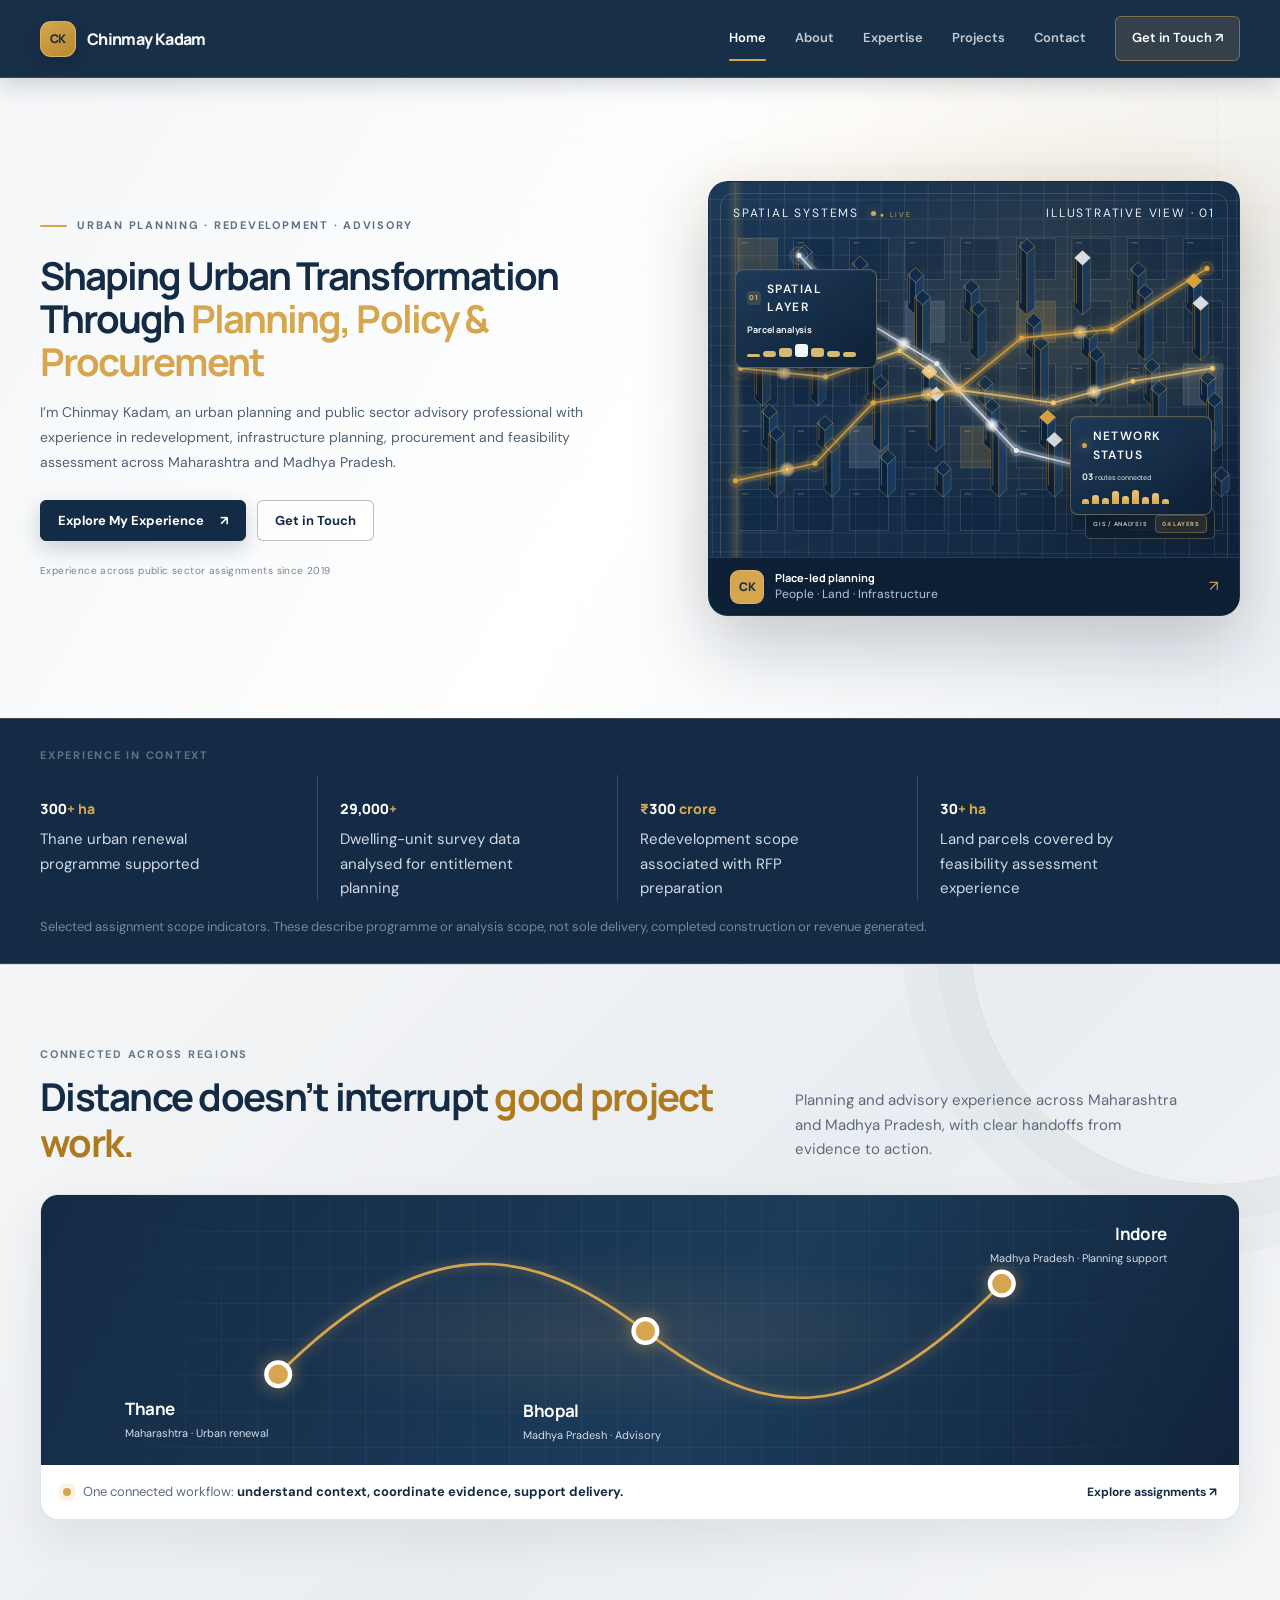
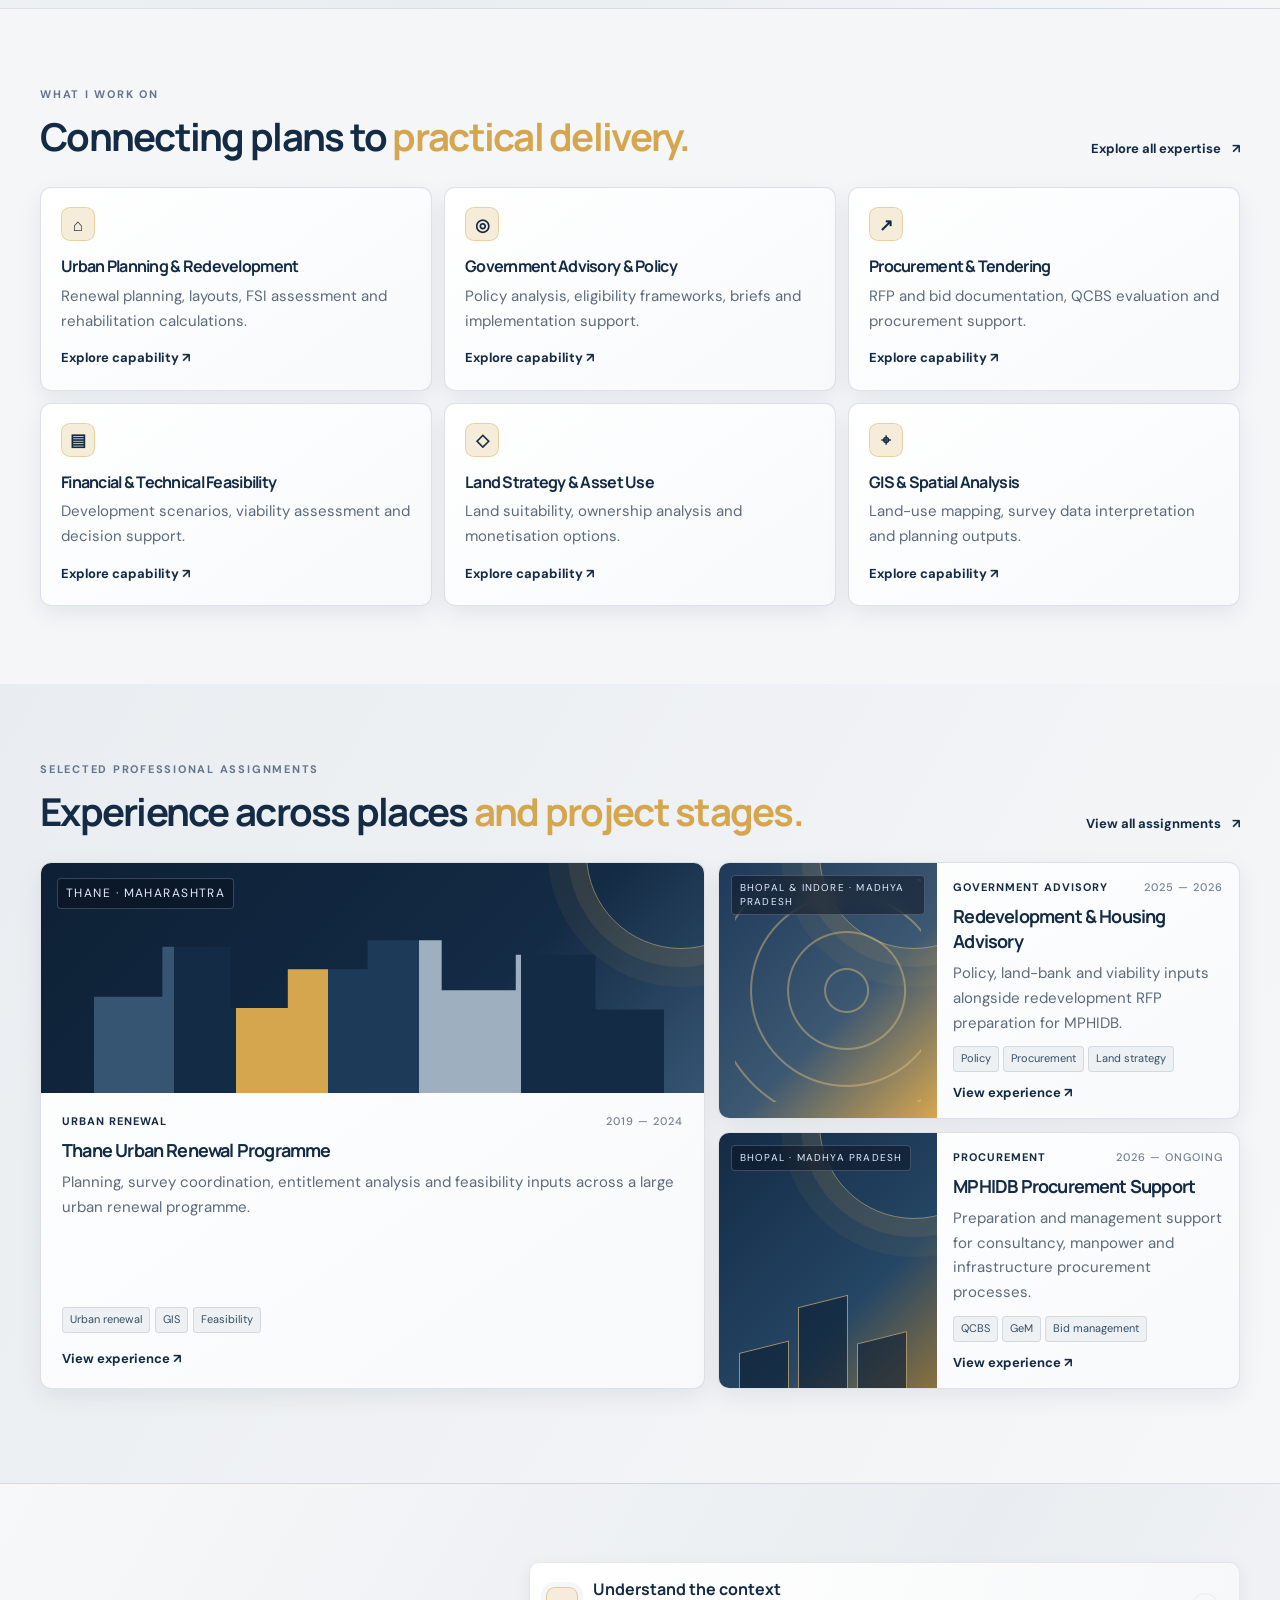
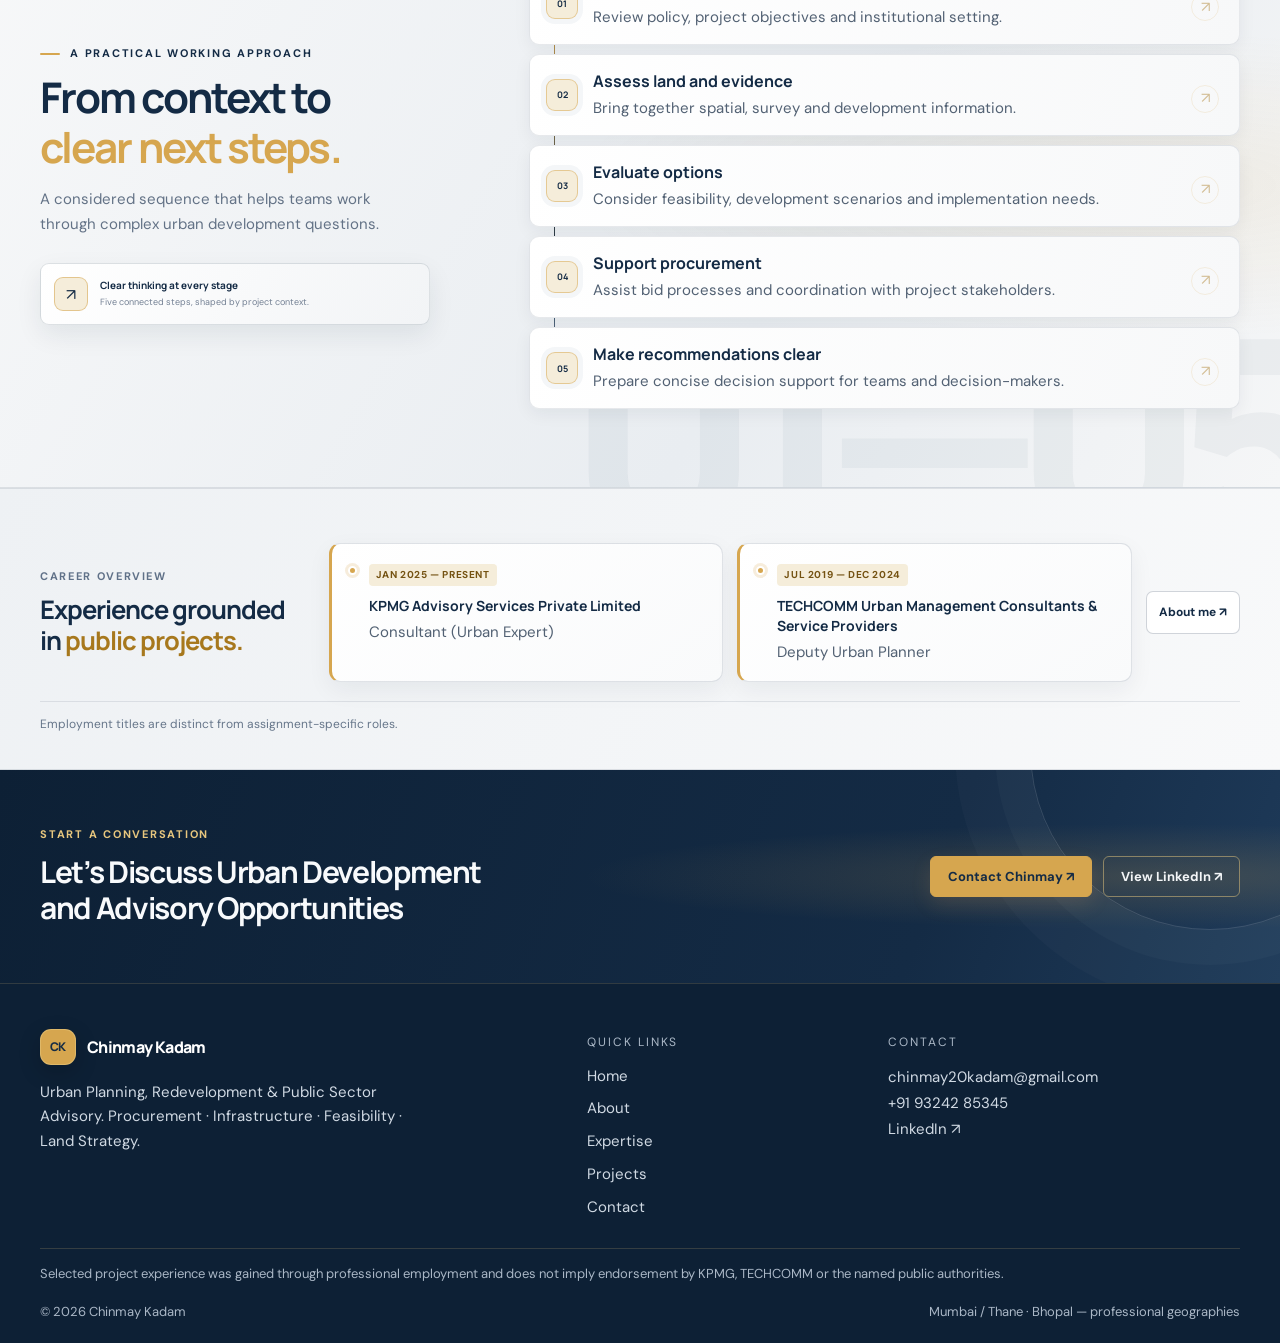
<file: index.html>
<!doctype html>
<html lang="en">
<head>
  <meta charset="utf-8"><meta name="viewport" content="width=device-width, initial-scale=1">
  <title>Chinmay Kadam | Urban Planning & Public Sector Advisory</title>
  <meta name="description" content="Urban planning, redevelopment, procurement and public sector advisory experience across Maharashtra and Madhya Pradesh.">
  <meta name="theme-color" content="#10243a"><link rel="preconnect" href="https://fonts.googleapis.com"><link rel="preconnect" href="https://fonts.gstatic.com" crossorigin>
  <link href="https://fonts.googleapis.com/css2?family=DM+Sans:wght@400;500;600;700&family=Manrope:wght@400;500;600;700;800&display=swap" rel="stylesheet">
  <link href="https://cdn.jsdelivr.net/npm/bootstrap@5.3.3/dist/css/bootstrap.min.css" rel="stylesheet"><link rel="stylesheet" href="assets/css/site.css">
  <script type="application/ld+json">{"@context":"https://schema.org","@type":"Person","name":"Chinmay Kadam","jobTitle":"Urban Planning, Redevelopment & Public Sector Advisory Professional","sameAs":["https://www.linkedin.com/in/chinmaytheurbanplanner"],"email":"mailto:chinmay20kadam@gmail.com","knowsAbout":["Urban planning","Redevelopment strategy","Public procurement","Urban infrastructure advisory","GIS-based planning"]}</script>
</head>
<body><div data-header></div><main id="main">
  <section class="hero-wrap"><div class="container hero-grid"><div class="hero-copy"><div class="eyebrow"><span></span> URBAN PLANNING · REDEVELOPMENT · ADVISORY</div><h1>Shaping Urban Transformation Through <em>Planning, Policy &amp; Procurement</em></h1><p class="hero-lede">I’m Chinmay Kadam, an urban planning and public sector advisory professional with experience in redevelopment, infrastructure planning, procurement and feasibility assessment across Maharashtra and Madhya Pradesh.</p><div class="button-row"><a class="btn btn-primary-custom" href="about.html">Explore My Experience <span aria-hidden="true">↗</span></a><a class="btn btn-outline-custom" href="contact.html">Get in Touch</a></div><p class="hero-note">Experience across public sector assignments since 2019</p></div><div class="city-art" aria-label="Animated illustrative GIS-style city map"><div class="art-top"><span>SPATIAL SYSTEMS <i>● LIVE</i></span><span>ILLUSTRATIVE VIEW · 01</span></div><canvas class="urban-canvas" data-urban-canvas role="img" aria-label="Abstract animated isometric city model with connected transit routes, parcel layers and survey nodes"></canvas><div class="map-data-card map-data-card-a"><small><span>01</span> SPATIAL LAYER</small><strong>Parcel analysis</strong><div class="layer-meter"><i></i><i></i><i></i><i></i><i></i><i></i><i></i></div></div><div class="map-data-card map-data-card-b"><small><span class="data-live"></span> NETWORK STATUS</small><strong>03 <em>routes connected</em></strong><div class="route-spark"><i></i><i></i><i></i><i></i><i></i><i></i><i></i><i></i><i></i></div></div><div class="map-hud"><span>GIS / ANALYSIS</span><b>04 LAYERS</b></div><div class="art-caption"><span class="art-mark">CK</span><div><strong>Place-led planning</strong><small>People · Land · Infrastructure</small></div><span class="art-arrow">↗</span></div></div></div></section>
  <section class="metrics-section"><div class="container"><div class="section-kicker">EXPERIENCE IN CONTEXT</div><div class="metrics-grid"><article><strong><span class="metric-value" data-count="300" data-format="number">0</span><span class="metric-unit">+ ha</span></strong><p>Thane urban renewal programme supported</p></article><article><strong><span class="metric-value" data-count="29000" data-format="grouped">0</span><span class="metric-unit">+</span></strong><p>Dwelling-unit survey data analysed for entitlement planning</p></article><article><strong><span class="metric-unit">₹</span><span class="metric-value" data-count="300" data-format="number">0</span><span class="metric-unit"> crore</span></strong><p>Redevelopment scope associated with RFP preparation</p></article><article><strong><span class="metric-value" data-count="30" data-format="number">0</span><span class="metric-unit">+ ha</span></strong><p>Land parcels covered by feasibility assessment experience</p></article></div><p class="fine-print">Selected assignment scope indicators. These describe programme or analysis scope, not sole delivery, completed construction or revenue generated.</p></div></section>
  <section class="regional-journey" aria-labelledby="regional-journey-title"><div class="container"><div class="regional-journey-head section-head"><div><div class="section-kicker">CONNECTED ACROSS REGIONS</div><h2 id="regional-journey-title">Distance doesn’t interrupt <em>good project work.</em></h2></div><p>Planning and advisory experience across Maharashtra and Madhya Pradesh, with clear handoffs from evidence to action.</p></div><div class="regional-route" data-route-reveal><div class="regional-route-map" aria-label="Project locations across Maharashtra and Madhya Pradesh"><svg viewBox="0 0 900 250" role="img" aria-labelledby="route-title route-desc"><title id="route-title">Connected project locations</title><desc id="route-desc">A route links Thane in Maharashtra with Bhopal and Indore in Madhya Pradesh.</desc><path class="route-track" d="M115 166 C250 32 345 42 455 126 S650 220 785 82"/><path class="route-progress" d="M115 166 C250 32 345 42 455 126 S650 220 785 82"/><circle class="route-node" cx="115" cy="166" r="11"/><circle class="route-node" cx="455" cy="126" r="11"/><circle class="route-node" cx="785" cy="82" r="11"/><circle class="route-pulse" cx="115" cy="166" r="22"/><circle class="route-pulse route-pulse-two" cx="455" cy="126" r="22"/><circle class="route-pulse route-pulse-three" cx="785" cy="82" r="22"/></svg><div class="route-label route-label-thane"><strong>Thane</strong><span>Maharashtra · Urban renewal</span></div><div class="route-label route-label-bhopal"><strong>Bhopal</strong><span>Madhya Pradesh · Advisory</span></div><div class="route-label route-label-indore"><strong>Indore</strong><span>Madhya Pradesh · Planning support</span></div></div><div class="regional-route-footer"><span class="route-live-dot" aria-hidden="true"></span><p>One connected workflow: <strong>understand context, coordinate evidence, support delivery.</strong></p><a class="text-link" href="projects.html">Explore assignments ↗</a></div></div></div></section>  <section class="section-pad"><div class="container"><div class="section-head"><div><div class="section-kicker">WHAT I WORK ON</div><h2>Connecting plans to <em>practical delivery.</em></h2></div><a class="text-link" href="expertise.html">Explore all expertise <span>↗</span></a></div><div class="expertise-grid"><a class="expertise-card" href="expertise.html#urban"><span class="icon-box">⌂</span><h3>Urban Planning &amp; Redevelopment</h3><p>Renewal planning, layouts, FSI assessment and rehabilitation calculations.</p><span class="card-link">Explore capability ↗</span></a><a class="expertise-card" href="expertise.html#advisory"><span class="icon-box">◎</span><h3>Government Advisory &amp; Policy</h3><p>Policy analysis, eligibility frameworks, briefs and implementation support.</p><span class="card-link">Explore capability ↗</span></a><a class="expertise-card" href="expertise.html#procurement"><span class="icon-box">↗</span><h3>Procurement &amp; Tendering</h3><p>RFP and bid documentation, QCBS evaluation and procurement support.</p><span class="card-link">Explore capability ↗</span></a><a class="expertise-card" href="expertise.html#feasibility"><span class="icon-box">▤</span><h3>Financial &amp; Technical Feasibility</h3><p>Development scenarios, viability assessment and decision support.</p><span class="card-link">Explore capability ↗</span></a><a class="expertise-card" href="expertise.html#land"><span class="icon-box">◇</span><h3>Land Strategy &amp; Asset Use</h3><p>Land suitability, ownership analysis and monetisation options.</p><span class="card-link">Explore capability ↗</span></a><a class="expertise-card" href="expertise.html#gis"><span class="icon-box">⌖</span><h3>GIS &amp; Spatial Analysis</h3><p>Land-use mapping, survey data interpretation and planning outputs.</p><span class="card-link">Explore capability ↗</span></a></div></div></section>
  <section class="section-pad soft-bg"><div class="container"><div class="section-head"><div><div class="section-kicker">SELECTED PROFESSIONAL ASSIGNMENTS</div><h2>Experience across places <em>and project stages.</em></h2></div><a class="text-link" href="projects.html">View all assignments <span>↗</span></a></div><div class="project-grid home-project-mosaic"><article class="project-card"><div class="project-visual visual-thane"><span>THANE · MAHARASHTRA</span><div class="mini-city"></div></div><div class="project-body"><div class="project-meta">URBAN RENEWAL <span>2019 — 2024</span></div><h3>Thane Urban Renewal Programme</h3><p>Planning, survey coordination, entitlement analysis and feasibility inputs across a large urban renewal programme.</p><div class="tag-row"><span>Urban renewal</span><span>GIS</span><span>Feasibility</span></div><a class="card-link" href="project-thane.html">View experience ↗</a></div></article><article class="project-card"><div class="project-visual visual-mp"><span>BHOPAL &amp; INDORE · MADHYA PRADESH</span><div class="contour-lines"></div></div><div class="project-body"><div class="project-meta">GOVERNMENT ADVISORY <span>2025 — 2026</span></div><h3>Redevelopment &amp; Housing Advisory</h3><p>Policy, land-bank and viability inputs alongside redevelopment RFP preparation for MPHIDB.</p><div class="tag-row"><span>Policy</span><span>Procurement</span><span>Land strategy</span></div><a class="card-link" href="project-mp.html">View experience ↗</a></div></article><article class="project-card"><div class="project-visual visual-proc"><span>BHOPAL · MADHYA PRADESH</span><div class="proc-shape"><i></i><i></i><i></i></div></div><div class="project-body"><div class="project-meta">PROCUREMENT <span>2026 — ONGOING</span></div><h3>MPHIDB Procurement Support</h3><p>Preparation and management support for consultancy, manpower and infrastructure procurement processes.</p><div class="tag-row"><span>QCBS</span><span>GeM</span><span>Bid management</span></div><a class="card-link" href="project-procurement.html">View experience ↗</a></div></article></div><p class="fine-print"></p></div></section>
  <section class="section-pad approach-section"><div class="container approach-layout"><div class="approach-intro"><div class="section-kicker">A PRACTICAL WORKING APPROACH</div><h2>From context to <em>clear next steps.</em></h2><p class="muted-copy">A considered sequence that helps teams work through complex urban development questions.</p><div class="approach-note"><span class="approach-note-icon" aria-hidden="true">↗</span><div><strong>Clear thinking at every stage</strong><small>Five connected steps, shaped by project context.</small></div></div></div><ol class="approach-list"><li><span>01</span><div><strong>Understand the context</strong><p>Review policy, project objectives and institutional setting.</p></div></li><li><span>02</span><div><strong>Assess land and evidence</strong><p>Bring together spatial, survey and development information.</p></div></li><li><span>03</span><div><strong>Evaluate options</strong><p>Consider feasibility, development scenarios and implementation needs.</p></div></li><li><span>04</span><div><strong>Support procurement</strong><p>Assist bid processes and coordination with project stakeholders.</p></div></li><li><span>05</span><div><strong>Make recommendations clear</strong><p>Prepare concise decision support for teams and decision-makers.</p></div></li></ol></div></section>
  <section class="career-strip"><div class="container career-inner"><div><div class="section-kicker">CAREER OVERVIEW</div><h2>Experience grounded in <em>public projects.</em></h2></div><div class="career-item"><span class="career-dot"></span><div><small>JAN 2025 — PRESENT</small><strong>KPMG Advisory Services Private Limited</strong><p>Consultant (Urban Expert)</p></div></div><div class="career-item"><span class="career-dot"></span><div><small>JUL 2019 — DEC 2024</small><strong>TECHCOMM Urban Management Consultants &amp; Service Providers</strong><p>Deputy Urban Planner</p></div></div><a class="text-link" href="about.html#education">About me ↗</a></div><div class="container"><p class="fine-print">Employment titles are distinct from assignment-specific roles.</p></div></section>
  <section class="closing-cta"><div class="container cta-inner"><div><div class="section-kicker">START A CONVERSATION</div><h2>Let’s Discuss Urban Development<br>and Advisory Opportunities</h2></div><div class="button-row"><a class="btn btn-light-custom" href="contact.html">Contact Chinmay ↗</a><a class="btn btn-ghost-light" href="https://www.linkedin.com/in/chinmaytheurbanplanner" target="_blank" rel="noopener noreferrer">View LinkedIn ↗</a></div></div></section>
</main><div data-footer></div><script src="assets/js/site.js" defer></script></body></html>
</file>
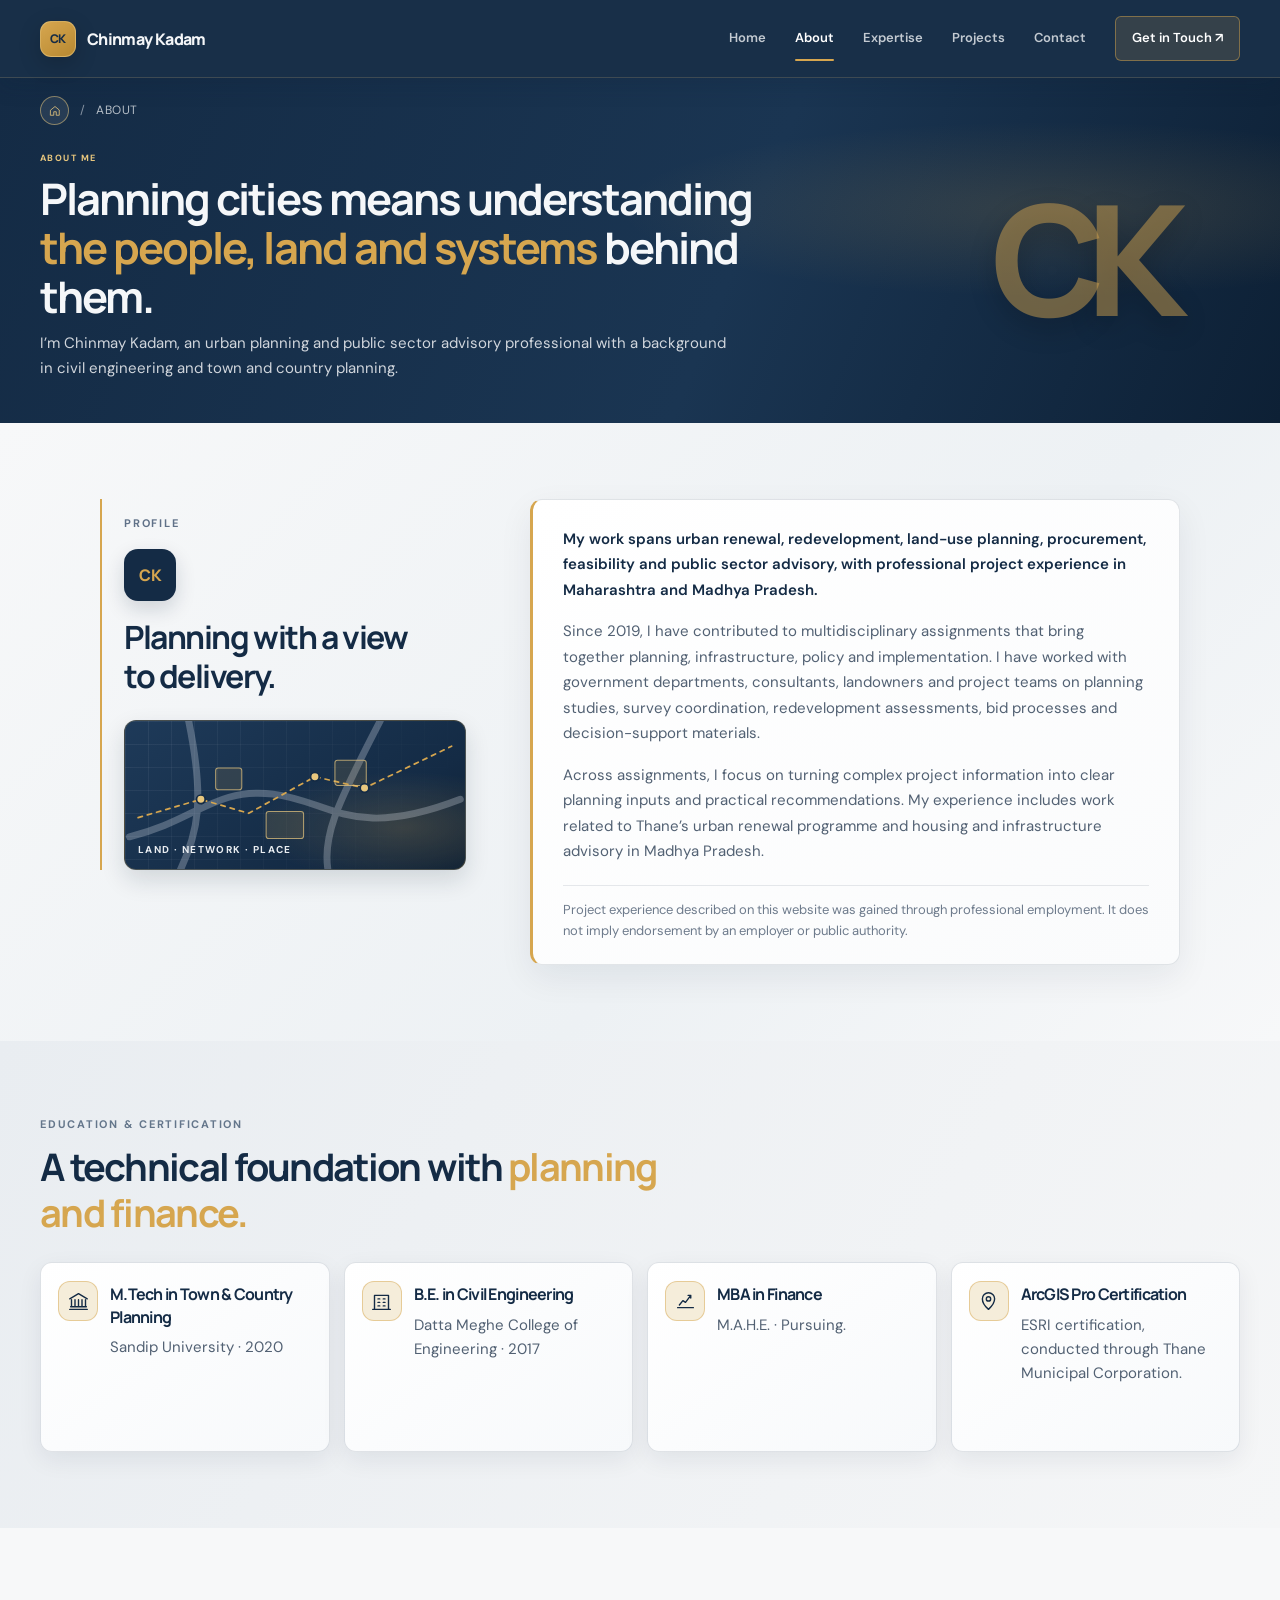
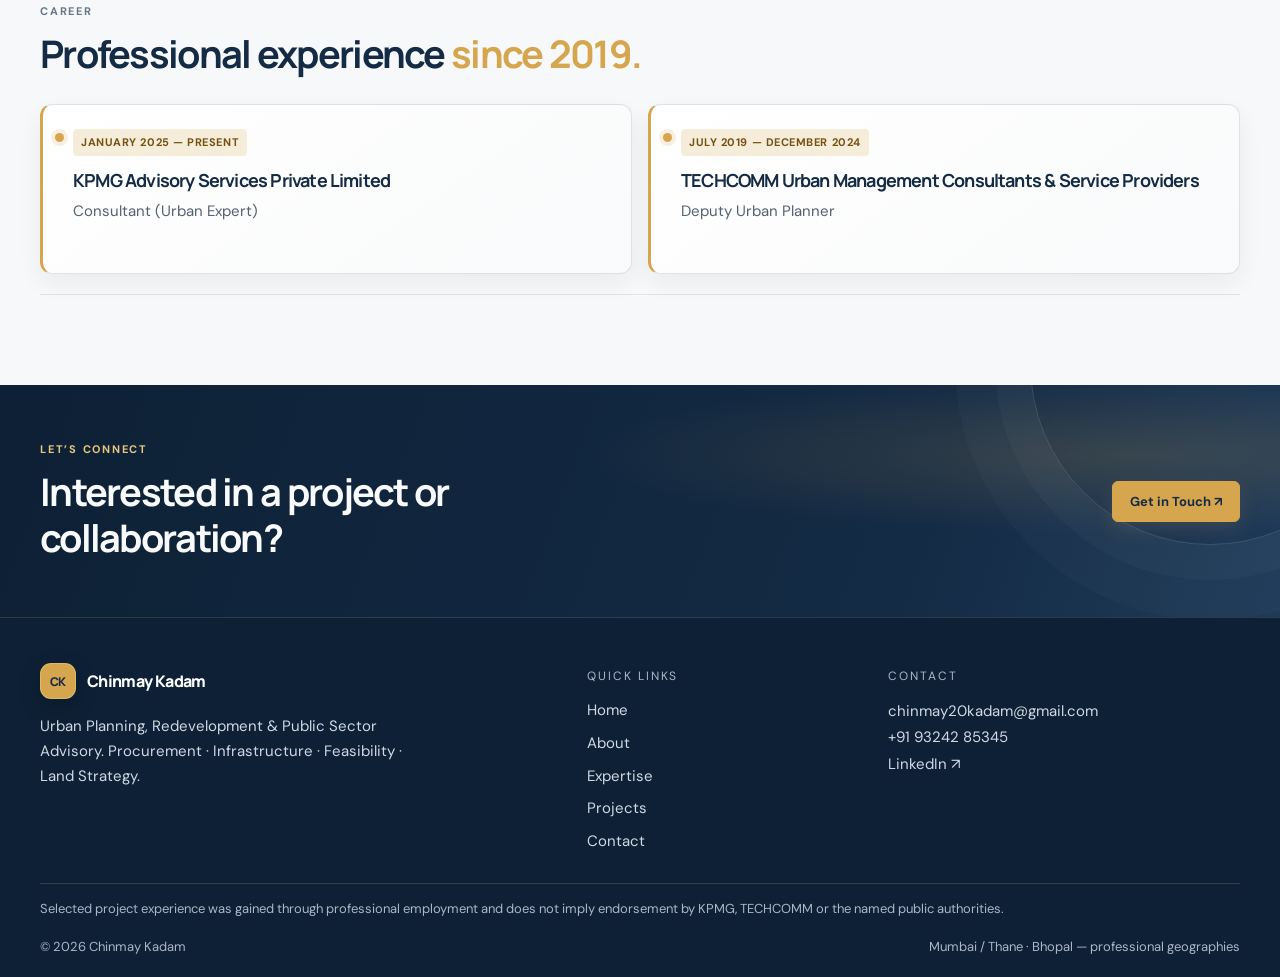
<file: about.html>
<!doctype html><html lang="en"><head><meta charset="utf-8"><meta name="viewport" content="width=device-width,initial-scale=1"><title>About Chinmay Kadam | Urban Planning Professional</title><meta name="description" content="Learn about Chinmay Kadam’s background in civil engineering, town planning and public sector advisory."><link rel="preconnect" href="https://fonts.googleapis.com"><link rel="preconnect" href="https://fonts.gstatic.com" crossorigin><link href="https://fonts.googleapis.com/css2?family=DM+Sans:wght@400;500;600;700&family=Manrope:wght@400;500;600;700;800&display=swap" rel="stylesheet"><link href="https://cdn.jsdelivr.net/npm/bootstrap@5.3.3/dist/css/bootstrap.min.css" rel="stylesheet"><link rel="stylesheet" href="assets/css/site.css"></head><body class="about-page"><div data-header></div><main id="main"><section class="page-hero"><div class="container"><div class="breadcrumbs"><a href="index.html">HOME</a> / ABOUT</div><div class="section-kicker">ABOUT ME</div><h1>Planning cities means understanding <em>the people, land and systems</em> behind them.</h1><p>I’m Chinmay Kadam, an urban planning and public sector advisory professional with a background in civil engineering and town and country planning.</p></div></section><section class="content-section about-intro"><div class="container"><div class="about-story-grid"><div class="about-story-aside"><div class="section-kicker">PROFILE</div><span class="about-profile-mark" aria-hidden="true">CK</span><h2>Planning with a view to delivery.</h2><div class="about-planning-visual" aria-hidden="true"><svg viewBox="0 0 360 170" role="presentation"><path class="map-road" d="M-10 133C65 115 88 76 155 84s91 54 215 6M44 180c27-52 32-92 14-180M220 180c-12-42 8-84 58-180"/><path class="map-route" d="M0 111 72 90l55 16 76-42 57 13 100-48"/><rect x="89" y="54" width="30" height="25" rx="3"/><rect x="147" y="104" width="43" height="31" rx="3"/><rect x="226" y="45" width="36" height="29" rx="3"/><circle cx="72" cy="90" r="5"/><circle cx="203" cy="64" r="5"/><circle cx="260" cy="77" r="5"/></svg><span class="planning-visual-label">LAND · NETWORK · PLACE</span></div></div><div class="about-story-copy"><p class="lead-copy">My work spans urban renewal, redevelopment, land-use planning, procurement, feasibility and public sector advisory, with professional project experience in Maharashtra and Madhya Pradesh.</p><p class="body-copy">Since 2019, I have contributed to multidisciplinary assignments that bring together planning, infrastructure, policy and implementation. I have worked with government departments, consultants, landowners and project teams on planning studies, survey coordination, redevelopment assessments, bid processes and decision-support materials.</p><p class="body-copy">Across assignments, I focus on turning complex project information into clear planning inputs and practical recommendations. My experience includes work related to Thane’s urban renewal programme and housing and infrastructure advisory in Madhya Pradesh.</p><p class="fine-print">Project experience described on this website was gained through professional employment. It does not imply endorsement by an employer or public authority.</p></div></div></section><section class="soft-bg content-section about-education" id="education"><div class="container"><div class="section-head"><div><div class="section-kicker">EDUCATION &amp; CERTIFICATION</div><h2>A technical foundation with <em>planning and finance.</em></h2></div></div><div class="info-grid"><article class="info-card about-info-card"><span class="about-info-icon" aria-hidden="true"><svg viewBox="0 0 24 24"><path d="m2 9 10-6 10 6M4 10v8m4-8v8m4-8v8m4-8v8m4-8v8M2 21h20M3 18h18"/></svg></span><h3>M.Tech in Town &amp; Country Planning</h3><p>Sandip University · 2020</p></article><article class="info-card about-info-card"><span class="about-info-icon" aria-hidden="true"><svg viewBox="0 0 24 24"><path d="M4 21V5h16v16M8 9h2m4 0h2M8 13h2m4 0h2M8 17h2m4 0h2M2 21h20"/></svg></span><h3>B.E. in Civil Engineering</h3><p>Datta Meghe College of Engineering · 2017</p></article><article class="info-card about-info-card"><span class="about-info-icon" aria-hidden="true"><svg viewBox="0 0 24 24"><path d="M3 19h18M5 16l4-5 3 2 6-8M15 5h3v3"/></svg></span><h3>MBA in Finance</h3><p>M.A.H.E. · Pursuing.</p></article><article class="info-card about-info-card"><span class="about-info-icon" aria-hidden="true"><svg viewBox="0 0 24 24"><path d="M12 21s7-6.2 7-12a7 7 0 1 0-14 0c0 5.8 7 12 7 12Z"/><circle cx="12" cy="9" r="2.5"/></svg></span><h3>ArcGIS Pro Certification</h3><p>ESRI certification, conducted through Thane Municipal Corporation.</p></article></div></div></section><section class="content-section about-career"><div class="container"><div class="section-head"><div><div class="section-kicker">CAREER</div><h2>Professional experience <em>since 2019.</em></h2></div></div><div class="timeline"><article class="timeline-item"><small>JANUARY 2025 — PRESENT</small><h3>KPMG Advisory Services Private Limited</h3><p>Consultant (Urban Expert)</p></article><article class="timeline-item"><small>JULY 2019 — DECEMBER 2024</small><h3>TECHCOMM Urban Management Consultants &amp; Service Providers</h3><p>Deputy Urban Planner</p></article></div><p class="fine-print"></p></div></section><section class="closing-cta about-cta"><div class="container cta-inner"><div><div class="section-kicker">LET’S CONNECT</div><h2>Interested in a project or collaboration?</h2></div><a class="btn btn-light-custom" href="contact.html">Get in Touch ↗</a></div></section></main><div data-footer></div><script src="assets/js/site.js" defer></script></body></html>
</file>
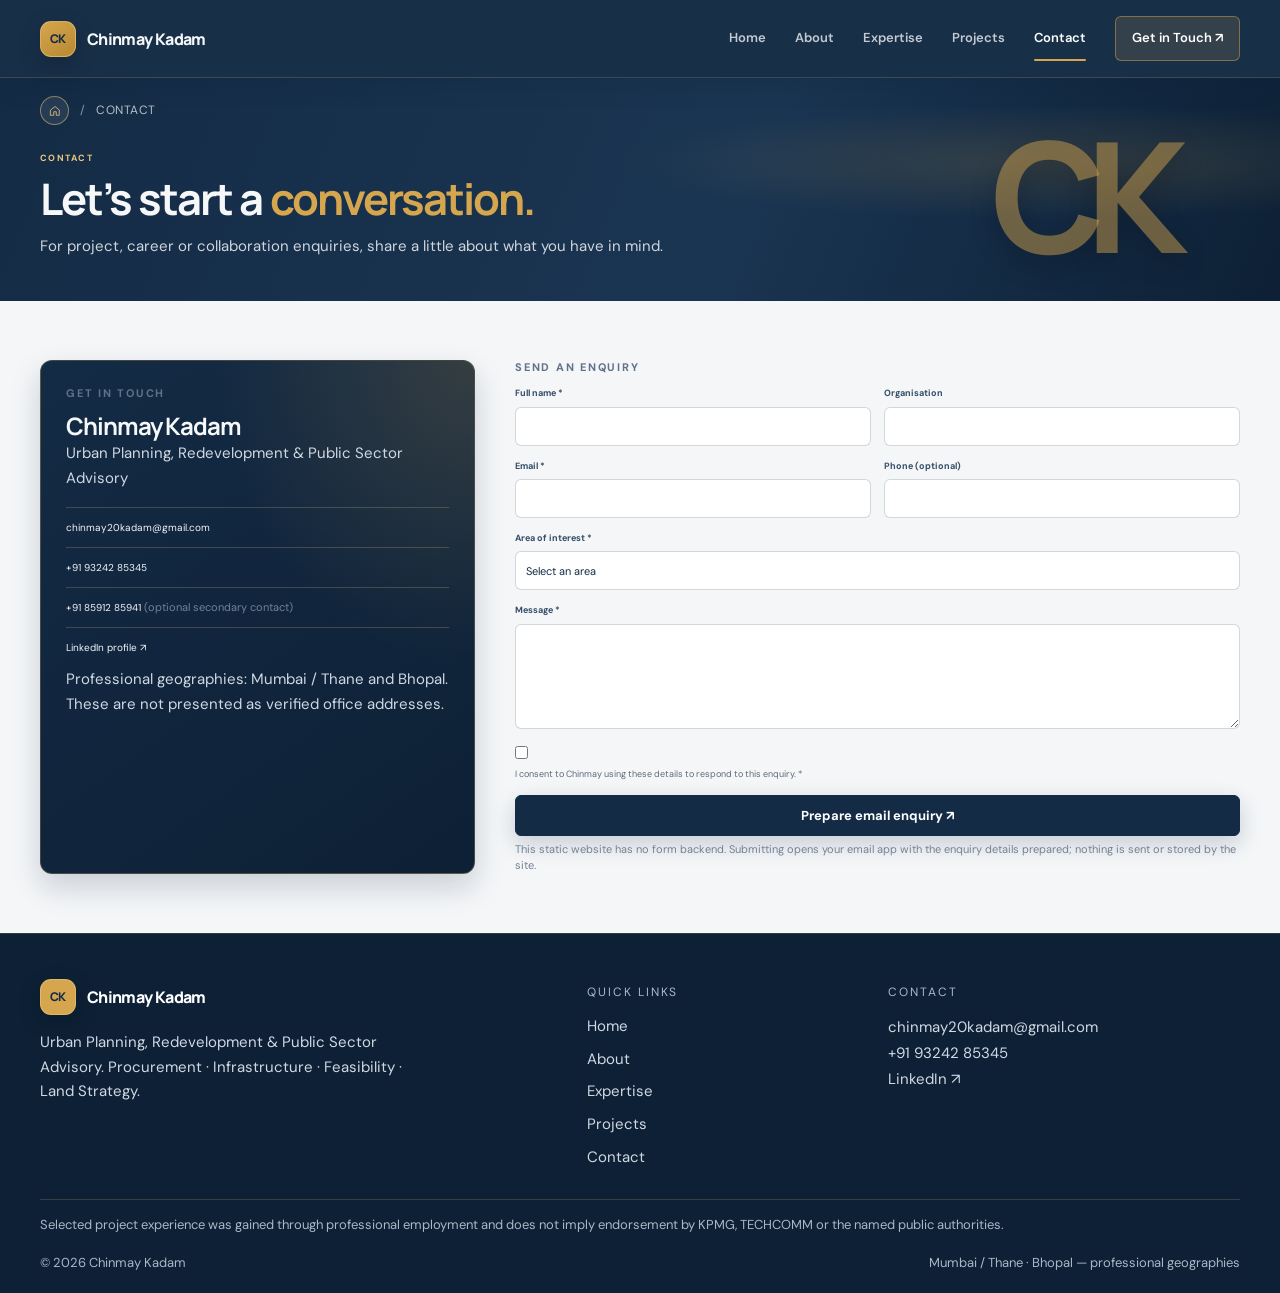
<file: contact.html>
<!doctype html><html lang="en"><head><meta charset="utf-8"><meta name="viewport" content="width=device-width,initial-scale=1"><title>Contact Chinmay Kadam | Urban Advisory</title><meta name="description" content="Contact Chinmay Kadam about urban planning, redevelopment, procurement and public sector advisory opportunities."><link href="https://fonts.googleapis.com/css2?family=DM+Sans:wght@400;500;600;700&family=Manrope:wght@400;500;600;700;800&display=swap" rel="stylesheet"><link href="https://cdn.jsdelivr.net/npm/bootstrap@5.3.3/dist/css/bootstrap.min.css" rel="stylesheet"><link rel="stylesheet" href="assets/css/site.css"></head><body><div data-header></div><main id="main"><section class="page-hero"><div class="container"><div class="breadcrumbs"><a href="index.html">HOME</a> / CONTACT</div><div class="section-kicker">CONTACT</div><h1>Let’s start a <em>conversation.</em></h1><p>For project, career or collaboration enquiries, share a little about what you have in mind.</p></div></section><section class="content-section"><div class="container contact-layout"><aside class="contact-card"><div class="section-kicker">GET IN TOUCH</div><h2>Chinmay Kadam</h2><p>Urban Planning, Redevelopment &amp; Public Sector Advisory</p><div class="contact-method"><a href="mailto:chinmay20kadam@gmail.com">chinmay20kadam@gmail.com</a></div><div class="contact-method"><a href="tel:+919324285345">+91 93242 85345</a></div><div class="contact-method"><a href="tel:+918591285941">+91 85912 85941</a> <span class="form-hint">(optional secondary contact)</span></div><div class="contact-method"><a href="https://www.linkedin.com/in/chinmaytheurbanplanner" target="_blank" rel="noopener noreferrer">LinkedIn profile ↗</a></div><p class="form-hint">Professional geographies: Mumbai / Thane and Bhopal. These are not presented as verified office addresses.</p></aside><div><div class="section-kicker">SEND AN ENQUIRY</div><form class="contact-form" id="contact-form"><div class="form-field"><label for="name">Full name *</label><input class="form-control" id="name" name="name" autocomplete="name" required maxlength="100"></div><div class="form-field"><label for="organisation">Organisation</label><input class="form-control" id="organisation" name="organisation" autocomplete="organization" maxlength="120"></div><div class="form-field"><label for="email">Email *</label><input class="form-control" type="email" id="email" name="email" autocomplete="email" required maxlength="150"></div><div class="form-field"><label for="phone">Phone (optional)</label><input class="form-control" type="tel" id="phone" name="phone" autocomplete="tel" maxlength="30"></div><div class="form-field full"><label for="interest">Area of interest *</label><select class="form-select" id="interest" name="interest" required><option value="" selected disabled>Select an area</option><option>Urban Planning &amp; Redevelopment</option><option>Procurement &amp; Tendering</option><option>Government Advisory</option><option>Feasibility &amp; Land Strategy</option><option>Career / Collaboration</option><option>Other</option></select></div><div class="form-field full"><label for="message">Message *</label><textarea class="form-control" id="message" name="message" required maxlength="3000"></textarea></div><label class="consent-row form-field full"><input type="checkbox" name="consent" required><span>I consent to Chinmay using these details to respond to this enquiry. *</span></label><div class="form-field full"><button class="btn btn-primary-custom" type="submit">Prepare email enquiry ↗</button><span class="form-hint">This static website has no form backend. Submitting opens your email app with the enquiry details prepared; nothing is sent or stored by the site.</span><div class="form-status" role="status" aria-live="polite" data-form-status></div></div></form></div></div></section></main><div data-footer></div><script src="assets/js/site.js" defer></script></body></html>
</file>
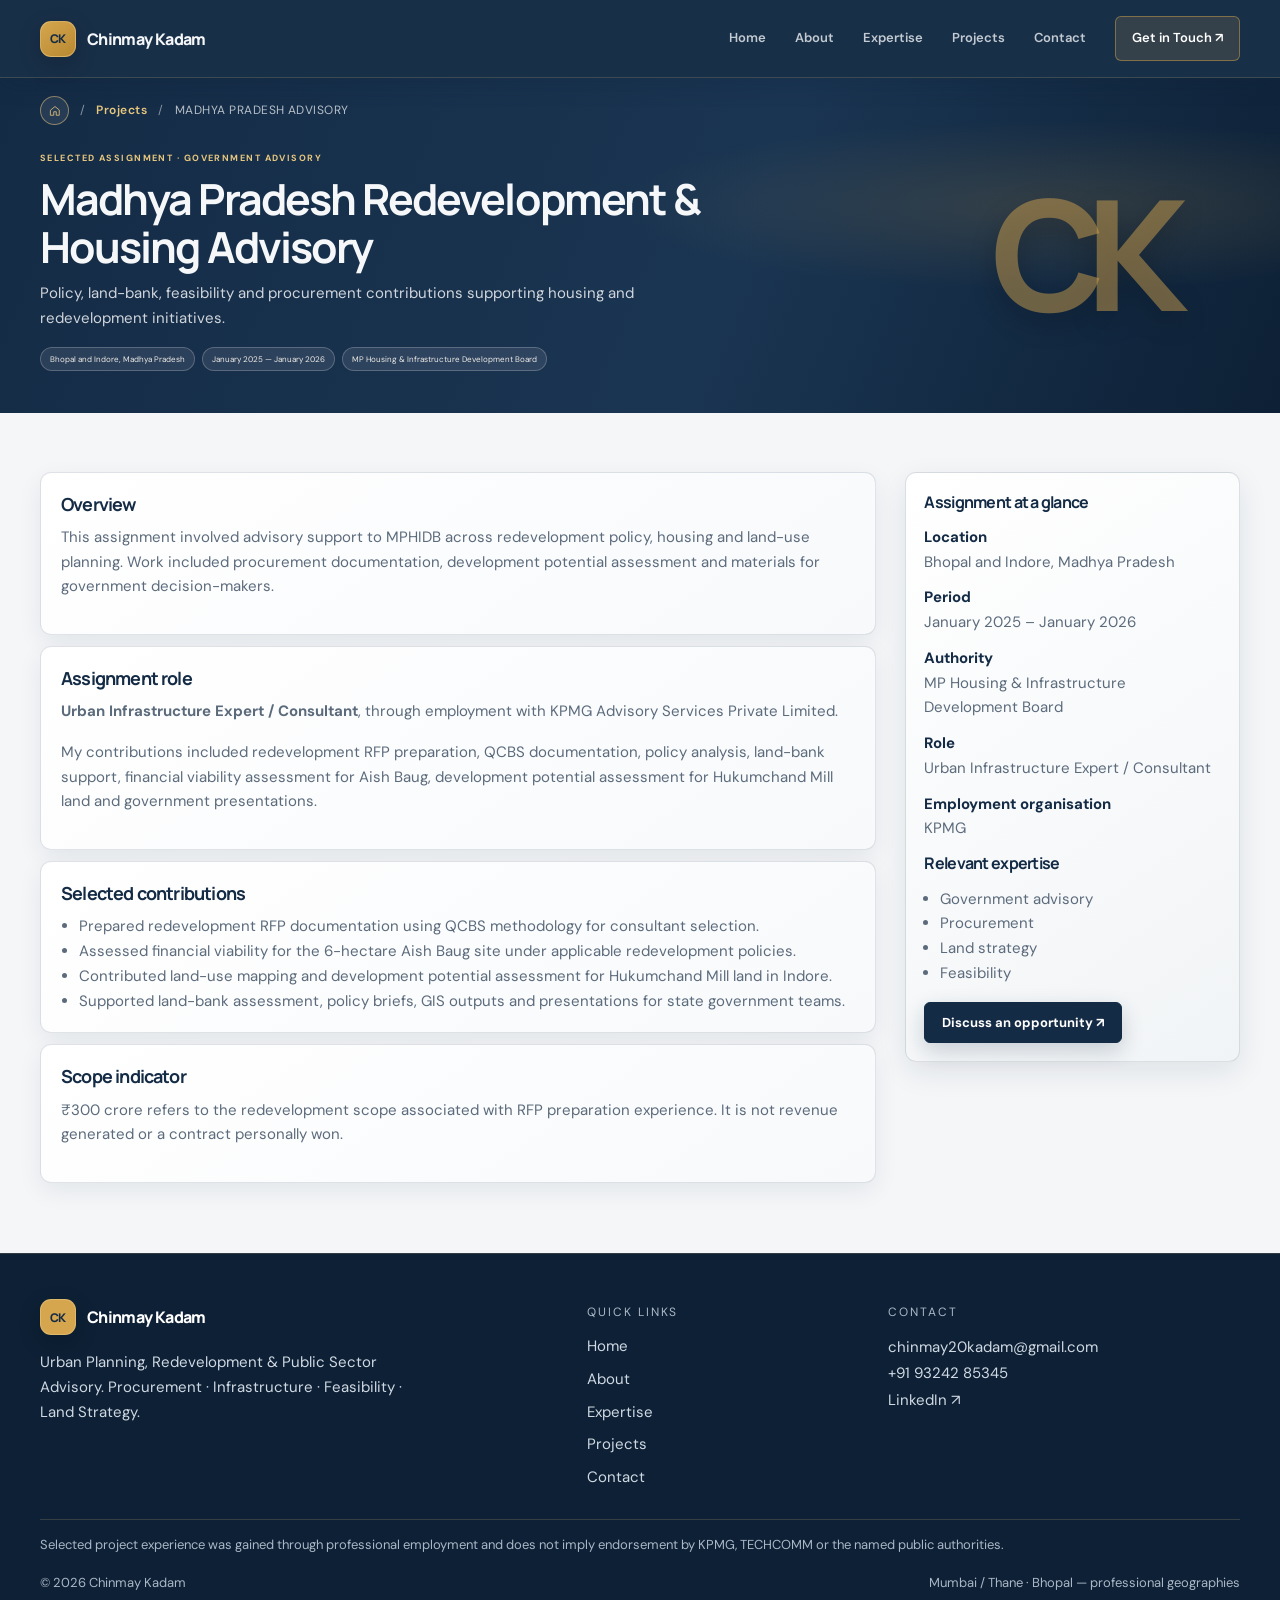
<file: project-mp.html>
<!doctype html><html lang="en"><head><meta charset="utf-8"><meta name="viewport" content="width=device-width,initial-scale=1"><title>Madhya Pradesh Redevelopment &amp; Housing Advisory | Chinmay Kadam</title><meta name="description" content="Selected contributions to redevelopment and housing advisory for MPHIDB in Bhopal and Indore."><link href="https://fonts.googleapis.com/css2?family=DM+Sans:wght@400;500;600;700&family=Manrope:wght@400;500;600;700;800&display=swap" rel="stylesheet"><link href="https://cdn.jsdelivr.net/npm/bootstrap@5.3.3/dist/css/bootstrap.min.css" rel="stylesheet"><link rel="stylesheet" href="assets/css/site.css"></head><body><div data-header></div><main id="main"><section class="detail-hero"><div class="container"><div class="breadcrumbs"><a href="projects.html">PROJECTS</a> / MADHYA PRADESH ADVISORY</div><div class="section-kicker">SELECTED ASSIGNMENT · GOVERNMENT ADVISORY</div><h1>Madhya Pradesh Redevelopment &amp; Housing Advisory</h1><p>Policy, land-bank, feasibility and procurement contributions supporting housing and redevelopment initiatives.</p><div class="detail-meta"><span>Bhopal and Indore, Madhya Pradesh</span><span>January 2025 — January 2026</span><span>MP Housing &amp; Infrastructure Development Board</span></div></div></section><section class="content-section"><div class="container detail-layout"><div class="detail-main"><section><h2>Overview</h2><p>This assignment involved advisory support to MPHIDB across redevelopment policy, housing and land-use planning. Work included procurement documentation, development potential assessment and materials for government decision-makers.</p></section><section><h2>Assignment role</h2><p><strong>Urban Infrastructure Expert / Consultant</strong>, through employment with KPMG Advisory Services Private Limited.</p><p>My contributions included redevelopment RFP preparation, QCBS documentation, policy analysis, land-bank support, financial viability assessment for Aish Baug, development potential assessment for Hukumchand Mill land and government presentations.</p></section><section><h2>Selected contributions</h2><ul><li>Prepared redevelopment RFP documentation using QCBS methodology for consultant selection.</li><li>Assessed financial viability for the 6-hectare Aish Baug site under applicable redevelopment policies.</li><li>Contributed land-use mapping and development potential assessment for Hukumchand Mill land in Indore.</li><li>Supported land-bank assessment, policy briefs, GIS outputs and presentations for state government teams.</li></ul></section><section><h2>Scope indicator</h2><p>₹300 crore refers to the redevelopment scope associated with RFP preparation experience. It is not revenue generated or a contract personally won.</p></section></div><aside class="detail-aside"><h3>Assignment at a glance</h3><p><strong>Location</strong><br>Bhopal and Indore, Madhya Pradesh</p><p><strong>Period</strong><br>January 2025 – January 2026</p><p><strong>Authority</strong><br>MP Housing &amp; Infrastructure Development Board</p><p><strong>Role</strong><br>Urban Infrastructure Expert / Consultant</p><p><strong>Employment organisation</strong><br>KPMG</p><h3>Relevant expertise</h3><ul><li>Government advisory</li><li>Procurement</li><li>Land strategy</li><li>Feasibility</li></ul><a class="btn btn-primary-custom" href="contact.html">Discuss an opportunity ↗</a></aside></div></section></main><div data-footer></div><script src="assets/js/site.js" defer></script></body></html>
</file>
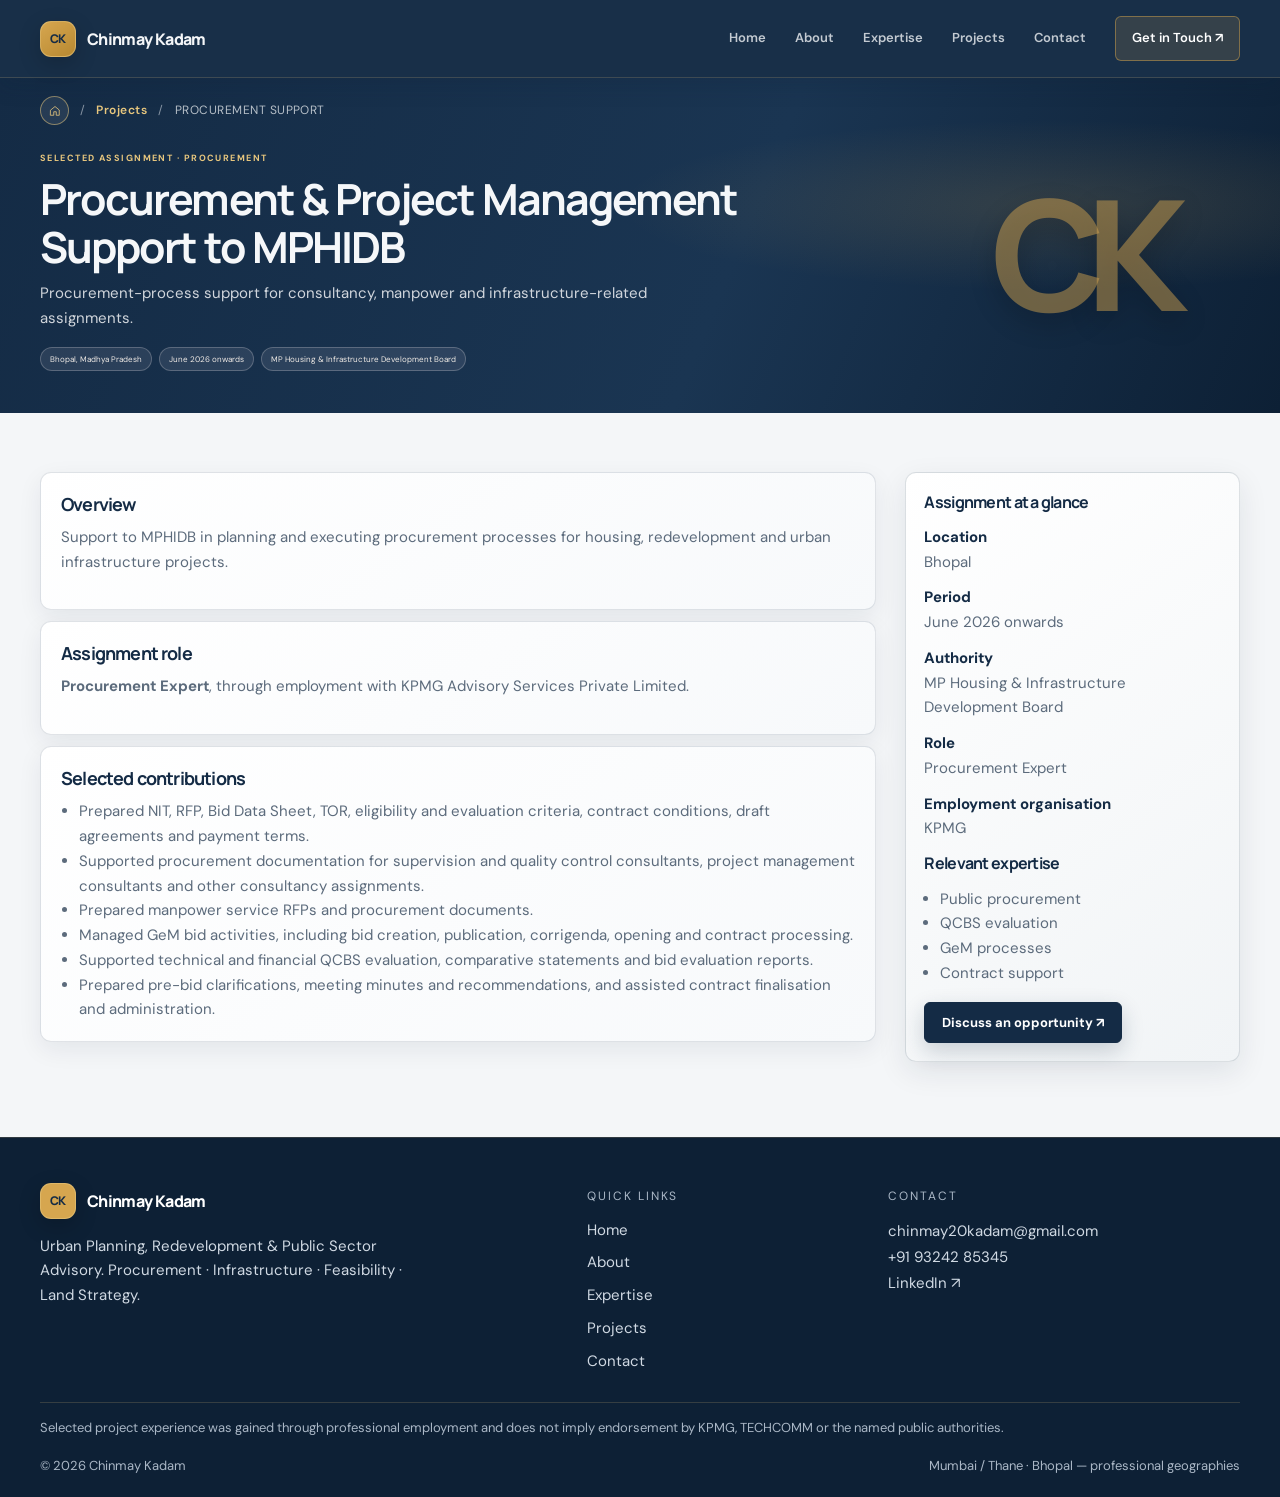
<file: project-procurement.html>
<!doctype html><html lang="en"><head><meta charset="utf-8"><meta name="viewport" content="width=device-width,initial-scale=1"><title>MPHIDB Procurement Support | Chinmay Kadam</title><meta name="description" content="Procurement expert contributions to MPHIDB housing, redevelopment and urban infrastructure procurement processes."><link href="https://fonts.googleapis.com/css2?family=DM+Sans:wght@400;500;600;700&family=Manrope:wght@400;500;600;700;800&display=swap" rel="stylesheet"><link href="https://cdn.jsdelivr.net/npm/bootstrap@5.3.3/dist/css/bootstrap.min.css" rel="stylesheet"><link rel="stylesheet" href="assets/css/site.css"></head><body><div data-header></div><main id="main"><section class="detail-hero"><div class="container"><div class="breadcrumbs"><a href="projects.html">PROJECTS</a> / PROCUREMENT SUPPORT</div><div class="section-kicker">SELECTED ASSIGNMENT · PROCUREMENT</div><h1>Procurement &amp; Project Management Support to MPHIDB</h1><p>Procurement-process support for consultancy, manpower and infrastructure-related assignments.</p><div class="detail-meta"><span>Bhopal, Madhya Pradesh</span><span>June 2026 onwards</span><span>MP Housing &amp; Infrastructure Development Board</span></div></div></section><section class="content-section"><div class="container detail-layout"><div class="detail-main"><section><h2>Overview</h2><p>Support to MPHIDB in planning and executing procurement processes for housing, redevelopment and urban infrastructure projects.</p></section><section><h2>Assignment role</h2><p><strong>Procurement Expert</strong>, through employment with KPMG Advisory Services Private Limited.</p></section><section><h2>Selected contributions</h2><ul><li>Prepared NIT, RFP, Bid Data Sheet, TOR, eligibility and evaluation criteria, contract conditions, draft agreements and payment terms.</li><li>Supported procurement documentation for supervision and quality control consultants, project management consultants and other consultancy assignments.</li><li>Prepared manpower service RFPs and procurement documents.</li><li>Managed GeM bid activities, including bid creation, publication, corrigenda, opening and contract processing.</li><li>Supported technical and financial QCBS evaluation, comparative statements and bid evaluation reports.</li><li>Prepared pre-bid clarifications, meeting minutes and recommendations, and assisted contract finalisation and administration.</li></ul></section></div><aside class="detail-aside"><h3>Assignment at a glance</h3><p><strong>Location</strong><br>Bhopal</p><p><strong>Period</strong><br>June 2026 onwards</p><p><strong>Authority</strong><br>MP Housing &amp; Infrastructure Development Board</p><p><strong>Role</strong><br>Procurement Expert</p><p><strong>Employment organisation</strong><br>KPMG</p><h3>Relevant expertise</h3><ul><li>Public procurement</li><li>QCBS evaluation</li><li>GeM processes</li><li>Contract support</li></ul><a class="btn btn-primary-custom" href="contact.html">Discuss an opportunity ↗</a></aside></div><div class="container"><p class="fine-print"></p></div></section></main><div data-footer></div><script src="assets/js/site.js" defer></script></body></html>
</file>
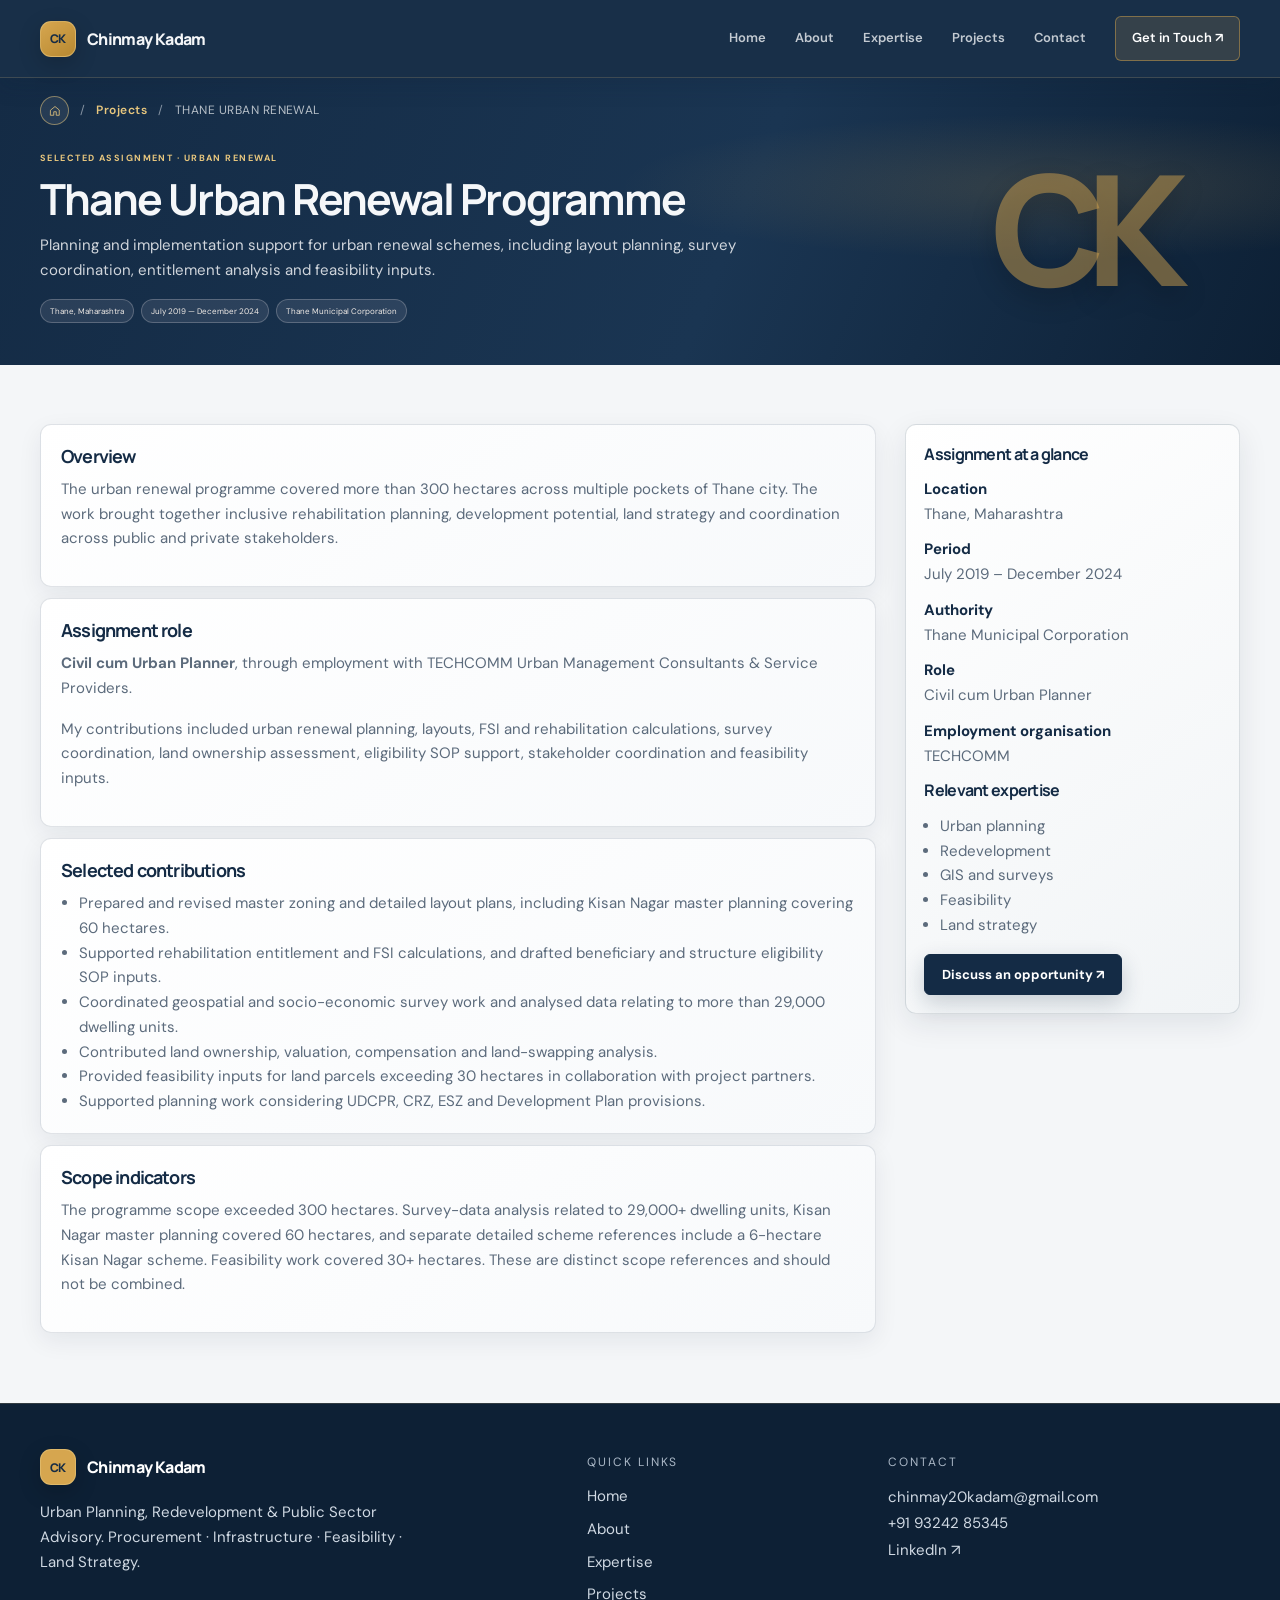
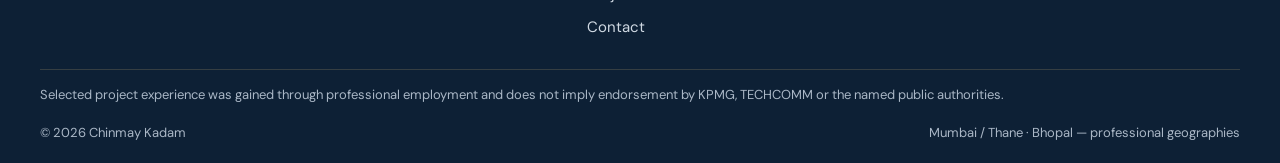
<file: project-thane.html>
<!doctype html><html lang="en"><head><meta charset="utf-8"><meta name="viewport" content="width=device-width,initial-scale=1"><title>Thane Urban Renewal Programme | Chinmay Kadam</title><meta name="description" content="Selected professional contributions to urban renewal planning and analysis in Thane, Maharashtra."><link href="https://fonts.googleapis.com/css2?family=DM+Sans:wght@400;500;600;700&family=Manrope:wght@400;500;600;700;800&display=swap" rel="stylesheet"><link href="https://cdn.jsdelivr.net/npm/bootstrap@5.3.3/dist/css/bootstrap.min.css" rel="stylesheet"><link rel="stylesheet" href="assets/css/site.css"></head><body><div data-header></div><main id="main"><section class="detail-hero"><div class="container"><div class="breadcrumbs"><a href="projects.html">PROJECTS</a> / THANE URBAN RENEWAL</div><div class="section-kicker">SELECTED ASSIGNMENT · URBAN RENEWAL</div><h1>Thane Urban Renewal Programme</h1><p>Planning and implementation support for urban renewal schemes, including layout planning, survey coordination, entitlement analysis and feasibility inputs.</p><div class="detail-meta"><span>Thane, Maharashtra</span><span>July 2019 — December 2024</span><span>Thane Municipal Corporation</span></div></div></section><section class="content-section"><div class="container detail-layout"><div class="detail-main"><section><h2>Overview</h2><p>The urban renewal programme covered more than 300 hectares across multiple pockets of Thane city. The work brought together inclusive rehabilitation planning, development potential, land strategy and coordination across public and private stakeholders.</p></section><section><h2>Assignment role</h2><p><strong>Civil cum Urban Planner</strong>, through employment with TECHCOMM Urban Management Consultants &amp; Service Providers.</p><p>My contributions included urban renewal planning, layouts, FSI and rehabilitation calculations, survey coordination, land ownership assessment, eligibility SOP support, stakeholder coordination and feasibility inputs.</p></section><section><h2>Selected contributions</h2><ul><li>Prepared and revised master zoning and detailed layout plans, including Kisan Nagar master planning covering 60 hectares.</li><li>Supported rehabilitation entitlement and FSI calculations, and drafted beneficiary and structure eligibility SOP inputs.</li><li>Coordinated geospatial and socio-economic survey work and analysed data relating to more than 29,000 dwelling units.</li><li>Contributed land ownership, valuation, compensation and land-swapping analysis.</li><li>Provided feasibility inputs for land parcels exceeding 30 hectares in collaboration with project partners.</li><li>Supported planning work considering UDCPR, CRZ, ESZ and Development Plan provisions.</li></ul></section><section><h2>Scope indicators</h2><p>The programme scope exceeded 300 hectares. Survey-data analysis related to 29,000+ dwelling units, Kisan Nagar master planning covered 60 hectares, and separate detailed scheme references include a 6-hectare Kisan Nagar scheme. Feasibility work covered 30+ hectares. These are distinct scope references and should not be combined.</p></section></div><aside class="detail-aside"><h3>Assignment at a glance</h3><p><strong>Location</strong><br>Thane, Maharashtra</p><p><strong>Period</strong><br>July 2019 – December 2024</p><p><strong>Authority</strong><br>Thane Municipal Corporation</p><p><strong>Role</strong><br>Civil cum Urban Planner</p><p><strong>Employment organisation</strong><br>TECHCOMM</p><h3>Relevant expertise</h3><ul><li>Urban planning</li><li>Redevelopment</li><li>GIS and surveys</li><li>Feasibility</li><li>Land strategy</li></ul><a class="btn btn-primary-custom" href="contact.html">Discuss an opportunity ↗</a></aside></div></section></main><div data-footer></div><script src="assets/js/site.js" defer></script></body></html>
</file>
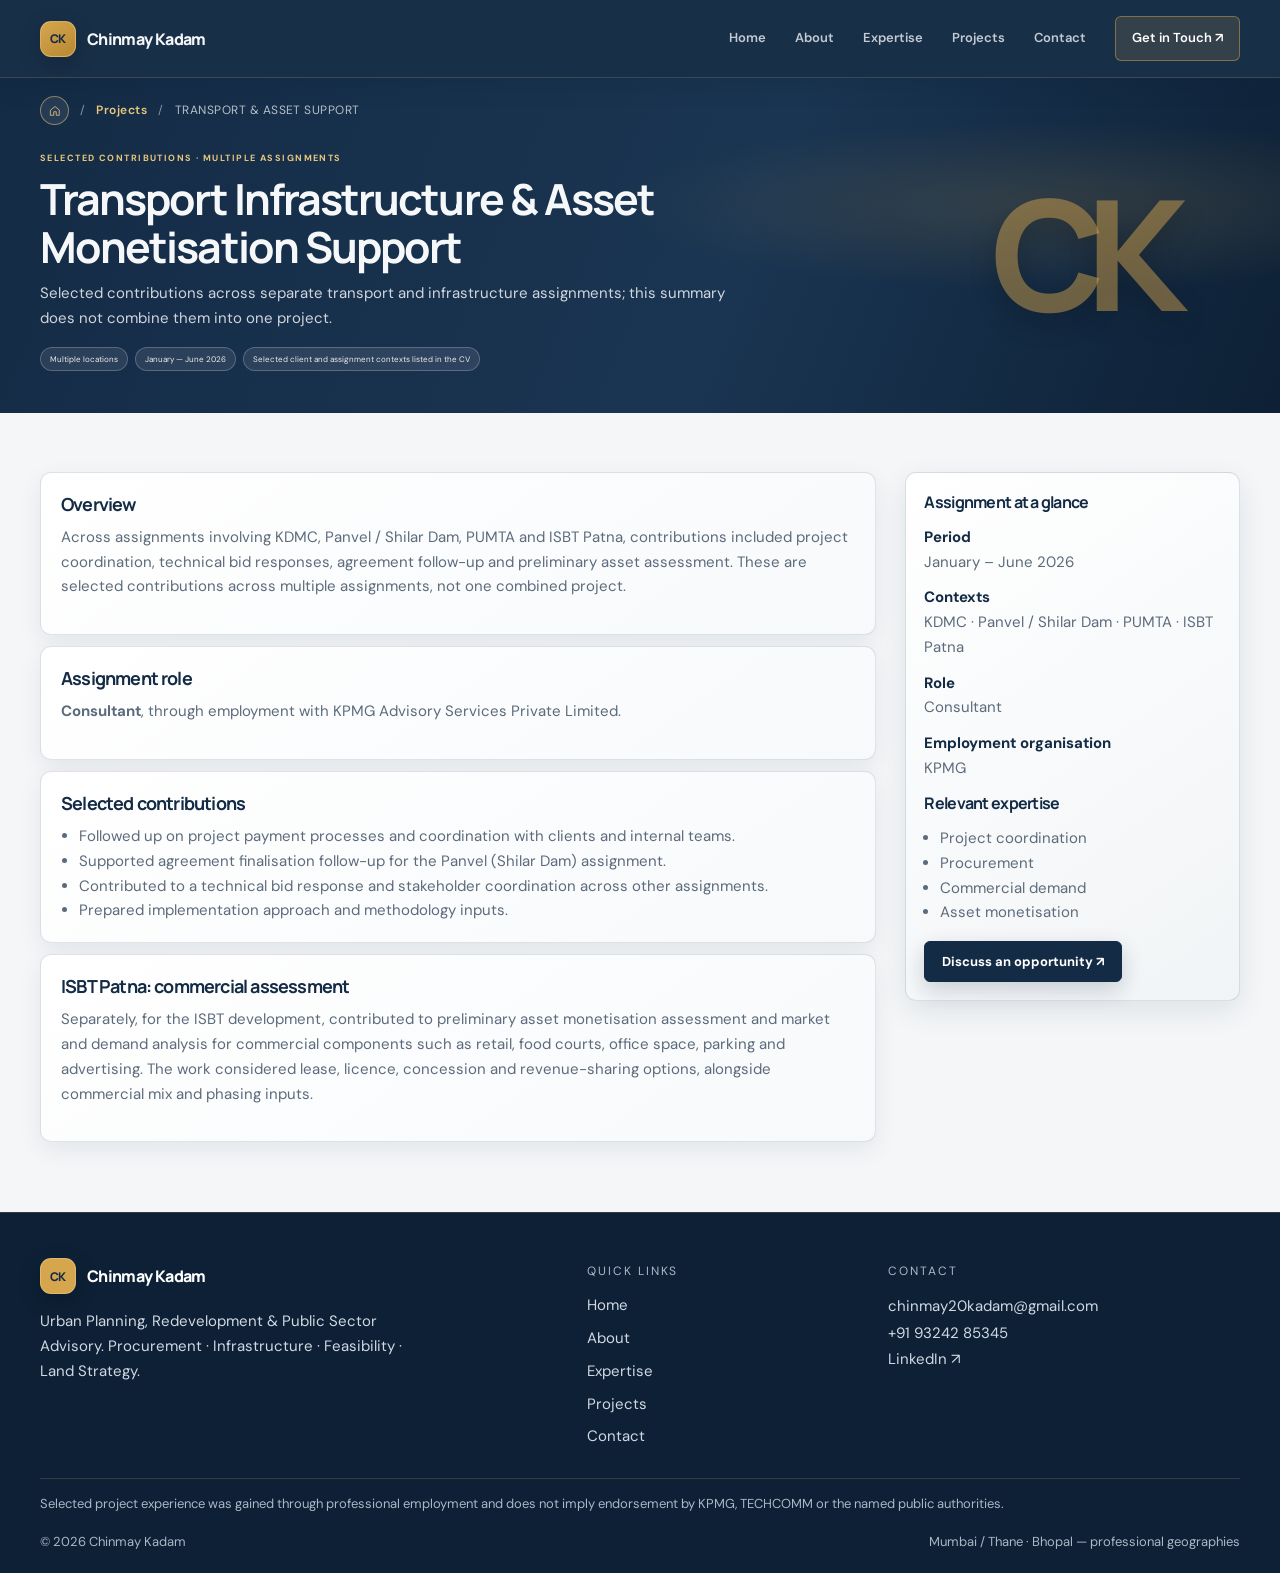
<file: project-transport.html>
<!doctype html><html lang="en"><head><meta charset="utf-8"><meta name="viewport" content="width=device-width,initial-scale=1"><title>Transport Infrastructure &amp; Asset Support | Chinmay Kadam</title><meta name="description" content="Selected contributions across transport infrastructure assignments and ISBT Patna commercial assessment."><link href="https://fonts.googleapis.com/css2?family=DM+Sans:wght@400;500;600;700&family=Manrope:wght@400;500;600;700;800&display=swap" rel="stylesheet"><link href="https://cdn.jsdelivr.net/npm/bootstrap@5.3.3/dist/css/bootstrap.min.css" rel="stylesheet"><link rel="stylesheet" href="assets/css/site.css"></head><body><div data-header></div><main id="main"><section class="detail-hero"><div class="container"><div class="breadcrumbs"><a href="projects.html">PROJECTS</a> / TRANSPORT &amp; ASSET SUPPORT</div><div class="section-kicker">SELECTED CONTRIBUTIONS · MULTIPLE ASSIGNMENTS</div><h1>Transport Infrastructure &amp; Asset Monetisation Support</h1><p>Selected contributions across separate transport and infrastructure assignments; this summary does not combine them into one project.</p><div class="detail-meta"><span>Multiple locations</span><span>January — June 2026</span><span>Selected client and assignment contexts listed in the CV</span></div></div></section><section class="content-section"><div class="container detail-layout"><div class="detail-main"><section><h2>Overview</h2><p>Across assignments involving KDMC, Panvel / Shilar Dam, PUMTA and ISBT Patna, contributions included project coordination, technical bid responses, agreement follow-up and preliminary asset assessment. These are selected contributions across multiple assignments, not one combined project.</p></section><section><h2>Assignment role</h2><p><strong>Consultant</strong>, through employment with KPMG Advisory Services Private Limited.</p></section><section><h2>Selected contributions</h2><ul><li>Followed up on project payment processes and coordination with clients and internal teams.</li><li>Supported agreement finalisation follow-up for the Panvel (Shilar Dam) assignment.</li><li>Contributed to a technical bid response and stakeholder coordination across other assignments.</li><li>Prepared implementation approach and methodology inputs.</li></ul></section><section><h2>ISBT Patna: commercial assessment</h2><p>Separately, for the ISBT development, contributed to preliminary asset monetisation assessment and market and demand analysis for commercial components such as retail, food courts, office space, parking and advertising. The work considered lease, licence, concession and revenue-sharing options, alongside commercial mix and phasing inputs.</p></section></div><aside class="detail-aside"><h3>Assignment at a glance</h3><p><strong>Period</strong><br>January – June 2026</p><p><strong>Contexts</strong><br>KDMC · Panvel / Shilar Dam · PUMTA · ISBT Patna</p><p><strong>Role</strong><br>Consultant</p><p><strong>Employment organisation</strong><br>KPMG</p><h3>Relevant expertise</h3><ul><li>Project coordination</li><li>Procurement</li><li>Commercial demand</li><li>Asset monetisation</li></ul><a class="btn btn-primary-custom" href="contact.html">Discuss an opportunity ↗</a></aside></div></section></main><div data-footer></div><script src="assets/js/site.js" defer></script></body></html>
</file>
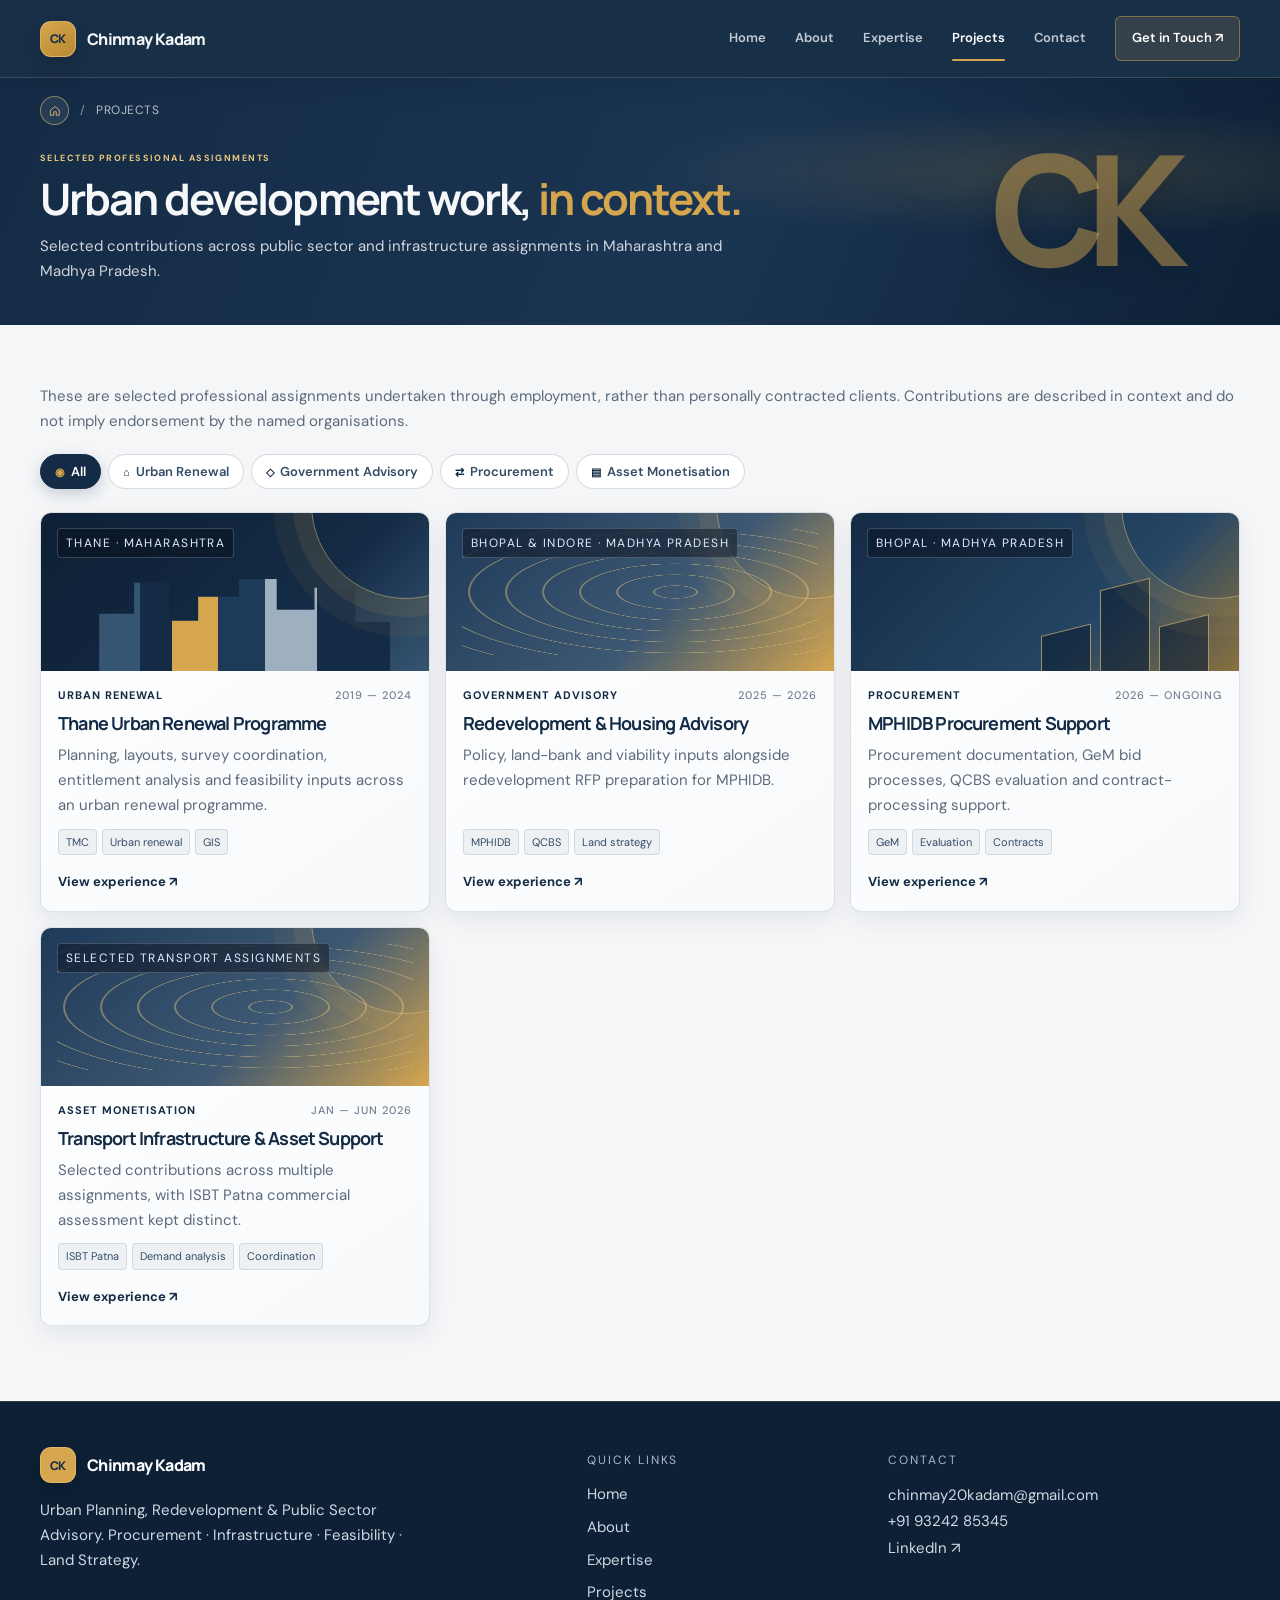
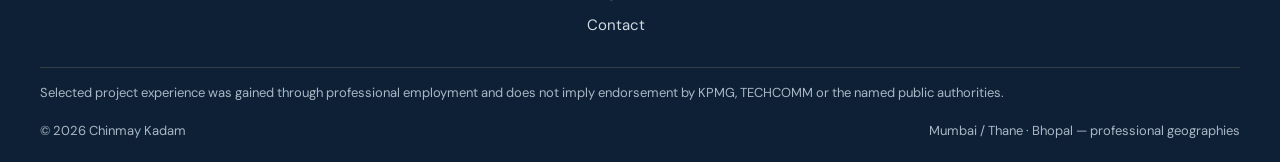
<file: projects.html>
<!doctype html><html lang="en"><head><meta charset="utf-8"><meta name="viewport" content="width=device-width,initial-scale=1"><title>Selected Projects | Chinmay Kadam</title><meta name="description" content="Selected professional assignments in urban renewal, redevelopment, government advisory and procurement."><link rel="preconnect" href="https://fonts.googleapis.com"><link rel="preconnect" href="https://fonts.gstatic.com" crossorigin><link href="https://fonts.googleapis.com/css2?family=DM+Sans:wght@400;500;600;700&family=Manrope:wght@400;500;600;700;800&display=swap" rel="stylesheet"><link href="https://cdn.jsdelivr.net/npm/bootstrap@5.3.3/dist/css/bootstrap.min.css" rel="stylesheet"><link rel="stylesheet" href="assets/css/site.css"></head><body><div data-header></div><main id="main"><section class="page-hero"><div class="container"><div class="breadcrumbs"><a href="index.html">HOME</a> / PROJECTS</div><div class="section-kicker">SELECTED PROFESSIONAL ASSIGNMENTS</div><h1>Urban development work, <em>in context.</em></h1><p>Selected contributions across public sector and infrastructure assignments in Maharashtra and Madhya Pradesh.</p></div></section><section class="content-section"><div class="container"><p class="body-copy">These are selected professional assignments undertaken through employment, rather than personally contracted clients. Contributions are described in context and do not imply endorsement by the named organisations.</p><div class="filter-bar" role="group" aria-label="Filter projects"><button class="filter-btn" data-filter="all" aria-pressed="true">All</button><button class="filter-btn" data-filter="urban" aria-pressed="false">Urban Renewal</button><button class="filter-btn" data-filter="advisory" aria-pressed="false">Government Advisory</button><button class="filter-btn" data-filter="procurement" aria-pressed="false">Procurement</button><button class="filter-btn" data-filter="asset" aria-pressed="false">Asset Monetisation</button></div><div class="project-grid archive-project-mosaic"><article class="project-card" data-category="urban"><div class="project-visual visual-thane"><span>THANE · MAHARASHTRA</span><div class="mini-city"></div></div><div class="project-body"><div class="project-meta">URBAN RENEWAL <span>2019 — 2024</span></div><h3>Thane Urban Renewal Programme</h3><p>Planning, layouts, survey coordination, entitlement analysis and feasibility inputs across an urban renewal programme.</p><div class="tag-row"><span>TMC</span><span>Urban renewal</span><span>GIS</span></div><a class="card-link" href="project-thane.html">View experience ↗</a></div></article><article class="project-card" data-category="advisory procurement asset"><div class="project-visual visual-mp"><span>BHOPAL &amp; INDORE · MADHYA PRADESH</span><div class="contour-lines"></div></div><div class="project-body"><div class="project-meta">GOVERNMENT ADVISORY <span>2025 — 2026</span></div><h3>Redevelopment &amp; Housing Advisory</h3><p>Policy, land-bank and viability inputs alongside redevelopment RFP preparation for MPHIDB.</p><div class="tag-row"><span>MPHIDB</span><span>QCBS</span><span>Land strategy</span></div><a class="card-link" href="project-mp.html">View experience ↗</a></div></article><article class="project-card" data-category="procurement advisory"><div class="project-visual visual-proc"><span>BHOPAL · MADHYA PRADESH</span><div class="proc-shape"><i></i><i></i><i></i></div></div><div class="project-body"><div class="project-meta">PROCUREMENT <span>2026 — ONGOING</span></div><h3>MPHIDB Procurement Support</h3><p>Procurement documentation, GeM bid processes, QCBS evaluation and contract-processing support.</p><div class="tag-row"><span>GeM</span><span>Evaluation</span><span>Contracts</span></div><a class="card-link" href="project-procurement.html">View experience ↗</a></div></article><article class="project-card" data-category="asset"><div class="project-visual visual-mp"><span>SELECTED TRANSPORT ASSIGNMENTS</span><div class="contour-lines"></div></div><div class="project-body"><div class="project-meta">ASSET MONETISATION <span>JAN — JUN 2026</span></div><h3>Transport Infrastructure &amp; Asset Support</h3><p>Selected contributions across multiple assignments, with ISBT Patna commercial assessment kept distinct.</p><div class="tag-row"><span>ISBT Patna</span><span>Demand analysis</span><span>Coordination</span></div><a class="card-link" href="project-transport.html">View experience ↗</a></div></article></div><p class="fine-print"></p></div></section></main><div data-footer></div><script src="assets/js/site.js" defer></script></body></html>
</file>
<file: assets/css/site.css>
:root{--bg:#080d19;--bg-soft:#0d1424;--panel:#111a2d;--panel-raised:#15213a;--panel-light:#1a2947;--ink:#eef3ff;--copy:#a4b0c5;--muted:#73819b;--line:rgba(180,198,232,.14);--blue:#6d8cff;--blue-bright:#8ba5ff;--amber:#ffb86b;--heading:'Manrope',sans-serif;--body:'DM Sans',sans-serif;--shadow:0 20px 55px rgba(0,0,0,.28)}
*{box-sizing:border-box}html{scroll-behavior:smooth;scroll-padding-top:92px}body{margin:0;background:var(--bg);color:var(--copy);font:15px/1.7 var(--body);overflow-x:hidden}a{color:inherit;text-decoration:none;transition:color .2s ease}a:hover{color:var(--blue-bright)}button,input,select,textarea{font:inherit}.container{width:min(1200px,calc(100% - 48px));max-width:1200px;padding:0}.site-header{height:78px;position:sticky;top:0;z-index:50;background:rgba(8,13,25,.82);border-bottom:1px solid var(--line);backdrop-filter:blur(16px)}.nav-shell{height:100%;display:flex;align-items:center;justify-content:space-between}.brand{display:inline-flex;align-items:center;gap:11px;color:var(--ink);font:800 16px var(--heading);letter-spacing:-.04em}.brand:hover{color:#fff}.brand-mark{width:36px;height:36px;display:grid;place-items:center;border:1px solid rgba(139,165,255,.35);border-radius:11px;background:linear-gradient(145deg,#263c78,#111a2d);color:#fff;font-size:12px;box-shadow:0 7px 22px rgba(76,105,200,.22)}.nav-links{display:flex;align-items:center;gap:29px}.nav-links a{position:relative;color:#aab6ca;font-size:12px;font-weight:600}.nav-links a:hover,.nav-links a.active{color:#fff}.nav-links a.active:after{content:'';position:absolute;height:2px;left:0;right:0;bottom:-11px;border-radius:2px;background:var(--amber)}.nav-cta{padding:10px 16px;border:1px solid rgba(139,165,255,.3);border-radius:6px;background:rgba(109,140,255,.11);color:#e8edff!important}.nav-cta:hover{background:var(--blue);border-color:var(--blue);color:#fff!important}.menu-toggle{display:none;padding:8px 12px;border:1px solid var(--line);border-radius:6px;background:var(--panel);color:var(--ink);font-weight:700}.skip-link{position:absolute;left:-9999px;top:0;background:#fff;padding:10px;z-index:100}.skip-link:focus{left:10px;top:10px;color:#111}
h1,h2,h3{font-family:var(--heading);color:var(--ink);letter-spacing:-.045em}h1{font-size:clamp(40px,5vw,66px);font-weight:700;line-height:1.08;max-width:720px;margin:0 0 21px}h1 em,h2 em{font-style:normal;color:var(--blue-bright)}h2{font-size:clamp(29px,3vw,41px);font-weight:700;line-height:1.2;margin:0}h3{font-size:17px;font-weight:700;line-height:1.35}.hero-wrap{position:relative;overflow:hidden;background:radial-gradient(ellipse at 83% 27%,rgba(58,83,161,.22),transparent 32%),linear-gradient(115deg,#0b1120,#0a1020 56%,#10162a)}.hero-wrap:after{position:absolute;inset:0;content:'';pointer-events:none;opacity:.12;background-image:linear-gradient(rgba(145,163,204,.13) 1px,transparent 1px),linear-gradient(90deg,rgba(145,163,204,.13) 1px,transparent 1px);background-size:64px 64px;mask-image:linear-gradient(90deg,transparent 18%,#000 100%)}.hero-grid{position:relative;z-index:1;min-height:585px;display:grid;grid-template-columns:1.08fr .92fr;gap:55px;align-items:center;padding-top:50px;padding-bottom:57px}.hero-copy{animation:rise-in .75s both}.eyebrow,.section-kicker{font-size:10px;letter-spacing:.16em;font-weight:700;color:#99a9c5}.eyebrow{display:flex;align-items:center;gap:10px;margin-bottom:20px}.eyebrow span{height:2px;width:27px;border-radius:2px;background:var(--amber)}.hero-lede{max-width:580px;font-size:15px;line-height:1.85;color:#aab6ca;margin:0 0 25px}.button-row{display:flex;align-items:center;gap:11px;flex-wrap:wrap}.btn{border-radius:6px;padding:11px 17px;font:700 12px var(--body);transition:transform .22s ease,box-shadow .22s ease,background .22s ease,border-color .22s ease}.btn:hover{transform:translateY(-3px)}.btn-primary-custom{background:linear-gradient(110deg,#4267dc,#6687ff);color:#fff;border:1px solid #6687ff;box-shadow:0 8px 22px rgba(70,103,220,.25)}.btn-primary-custom:hover{background:linear-gradient(110deg,#597ced,#829cff);color:#fff;box-shadow:0 12px 28px rgba(70,103,220,.36)}.btn-primary-custom span{padding-left:13px}.btn-outline-custom{border:1px solid rgba(190,204,231,.25);color:#dce5f7;background:rgba(255,255,255,.025)}.btn-outline-custom:hover{border-color:var(--amber);color:#fff;background:rgba(255,184,107,.08)}.btn-light-custom{background:var(--amber);color:#172039;border:1px solid var(--amber);box-shadow:0 8px 20px rgba(255,184,107,.12)}.btn-light-custom:hover{background:#ffd09c;color:#172039}.btn-ghost-light{border:1px solid rgba(255,255,255,.28);color:white}.btn-ghost-light:hover{border-color:#fff;color:#fff;background:rgba(255,255,255,.08)}.hero-note{margin:21px 0 0;color:#71809a;font-size:10px;letter-spacing:.04em}.city-art{height:400px;position:relative;overflow:hidden;border-radius:18px;border:1px solid rgba(183,201,239,.2);background:radial-gradient(circle at 72% 22%,rgba(255,184,107,.18),transparent 21%),linear-gradient(140deg,#17284c,#111c33 64%,#26335a);box-shadow:0 27px 70px rgba(0,0,0,.32);animation:rise-in .85s .12s both}.city-art:before{content:'';position:absolute;inset:18px;border:1px solid rgba(170,191,235,.1);border-radius:11px;pointer-events:none}.art-top{position:absolute;top:25px;left:27px;right:27px;display:flex;justify-content:space-between;color:#9baac5;font-size:8px;letter-spacing:.14em}.skyline{position:absolute;bottom:78px;left:35px;right:32px;height:210px;display:flex;gap:8px;align-items:flex-end;transform:skewY(-5deg)}.skyline i{display:block;flex:1;position:relative;background:#1d3159;box-shadow:inset 8px 0 rgba(255,255,255,.035)}.skyline i:after{content:'';position:absolute;inset:12px 7px;background:repeating-linear-gradient(0deg,transparent 0 13px,rgba(193,208,240,.42) 13px 15px),repeating-linear-gradient(90deg,transparent 0 9px,rgba(193,208,240,.42) 9px 11px)}.skyline i:nth-child(1){height:36%}.skyline i:nth-child(2){height:52%}.skyline i:nth-child(3){height:67%;background:#526fc7}.skyline i:nth-child(4){height:48%}.skyline i:nth-child(5){height:88%;background:#1a2748}.skyline i:nth-child(6){height:63%}.skyline i:nth-child(7){height:72%;background:#765b72}.skyline i:nth-child(8){height:46%}.skyline i:nth-child(9){height:58%}.skyline i:nth-child(10){height:33%}.road{height:30px;position:absolute;bottom:53px;left:0;right:0;background:#293959;transform:skewY(-5deg)}.road:after{content:'';position:absolute;left:0;right:0;top:14px;border-top:1px dashed rgba(238,243,255,.32)}.art-caption{position:absolute;bottom:0;height:58px;left:0;right:0;background:rgba(12,20,37,.92);border-top:1px solid rgba(180,198,232,.13);display:flex;align-items:center;padding:0 21px;gap:11px}.art-mark{width:34px;height:34px;display:grid;place-items:center;border-radius:9px;background:#243866;color:#a9bdff;font:800 12px var(--heading)}.art-caption strong,.art-caption small{display:block}.art-caption strong{font:700 11px var(--heading);color:#f2f5ff}.art-caption small{font-size:9px;color:#8998b2}.art-arrow{margin-left:auto;color:var(--amber)}.art-orbit{position:absolute;width:380px;height:380px;border:1px solid rgba(128,153,226,.18);border-radius:50%;top:20px;right:-155px;animation:orbit-drift 18s linear infinite}
.metrics-section{padding:29px 0 25px;background:#0d1424;border-top:1px solid var(--line);border-bottom:1px solid var(--line)}.metrics-grid{display:grid;grid-template-columns:repeat(4,1fr);margin-top:11px}.metrics-grid article{padding:8px 22px 0 0;border-right:1px solid var(--line);margin-right:22px}.metrics-grid article:last-child{border:0;margin:0}.metrics-grid strong{font:800 29px var(--heading);color:#f0f4ff;letter-spacing:-.06em}.metrics-grid strong span{font-size:14px;color:var(--amber);letter-spacing:0}.metrics-grid p{max-width:220px;font-size:11px;line-height:1.55;color:#96a4bb;margin:4px 0 0}.fine-print{font-size:10px;color:#73819b;line-height:1.55;margin:16px 0 0}.section-pad{padding:78px 0}.soft-bg{background:linear-gradient(110deg,#0c1322,#10182a)}.section-head{display:flex;align-items:end;justify-content:space-between;gap:24px;margin-bottom:27px}.section-kicker{margin-bottom:11px;color:#8293b1}.text-link{font-weight:700;font-size:11px;color:#a9bcff;white-space:nowrap}.text-link span{padding-left:8px}.expertise-grid{display:grid;grid-template-columns:repeat(3,1fr);gap:12px}.expertise-card,.project-card,.info-card,.detail-main section,.expertise-detail{background:linear-gradient(145deg,rgba(21,32,54,.98),rgba(15,23,40,.98));border:1px solid var(--line);border-radius:11px;box-shadow:0 8px 25px rgba(0,0,0,.13);transition:transform .25s ease,border-color .25s ease,box-shadow .25s ease,background .25s ease}.expertise-card{position:relative;min-height:172px;padding:19px 20px;overflow:hidden}.expertise-card:after,.project-card:after,.info-card:after{content:'';position:absolute;inset:0;pointer-events:none;opacity:0;border-radius:inherit;background:radial-gradient(ellipse at 10% 0%,rgba(109,140,255,.14),transparent 48%);transition:opacity .3s ease}.expertise-card:hover,.project-card:hover,.info-card:hover,.expertise-detail:hover,.detail-main section:hover{transform:translateY(-5px);border-color:rgba(126,155,255,.46);box-shadow:0 17px 42px rgba(0,0,0,.3),0 0 28px rgba(85,115,220,.09)}.expertise-card:hover:after,.project-card:hover:after,.info-card:hover:after{opacity:1}.icon-box{height:34px;width:34px;display:grid;place-items:center;border:1px solid rgba(145,167,240,.2);border-radius:9px;background:#1b2a4a;color:#a9bcff;font:700 17px var(--heading);margin-bottom:14px;transition:transform .25s ease,background .25s ease,color .25s ease}.expertise-card:hover .icon-box{transform:translateY(-2px) rotate(-5deg);background:#273c71;color:#fff}.expertise-card h3{font-size:14px;margin:0 0 6px}.expertise-card p{font-size:11px;line-height:1.6;color:#98a6bc;margin:0 0 12px}.card-link{font-size:10px;font-weight:700;color:#a9bcff}.project-grid{display:grid;grid-template-columns:repeat(3,1fr);gap:16px}.project-card{position:relative;overflow:hidden}.project-visual{height:147px;position:relative;overflow:hidden;padding:15px 16px;color:#dae3f7;font-size:8px;letter-spacing:.13em}.visual-thane{background:linear-gradient(135deg,#15264b,#3958a5 76%,#5e6c9a)}.visual-mp{background:linear-gradient(135deg,#27385f,#4a5677 65%,#5c5267)}.visual-proc{background:linear-gradient(135deg,#162447,#344b86 68%,#735a70)}.mini-city{position:absolute;bottom:-8px;left:15%;right:10%;height:100px;background:linear-gradient(90deg,#39518f 0 14%,#283e76 14% 25%,#506bd0 25% 41%,#17264b 41% 57%,#7086d9 57% 75%,#304b92 75%);clip-path:polygon(0 35%,12% 35%,12% 4%,24% 4%,24% 42%,34% 42%,34% 18%,48% 18%,48% 0,61% 0,61% 31%,74% 31%,74% 9%,88% 9%,88% 43%,100% 43%,100% 100%,0 100%)}.contour-lines{position:absolute;inset:16px;background:repeating-radial-gradient(ellipse at 60% 50%,transparent 0 20px,rgba(182,199,247,.28) 21px 22px,transparent 23px 37px)}.proc-shape{position:absolute;bottom:-50px;right:30px;display:flex;gap:9px;align-items:end;transform:skewY(-14deg)}.proc-shape i{width:50px;height:106px;border:1px solid rgba(214,226,255,.48);background:rgba(18,32,60,.55)}.proc-shape i:nth-child(2){height:137px}.proc-shape i:nth-child(3){height:86px}.project-body{position:relative;z-index:1;padding:16px 17px 17px}.project-meta{display:flex;justify-content:space-between;gap:8px;font-size:8px;letter-spacing:.09em;color:#a9bcff;font-weight:700;margin-bottom:8px}.project-meta span{color:#8592a9;font-weight:500;white-space:nowrap}.project-body h3{font-size:15px;margin:0 0 7px}.project-body p{font-size:11px;color:#98a6bc;line-height:1.6;min-height:50px;margin:0 0 11px}.tag-row{display:flex;gap:5px;flex-wrap:wrap;margin-bottom:13px}.tag-row span{padding:3px 7px;border:1px solid rgba(165,185,236,.14);border-radius:4px;background:#17233b;color:#aab9d8;font-size:8px}.approach-layout{display:grid;grid-template-columns:.85fr 1.15fr;gap:84px}.approach-layout h2{max-width:370px}.muted-copy{max-width:350px;color:#8b99af;font-size:12px;margin-top:14px}.approach-list{list-style:none;margin:0;padding:0;position:relative}.approach-list:before{content:'';position:absolute;left:16px;top:8px;bottom:18px;width:1px;background:linear-gradient(var(--blue),rgba(109,140,255,.08))}.approach-list li{position:relative;display:flex;gap:16px;padding:12px 12px;border-bottom:1px solid var(--line);transition:background .2s ease,transform .2s ease,border-radius .2s ease}.approach-list li:hover{background:rgba(100,126,204,.07);border-radius:8px;transform:translateX(4px)}.approach-list li>span{position:relative;z-index:1;width:34px;height:28px;display:grid;place-items:center;flex:0 0 34px;border:1px solid rgba(141,164,236,.3);border-radius:8px;background:#111a2d;color:#a9bcff;font:700 9px var(--heading)}.approach-list strong{font:700 12px var(--heading);color:#e5ebf9}.approach-list p{font-size:10px;color:#8795ac;margin:2px 0 0}.career-strip{padding:54px 0;background:#0d1424;border-top:1px solid var(--line);border-bottom:1px solid var(--line)}.career-inner{display:grid;grid-template-columns:1.05fr 1fr 1.2fr auto;gap:20px;align-items:center}.career-inner h2{font-size:24px}.career-item{display:flex;gap:11px;align-items:flex-start;padding:12px;border:1px solid transparent;border-radius:10px;transition:background .22s ease,border-color .22s ease,transform .22s ease}.career-item:hover{background:#121e34;border-color:var(--line);transform:translateY(-3px)}.career-dot{width:8px;height:8px;flex:0 0 8px;border-radius:50%;background:var(--amber);margin:7px 2px 0;box-shadow:0 0 0 4px rgba(255,184,107,.12)}.career-item small{display:block;font-size:8px;color:#8897ae;letter-spacing:.12em}.career-item strong{display:block;color:#e6ecfa;font:700 11px/1.5 var(--heading);margin:5px 0}.career-item p{font-size:10px;color:#91a0b6;margin:0}.closing-cta{position:relative;overflow:hidden;background:radial-gradient(ellipse at 90% 50%,rgba(109,140,255,.18),transparent 35%),linear-gradient(110deg,#18264a,#243969);color:#fff;padding:57px 0}.closing-cta:after{content:'';position:absolute;width:360px;height:360px;right:-110px;top:-200px;border:1px solid rgba(255,255,255,.14);border-radius:50%;box-shadow:0 0 0 35px rgba(255,255,255,.025),0 0 0 75px rgba(255,255,255,.018)}.cta-inner{position:relative;z-index:1;display:flex;align-items:center;justify-content:space-between;gap:30px}.closing-cta .section-kicker{color:#b6c5f2}.closing-cta h2{font-size:30px;color:#f6f8ff}.site-footer{background:#070b14;color:#cbd5e7;padding:45px 0 20px;border-top:1px solid var(--line)}.footer-grid{display:grid;grid-template-columns:1.4fr .7fr 1fr;gap:55px;padding-bottom:29px}.footer-brand{color:#fff}.footer-statement{font-size:11px;color:#8b99af;max-width:320px;margin:15px 0 0}.footer-title{font-size:9px;letter-spacing:.16em;color:#7686a2;margin:4px 0 13px}.footer-links{display:grid;gap:6px;font-size:11px;color:#adb9ce}.footer-links a:hover{color:var(--amber);transform:translateX(3px)}.footer-contact{font-size:11px;line-height:2.1;color:#adb9ce}.footer-note,.footer-bottom{font-size:9px;color:#71809a;line-height:1.5}.footer-note{border-top:1px solid var(--line);padding-top:15px}.footer-bottom{display:flex;justify-content:space-between;gap:20px;margin-top:17px}
.page-hero{position:relative;overflow:hidden;background:radial-gradient(ellipse at 85% 10%,rgba(70,98,178,.22),transparent 32%),linear-gradient(115deg,#0c1323,#111a2d 78%);padding:61px 0 52px;border-bottom:1px solid var(--line)}.page-hero:after{content:'CK';position:absolute;right:max(calc((100vw - 1200px)/2),24px);top:-65px;color:rgba(162,180,224,.035);font:800 260px/.9 var(--heading);letter-spacing:-.12em;pointer-events:none}.page-hero .container{position:relative;z-index:1}.page-hero h1{font-size:clamp(36px,4vw,52px);max-width:820px}.page-hero p{font-size:13px;color:#9ba9bf;max-width:700px;margin:13px 0 0}.breadcrumbs{font-size:8px;letter-spacing:.13em;color:#8392aa;margin-bottom:14px}.breadcrumbs a{color:#a9bcff}.content-section{padding:59px 0}.content-narrow{max-width:850px}.lead-copy{font-size:17px;line-height:1.75;color:#d8e0f0}.body-copy{font-size:12px;color:#9aa8bf}.info-grid{display:grid;grid-template-columns:repeat(2,1fr);gap:12px}.info-card{position:relative;padding:18px 19px;overflow:hidden}.info-card h3{font-size:13px;margin:0 0 6px}.info-card p,.info-card li{font-size:10px;color:#9ba9bf;margin-bottom:0}.timeline{position:relative;border:0;margin-left:0;padding-left:34px}.timeline:before{content:'';position:absolute;left:8px;top:7px;bottom:25px;width:1px;background:linear-gradient(var(--blue),rgba(109,140,255,.12));transform:scaleY(0);transform-origin:top;transition:transform .85s ease}.timeline.is-visible:before{transform:scaleY(1)}.timeline-item{position:relative;padding:0 0 25px;transition:transform .22s ease}.timeline-item:hover{transform:translateX(6px)}.timeline-item:before{content:'';position:absolute;width:9px;height:9px;border-radius:50%;background:var(--amber);left:-30px;top:7px;box-shadow:0 0 0 4px rgba(255,184,107,.13);transition:transform .22s ease,box-shadow .22s ease}.timeline-item:hover:before{transform:scale(1.3);box-shadow:0 0 0 7px rgba(255,184,107,.09)}.timeline-item small{color:#8998b0;letter-spacing:.11em;font-size:8px}.timeline-item h3{font-size:14px;margin:5px 0}.timeline-item p{font-size:10px;color:#98a6bc;margin:0}.expertise-detail{position:relative;display:grid;grid-template-columns:215px 1fr;gap:35px;padding:22px 23px;margin:0 0 11px;overflow:hidden}.expertise-detail:before{content:'';position:absolute;inset:0 auto 0 0;width:2px;background:var(--amber);transform:scaleY(0);transform-origin:bottom;transition:transform .24s ease}.expertise-detail:hover:before{transform:scaleY(1)}.expertise-detail h2{font-size:19px;transition:color .2s ease}.expertise-detail:hover h2{color:var(--blue-bright)}.expertise-detail p{font-size:10px;color:#9ba9bf;margin:0 0 10px}.capability-list{display:grid;grid-template-columns:repeat(2,1fr);gap:7px 20px;list-style:none;padding:0;margin:0}.capability-list li{position:relative;padding-left:15px;font-size:10px;color:#b4bfd2}.capability-list li:before{content:'↗';position:absolute;left:0;color:var(--amber);font-size:9px}.filter-bar{display:flex;gap:7px;flex-wrap:wrap;margin:20px 0 23px}.filter-btn{border:1px solid var(--line);border-radius:20px;background:#10182a;padding:7px 12px;font:600 9px var(--body);color:#aab6ca;transition:all .2s ease}.filter-btn:hover{transform:translateY(-2px);border-color:var(--blue);color:white}.filter-btn[aria-pressed=true]{background:#2c4389;border-color:#6d8cff;color:white;box-shadow:0 5px 15px rgba(109,140,255,.16)}.detail-hero{background:radial-gradient(ellipse at 90% 15%,rgba(109,140,255,.2),transparent 32%),linear-gradient(112deg,#101a33,#1a2b52);color:#fff;padding:56px 0}.detail-hero h1{color:#f3f6ff;max-width:900px;font-size:clamp(34px,4vw,53px)}.detail-hero p{color:#b5c0d4;max-width:750px;font-size:12px}.detail-meta{display:flex;gap:22px;flex-wrap:wrap;margin-top:21px;font-size:9px;color:#b4c1d8}.detail-meta span{padding:6px 10px;border:1px solid rgba(191,207,241,.15);border-radius:30px;background:rgba(255,255,255,.035)}.detail-layout{display:grid;grid-template-columns:minmax(0,2fr) minmax(230px,.8fr);gap:29px}.detail-main section{position:relative;padding:19px 20px;margin:0 0 11px;transition:transform .23s ease,border-color .23s ease,box-shadow .23s ease}.detail-main h2{font-size:17px;margin:0 0 8px}.detail-main p,.detail-main li{font-size:10px;color:#a7b3c7}.detail-main ul{padding-left:18px;margin-bottom:0}.detail-main section:hover{transform:translateY(-3px)}.detail-aside{position:sticky;top:98px;align-self:start;background:linear-gradient(145deg,#131f38,#101827);border:1px solid var(--line);border-radius:11px;padding:18px;box-shadow:0 10px 30px rgba(0,0,0,.18);transition:transform .22s ease,border-color .22s ease,box-shadow .22s ease}.detail-aside:hover{transform:translateY(-4px);border-color:rgba(126,155,255,.4);box-shadow:var(--shadow)}.detail-aside h3{font-size:12px;color:#e6ecfa;margin:0 0 12px}.detail-aside p,.detail-aside li{font-size:9px;color:#9eabc0}.detail-aside p{margin-bottom:11px}.detail-aside strong{color:#d7e0f1}.detail-aside ul{padding-left:16px;margin-bottom:16px}.contact-layout{display:grid;grid-template-columns:.75fr 1.25fr;gap:40px}.contact-card{position:relative;overflow:hidden;background:radial-gradient(ellipse at 100% 0%,rgba(129,155,250,.22),transparent 42%),linear-gradient(145deg,#18294f,#111b31);color:#fff;padding:25px;border:1px solid rgba(161,183,240,.19);border-radius:12px;box-shadow:var(--shadow);transition:transform .25s ease,box-shadow .25s ease}.contact-card:hover{transform:translateY(-5px);box-shadow:0 25px 60px rgba(0,0,0,.35)}.contact-card h2{font-size:24px;color:#f3f6ff}.contact-card p{font-size:10px;color:#b0bdd3}.contact-method{padding:11px 0;border-top:1px solid rgba(194,208,238,.15);font-size:10px}.contact-method a{color:#e5ecfb}.contact-method a:hover{color:var(--amber)}.contact-form{display:grid;grid-template-columns:1fr 1fr;gap:13px}.form-field{display:flex;flex-direction:column;gap:5px}.form-field.full{grid-column:1/-1}.form-field label{font-size:9px;font-weight:700;color:#c7d1e3}.form-control,.form-select{border-radius:6px;border:1px solid rgba(182,198,229,.19);background:#0e1728;color:#e7edf9;padding:9px 10px;font-size:11px;min-height:39px}.form-control::placeholder{color:#74839d}.form-control:focus,.form-select:focus{border-color:var(--blue);background:#111c31;color:#fff;box-shadow:0 0 0 3px rgba(109,140,255,.15)}.form-select option{background:#10182a}.form-check-input{background-color:#10182a;border-color:#71809a}.form-check-input:checked{background-color:var(--blue);border-color:var(--blue)}textarea.form-control{min-height:105px;resize:vertical}.consent-row{display:flex;gap:8px;align-items:flex-start;font-size:9px;color:#a9b5c9}.consent-row input{margin-top:4px;accent-color:var(--blue)}.form-status{font-size:10px;padding:10px;background:#172544;color:#d8e2ff;border:1px solid rgba(109,140,255,.25);border-radius:6px;display:none}.form-status.show{display:block}.form-hint{font-size:9px;color:#77869f}.not-found{padding:110px 0;text-align:center}.not-found h1{margin:0 auto 14px}.not-found .body-copy{margin:0 auto 20px;max-width:500px}.reveal-ready{opacity:0;transform:translateY(17px);transition:opacity .58s ease,transform .58s cubic-bezier(.2,.7,.2,1);transition-delay:var(--reveal-delay,0ms)}.reveal-ready.is-visible{opacity:1;transform:translateY(0)}.hero-copy,.city-art{will-change:transform,opacity}@keyframes rise-in{from{opacity:0;transform:translateY(17px)}to{opacity:1;transform:translateY(0)}}@keyframes orbit-drift{to{transform:rotate(360deg)}}
@media(max-width:991px){.menu-toggle{display:block}.nav-shell{position:relative}.nav-links{display:none;position:absolute;left:0;right:0;top:69px;padding:13px 18px 18px;border:1px solid var(--line);border-radius:0 0 12px 12px;background:rgba(10,16,30,.98);box-shadow:var(--shadow);align-items:stretch;gap:0;flex-direction:column}.nav-links.open{display:flex}.nav-links a{padding:10px 3px;font-size:12px}.nav-links a.active:after{display:none}.nav-cta{text-align:center;margin-top:7px}.hero-grid{gap:28px;min-height:530px}.city-art{height:355px}.career-inner{grid-template-columns:1fr 1fr}.approach-layout{gap:45px}.detail-layout{gap:20px}}
@media(max-width:767px){.site-header{height:68px}.container{width:calc(100% - 36px)}.hero-grid{grid-template-columns:1fr;padding-top:42px;padding-bottom:42px;gap:28px}.hero-copy{order:0}h1{font-size:clamp(38px,10vw,50px)}.city-art{height:300px}.metrics-grid{grid-template-columns:1fr 1fr;row-gap:18px}.metrics-grid article{margin-right:10px;padding-right:10px}.metrics-grid article:nth-child(2){border:0;margin:0}.section-pad{padding:58px 0}.section-head{align-items:flex-start;flex-direction:column;margin-bottom:21px}.expertise-grid{grid-template-columns:1fr 1fr;gap:9px}.expertise-card{padding:16px 14px;min-height:168px}.project-grid{grid-template-columns:1fr}.project-visual{height:165px}.project-body p{min-height:0}.approach-layout{grid-template-columns:1fr;gap:25px}.career-inner{grid-template-columns:1fr;gap:10px}.career-inner h2{max-width:350px}.career-inner .text-link{justify-self:start}.cta-inner{align-items:flex-start;flex-direction:column}.closing-cta h2{font-size:25px}.closing-cta{padding:45px 0}.footer-grid{grid-template-columns:1fr 1fr;gap:24px}.footer-grid>div:first-child{grid-column:1/-1}.footer-bottom{flex-direction:column}.page-hero{padding:45px 0}.page-hero h1{font-size:clamp(34px,9vw,43px)}.page-hero:after{right:10px;font-size:180px}.content-section{padding:44px 0}.expertise-detail{grid-template-columns:1fr;gap:10px;padding:17px}.expertise-detail h2{font-size:17px}.capability-list{grid-template-columns:1fr}.detail-layout{grid-template-columns:1fr;gap:15px}.detail-aside{position:static}.contact-layout{grid-template-columns:1fr;gap:23px}.info-grid{grid-template-columns:1fr 1fr}.detail-hero{padding:42px 0}}
@media(max-width:420px){.container{width:calc(100% - 32px)}.metrics-grid strong{font-size:24px}.metrics-grid p{font-size:10px}.expertise-grid{grid-template-columns:1fr}.expertise-card{min-height:0;padding:16px}.info-grid{grid-template-columns:1fr}.contact-form{grid-template-columns:1fr}.form-field.full{grid-column:auto}.city-art{height:267px}.skyline{left:22px;right:20px;bottom:76px;height:170px}.project-meta{font-size:7px}.footer-grid{grid-template-columns:1fr}.footer-grid>div:first-child{grid-column:auto}.contact-card{padding:20px}.detail-meta{gap:7px}}
@media(prefers-reduced-motion:reduce){*,*:before,*:after{scroll-behavior:auto!important;animation:none!important;transition:none!important}.reveal-ready{opacity:1;transform:none}.art-orbit{animation:none}}

/* Project cards: editorial insight-card rhythm with responsive hover/focus states */
.project-grid{align-items:stretch;gap:15px}
.project-card{display:flex;flex-direction:column;isolation:isolate;min-width:0;outline:none;transition:transform .32s cubic-bezier(.2,.75,.25,1),border-color .28s ease,box-shadow .32s ease}
.project-card:before{content:'';position:absolute;z-index:2;inset:0;border-radius:inherit;padding:1px;background:linear-gradient(145deg,rgba(139,165,255,.55),rgba(255,184,107,.14) 42%,transparent 72%);-webkit-mask:linear-gradient(#fff 0 0) content-box,linear-gradient(#fff 0 0);-webkit-mask-composite:xor;mask-composite:exclude;opacity:0;pointer-events:none;transition:opacity .28s ease}
.project-card:hover,.project-card:focus-within{transform:translateY(-7px);border-color:rgba(139,165,255,.42);box-shadow:0 24px 55px rgba(0,0,0,.36),0 0 32px rgba(75,102,190,.12)}
.project-card:hover:before,.project-card:focus-within:before{opacity:1}
.project-card:focus-within{outline:2px solid var(--blue-bright);outline-offset:3px}
.project-visual{flex:0 0 auto;height:158px;isolation:isolate;background-size:cover;transition:filter .35s ease}
.project-visual:before{content:'';position:absolute;z-index:1;width:190px;height:190px;right:-72px;top:-104px;border:1px solid rgba(208,220,255,.24);border-radius:50%;box-shadow:0 0 0 18px rgba(205,218,255,.035),0 0 0 38px rgba(205,218,255,.025);transition:transform .7s cubic-bezier(.2,.7,.2,1),border-color .3s ease}
.project-visual:after{content:'';position:absolute;z-index:2;inset:0;pointer-events:none;background:linear-gradient(112deg,transparent 20%,rgba(255,255,255,.12) 48%,transparent 68%);transform:translateX(-125%);transition:transform .75s cubic-bezier(.2,.7,.2,1)}
.project-card:hover .project-visual:before,.project-card:focus-within .project-visual:before{transform:translate(-18px,16px) scale(1.12);border-color:rgba(255,184,107,.42)}
.project-card:hover .project-visual:after,.project-card:focus-within .project-visual:after{transform:translateX(125%)}
.project-visual>span{position:relative;z-index:3;display:inline-flex;padding:5px 8px;border:1px solid rgba(223,231,251,.22);border-radius:4px;background:rgba(9,15,28,.48);backdrop-filter:blur(8px);font-size:8px;letter-spacing:.12em;color:#e2eaff;transition:background .25s ease,border-color .25s ease,transform .3s ease}
.project-card:hover .project-visual>span,.project-card:focus-within .project-visual>span{transform:translateY(2px);background:rgba(9,15,28,.72);border-color:rgba(255,255,255,.36)}
.project-card:hover .mini-city,.project-card:focus-within .mini-city{transform:translateY(-5px) scale(1.035);filter:brightness(1.18)}
.mini-city{transform-origin:bottom center;transition:transform .5s cubic-bezier(.2,.7,.2,1),filter .4s ease}
.project-card:hover .contour-lines,.project-card:focus-within .contour-lines{transform:scale(1.08) rotate(-5deg);opacity:.95}
.contour-lines{transition:transform .6s ease,opacity .4s ease}
.project-card:hover .proc-shape,.project-card:focus-within .proc-shape{transform:skewY(-14deg) translateY(-5px);filter:brightness(1.2)}
.proc-shape{transition:transform .45s ease,filter .4s ease}
.project-body{display:flex;flex:1;flex-direction:column;align-items:flex-start;padding:16px 17px 17px}
.project-meta{width:100%;min-height:15px;align-items:center}
.project-body h3{transition:color .22s ease,transform .25s ease}
.project-card:hover .project-body h3,.project-card:focus-within .project-body h3{color:#fff;transform:translateX(2px)}
.project-body p{width:100%;flex:1}
.project-body .tag-row{margin-top:auto}
.project-body .card-link{display:inline-flex;align-items:center;gap:6px;margin-top:1px;padding-top:2px;transition:color .2s ease,transform .24s ease}
.project-card:hover .card-link,.project-card:focus-within .card-link{color:var(--amber);transform:translateX(4px)}
@media(max-width:767px){.project-visual{height:165px}.project-card:hover,.project-card:focus-within{transform:translateY(-3px)}}
@media(hover:none){.project-card:hover{transform:none}.project-visual:after{display:none}}
@media(prefers-reduced-motion:reduce){.project-card,.project-visual,.project-visual:before,.project-visual:after,.mini-city,.contour-lines,.proc-shape,.project-body h3,.project-body .card-link{transition:none!important;transform:none!important;animation:none!important}.project-visual:after{display:none}}

/* Five-stage project journey */
.approach-section{position:relative;overflow:hidden;background:radial-gradient(ellipse at 86% 46%,rgba(48,69,126,.2),transparent 34%),linear-gradient(115deg,#090f1c,#0d1424 58%,#10182a);border-top:1px solid rgba(180,198,232,.08);border-bottom:1px solid rgba(180,198,232,.08)}
.approach-section:after{content:'01—05';position:absolute;right:-28px;bottom:-88px;color:rgba(159,179,231,.025);font:800 clamp(130px,22vw,300px)/1 var(--heading);letter-spacing:-.11em;pointer-events:none}
.approach-layout{position:relative;z-index:1;grid-template-columns:.72fr 1.28fr;gap:clamp(42px,7vw,100px);align-items:center}
.approach-intro{align-self:center;max-width:390px}
.approach-intro h2{font-size:clamp(31px,3.5vw,46px)}
.approach-intro .section-kicker{display:flex;align-items:center;gap:10px;color:#a9bcff}
.approach-intro .section-kicker:before{content:'';width:20px;height:2px;background:var(--amber);border-radius:2px}
.approach-note{display:flex;align-items:center;gap:12px;margin-top:27px;padding:13px;border:1px solid rgba(180,198,232,.13);border-radius:9px;background:linear-gradient(120deg,rgba(25,38,66,.72),rgba(16,24,42,.62));box-shadow:0 10px 26px rgba(0,0,0,.12)}
.approach-note-icon{width:34px;height:34px;flex:0 0 34px;display:grid;place-items:center;border:1px solid rgba(255,184,107,.3);border-radius:9px;background:rgba(255,184,107,.08);color:var(--amber);font-size:16px}
.approach-note strong,.approach-note small{display:block}
.approach-note strong{font:700 10px var(--heading);color:#e8edfa}
.approach-note small{margin-top:3px;font-size:9px;color:#8998b1}
.approach-list{display:flex;flex-direction:column;gap:9px;position:relative;isolation:isolate}
.approach-list:before{left:25px;top:28px;bottom:28px;width:1px;background:linear-gradient(180deg,rgba(109,140,255,.9),rgba(109,140,255,.22) 70%,rgba(255,184,107,.58));transform:scaleY(0);transform-origin:top;transition:transform 1.15s cubic-bezier(.2,.7,.2,1)}
.approach-list.is-visible:before{transform:scaleY(1)}
.approach-list li{display:flex;align-items:center;gap:15px;min-height:74px;padding:11px 16px 11px 10px;border:1px solid rgba(180,198,232,.11);border-radius:10px;background:linear-gradient(105deg,rgba(19,29,49,.94),rgba(14,22,38,.94));box-shadow:0 5px 17px rgba(0,0,0,.12);transition:transform .28s cubic-bezier(.2,.75,.25,1),border-color .25s ease,background .25s ease,box-shadow .28s ease}
.approach-list li:after{content:'↗';width:28px;height:28px;flex:0 0 28px;display:grid;place-items:center;border:1px solid transparent;border-radius:50%;color:#7584a1;opacity:.45;transform:translate(-4px,4px);transition:opacity .22s ease,transform .22s ease,color .22s ease,border-color .22s ease}
.approach-list li:hover{padding-left:14px;transform:translateX(5px);border-color:rgba(132,157,255,.42);background:linear-gradient(105deg,rgba(27,43,77,.98),rgba(18,29,51,.98));box-shadow:0 12px 28px rgba(0,0,0,.24),0 0 25px rgba(82,112,213,.09)}
.approach-list li:hover:after{opacity:1;transform:translate(0,0);color:var(--amber);border-color:rgba(255,184,107,.24)}
.approach-list li>span{position:relative;z-index:2;width:32px;height:32px;flex:0 0 32px;display:grid;place-items:center;border:1px solid rgba(157,180,245,.22);border-radius:9px;background:#101a2e;color:#a9bcff;font:700 9px var(--heading);box-shadow:0 0 0 5px #0c1424;transition:background .24s ease,border-color .24s ease,color .24s ease,transform .24s ease,box-shadow .24s ease}
.approach-list li:hover>span{transform:scale(1.07);background:#334d9a;border-color:#7895ff;color:#fff;box-shadow:0 0 0 5px #0c1424,0 0 17px rgba(109,140,255,.24)}
.approach-list li>div{min-width:0;flex:1}
.approach-list strong{font:700 11px var(--heading);color:#edf2ff;transition:color .2s ease}
.approach-list li:hover strong{color:#fff}
.approach-list p{font-size:9px;line-height:1.5;color:#93a1b8;margin:3px 0 0}
.approach-list.reveal-ready{transform:translateY(18px)}
.approach-list.reveal-ready.is-visible{transform:translateY(0)}
.approach-list li.reveal-ready{transform:translateY(12px);transition:opacity .48s ease,transform .48s ease,border-color .25s ease,background .25s ease,box-shadow .28s ease}
.approach-list li.reveal-ready.is-visible{transform:translateY(0)}
.approach-list li.reveal-ready.is-visible:hover{transform:translate(5px,-2px)}
@media(max-width:767px){.approach-layout{grid-template-columns:1fr;gap:26px}.approach-intro{max-width:520px}.approach-note{margin-top:18px;max-width:350px}.approach-list{gap:8px}.approach-list li{min-height:68px;padding:10px 11px 10px 8px}.approach-list li:hover{padding-left:11px;transform:translateX(2px)}}
@media(prefers-reduced-motion:reduce){.approach-list:before{transform:scaleY(1);transition:none}.approach-list li,.approach-list li:after,.approach-list li>span{transition:none!important;transform:none!important}.approach-list.reveal-ready,.approach-list li.reveal-ready{opacity:1;transform:none}}

/* Hero headline scale and animated spatial-planning visual */
.hero-copy h1{max-width:670px;font-size:clamp(36px,3.4vw,52px);line-height:1.08;letter-spacing:-.052em;margin-bottom:17px}
.hero-copy .hero-lede{max-width:590px;font-size:14px;line-height:1.78}
.hero-grid{grid-template-columns:1.08fr .92fr;gap:48px}
.city-art{isolation:isolate;height:410px;background:radial-gradient(ellipse at 55% 44%,rgba(56,79,143,.2),transparent 58%),linear-gradient(140deg,#111e3a,#0b1324 75%)}
.urban-canvas{position:absolute;inset:0;width:100%;height:100%;z-index:0}
.art-top,.map-label,.map-hud,.art-caption{z-index:2}
.art-top{color:#a9b8d5}.art-top i{font-style:normal;color:#b9c9ff;font-size:7px;margin-left:7px}.art-top i:before{content:'';display:inline-block;width:5px;height:5px;margin:0 4px 1px 0;border-radius:50%;background:#ffb86b;box-shadow:0 0 10px rgba(255,184,107,.8);animation:live-beacon 1.8s ease-in-out infinite}
.map-label{position:absolute;display:flex;align-items:center;gap:6px;padding:6px 8px;border:1px solid rgba(187,204,239,.16);border-radius:5px;background:rgba(8,14,27,.7);backdrop-filter:blur(8px);color:#bbc8e1;font:600 7px var(--body);letter-spacing:.12em;box-shadow:0 8px 22px rgba(0,0,0,.16)}
.map-label span{display:block;width:5px;height:5px;border-radius:50%;background:#ffb86b;box-shadow:0 0 8px rgba(255,184,107,.6)}
.map-label-a{left:9%;top:38%;animation:label-float 5s ease-in-out infinite}
.map-label-b{right:8%;top:61%;animation:label-float 5s 1.2s ease-in-out infinite}
.map-hud{position:absolute;left:27px;bottom:74px;display:flex;align-items:center;gap:8px;color:#8393b0;font:600 7px var(--body);letter-spacing:.12em}
.map-hud b{padding:4px 6px;border:1px solid rgba(139,165,255,.2);border-radius:4px;color:#b5c6ff;background:rgba(75,102,175,.12);font-size:7px}
.art-caption{height:58px;background:rgba(8,14,26,.94);backdrop-filter:blur(12px)}
.art-mark{background:#1d2e53;border:1px solid rgba(153,178,245,.18);color:#bdccff}
.art-caption strong{font-size:11px}.art-caption small{font-size:9px}
@keyframes live-beacon{0%,100%{opacity:.55;box-shadow:0 0 4px rgba(255,184,107,.35)}50%{opacity:1;box-shadow:0 0 12px rgba(255,184,107,.95)}}
@keyframes label-float{0%,100%{transform:translateY(0)}50%{transform:translateY(-5px)}}
@media(max-width:991px){.hero-grid{gap:28px}.hero-copy h1{font-size:clamp(36px,4.5vw,46px)}.city-art{height:350px}}
@media(max-width:767px){.hero-copy h1{font-size:clamp(36px,8.6vw,45px)}.hero-copy .hero-lede{font-size:13px}.city-art{height:300px}.map-label{font-size:6px;padding:5px 6px}.map-label-a{left:7%;top:34%}.map-label-b{right:6%;top:62%}.map-hud{left:18px;bottom:70px}}
@media(prefers-reduced-motion:reduce){.art-top i:before,.map-label-a,.map-label-b{animation:none!important}}

/* Floating GIS dashboard overlays for the hero animation */
.hero-grid{min-height:640px;padding-top:55px;padding-bottom:55px;gap:44px}
.hero-copy h1{font-size:clamp(35px,3vw,48px);max-width:620px;line-height:1.12;letter-spacing:-.05em}
.city-art{height:435px;border-radius:20px;border-color:rgba(169,192,245,.24);box-shadow:0 30px 85px rgba(0,0,0,.4),0 0 65px rgba(79,107,190,.1)}
.city-art:before{inset:11px;border-radius:13px;border-color:rgba(170,192,238,.12)}
.art-top{top:22px;left:24px;right:24px;font-size:7px;letter-spacing:.15em}
.urban-canvas{filter:saturate(1.18)}
.map-data-card{position:absolute;z-index:3;width:142px;padding:10px 11px;border:1px solid rgba(189,207,246,.19);border-radius:8px;background:linear-gradient(145deg,rgba(17,29,54,.9),rgba(8,15,29,.91));box-shadow:0 12px 28px rgba(0,0,0,.28),inset 0 1px rgba(255,255,255,.035);backdrop-filter:blur(12px);animation:data-float 5s ease-in-out infinite}
.map-data-card-a{left:5%;top:20%}
.map-data-card-b{right:5%;bottom:23%;animation-delay:-2.2s}
.map-data-card small{display:flex;align-items:center;gap:6px;color:#8fa0c0;font:600 6px var(--body);letter-spacing:.12em}
.map-data-card small>span:first-child:not(.data-live){display:grid;place-items:center;width:14px;height:14px;border-radius:4px;background:rgba(139,165,255,.15);color:#bdcbff;font-size:7px}
.map-data-card strong{display:block;margin-top:6px;color:#eef3ff;font:700 9px var(--heading);letter-spacing:-.02em}
.map-data-card strong em{font-style:normal;font:500 7px var(--body);color:#9aa9c4}
.data-live{width:5px;height:5px;border-radius:50%;background:#ffb86b;box-shadow:0 0 9px rgba(255,184,107,.8);animation:live-beacon 1.8s ease-in-out infinite}
.layer-meter,.route-spark{height:15px;display:flex;align-items:flex-end;gap:3px;margin-top:6px}
.layer-meter i{width:13px;height:3px;border-radius:3px;background:#596fb0;animation:layer-scan 1.5s ease-in-out infinite alternate}
.layer-meter i:nth-child(2),.layer-meter i:nth-child(6){height:6px;animation-delay:.18s}.layer-meter i:nth-child(3),.layer-meter i:nth-child(5){height:9px;animation-delay:.36s}.layer-meter i:nth-child(4){height:13px;background:#ffb86b;animation-delay:.54s}.layer-meter i:nth-child(7){height:5px;animation-delay:.72s}
.route-spark i{width:7px;border-radius:3px 3px 0 0;background:linear-gradient(#8ba5ff,#536eb9);animation:spark-wave 1.2s ease-in-out infinite alternate}
.route-spark i:nth-child(1){height:5px}.route-spark i:nth-child(2){height:9px;animation-delay:.12s}.route-spark i:nth-child(3){height:6px;animation-delay:.24s}.route-spark i:nth-child(4){height:13px;animation-delay:.36s}.route-spark i:nth-child(5){height:8px;animation-delay:.48s}.route-spark i:nth-child(6){height:14px;animation-delay:.6s}.route-spark i:nth-child(7){height:7px;animation-delay:.72s}.route-spark i:nth-child(8){height:11px;animation-delay:.84s}.route-spark i:nth-child(9){height:5px;animation-delay:.96s}
.map-hud{left:auto;right:24px;bottom:76px;padding:5px 7px;border:1px solid rgba(189,207,246,.14);border-radius:5px;background:rgba(8,14,27,.66);font-size:6px}
.map-hud b{font-size:6px}
.art-caption{height:58px}
@keyframes data-float{0%,100%{transform:translateY(0)}50%{transform:translateY(-7px)}}
@keyframes layer-scan{from{filter:brightness(.62);opacity:.7}to{filter:brightness(1.5);opacity:1}}
@keyframes spark-wave{from{filter:brightness(.7);transform:scaleY(.7);transform-origin:bottom}to{filter:brightness(1.35);transform:scaleY(1.08);transform-origin:bottom}}
@media(max-width:991px){.hero-grid{min-height:570px}.hero-copy h1{font-size:clamp(35px,4vw,44px)}.city-art{height:370px}.map-data-card{transform:scale(.92);transform-origin:top left}.map-data-card-b{transform-origin:bottom right}}
@media(max-width:767px){.hero-grid{min-height:0;padding-top:40px;padding-bottom:42px;gap:28px}.hero-copy h1{font-size:clamp(34px,8vw,42px);max-width:600px}.hero-copy .hero-lede{font-size:12px}.city-art{height:310px}.map-data-card{width:126px;padding:8px 9px}.map-data-card-a{top:20%;left:4%}.map-data-card-b{bottom:22%;right:4%}.map-hud{right:15px;bottom:72px}.art-top{left:18px;right:18px}}
@media(max-width:420px){.hero-copy h1{font-size:34px}.city-art{height:280px}.map-data-card{transform:scale(.84)}.map-data-card-b{transform-origin:bottom right}.map-data-card-a{transform-origin:top left}}
@media(prefers-reduced-motion:reduce){.map-data-card,.layer-meter i,.route-spark i{animation:none!important}.layer-meter i,.route-spark i{filter:none!important;opacity:1!important;transform:none!important}}

/* Mocha, platinum and pale lavender brand palette */
:root{color-scheme:light;--bg:#f5f4f2;--bg-soft:#E5E4E2;--panel:#fff;--panel-raised:#faf9f8;--panel-light:#E6E0F0;--ink:#34281f;--copy:#5e534c;--muted:#796f69;--line:rgba(65,46,34,.15);--blue:#6F4E37;--blue-bright:#92735e;--amber:#E6E0F0;--shadow:0 18px 48px rgba(57,39,28,.12)}
body{background:#f5f4f2;color:var(--copy)}
h1,h2,h3{color:#382b22}
h1 em,h2 em{color:#6F4E37}
a:hover{color:#6F4E37}
.site-header{background:rgba(111,78,55,.97);border-color:rgba(229,228,226,.15);box-shadow:0 6px 22px rgba(48,32,22,.12)}
.brand,.brand:hover{color:#E5E4E2}.brand-mark{background:linear-gradient(145deg,#8a674f,#513725);border-color:rgba(230,224,240,.32);box-shadow:0 7px 22px rgba(35,23,16,.2)}
.nav-links a{color:rgba(229,228,226,.79)}.nav-links a:hover,.nav-links a.active{color:#fff}.nav-links a.active:after{background:#E6E0F0}
.nav-cta{background:rgba(230,224,240,.12);border-color:rgba(230,224,240,.38);color:#fff!important}.nav-cta:hover{background:#E6E0F0;border-color:#E6E0F0;color:#4d3729!important}
.menu-toggle{background:#654732;border-color:rgba(229,228,226,.27);color:#E5E4E2}
.hero-wrap{background:radial-gradient(ellipse at 88% 24%,rgba(230,224,240,.8),transparent 32%),linear-gradient(120deg,#E5E4E2 0%,#f7f6f4 48%,#E6E0F0 100%)}
.hero-wrap:after{opacity:.17;background-image:linear-gradient(rgba(111,78,55,.1) 1px,transparent 1px),linear-gradient(90deg,rgba(111,78,55,.1) 1px,transparent 1px)}
.eyebrow,.section-kicker{color:#806956}.eyebrow span{background:#6F4E37}.hero-lede{color:#5e534c}.hero-note{color:#887d75}
.btn-primary-custom{background:#6F4E37;border-color:#6F4E37;color:#E5E4E2;box-shadow:0 8px 22px rgba(91,62,43,.22)}.btn-primary-custom:hover{background:#553b2a;border-color:#553b2a;color:#fff;box-shadow:0 12px 27px rgba(91,62,43,.3)}
.btn-outline-custom{color:#573d2c;border-color:rgba(111,78,55,.35);background:rgba(255,255,255,.3)}.btn-outline-custom:hover{background:#E6E0F0;border-color:#6F4E37;color:#4c3629}
.city-art{background:radial-gradient(ellipse at 60% 42%,rgba(230,224,240,.24),transparent 56%),linear-gradient(140deg,#38271e,#6F4E37 72%,#4d3628);border-color:rgba(111,78,55,.32);box-shadow:0 30px 75px rgba(70,48,34,.23),0 0 55px rgba(111,78,55,.1)}
.city-art:before{border-color:rgba(229,228,226,.19)}.art-top{color:#E5E4E2}.art-top i{color:#E6E0F0}.art-top i:before{background:#E6E0F0;box-shadow:0 0 10px rgba(230,224,240,.8)}
.art-caption{background:rgba(43,30,23,.94);border-color:rgba(229,228,226,.17)}.art-caption strong{color:#f5f2ef}.art-caption small{color:#c8bdb4}.art-mark{background:#6F4E37;border-color:rgba(230,224,240,.24);color:#E6E0F0}.art-arrow{color:#E6E0F0}
.map-data-card{background:linear-gradient(145deg,rgba(69,47,34,.93),rgba(39,27,21,.94));border-color:rgba(229,228,226,.27);box-shadow:0 12px 28px rgba(25,16,11,.3),inset 0 1px rgba(255,255,255,.06)}.map-data-card small{color:#d1c6bd}.map-data-card small>span:first-child:not(.data-live){background:rgba(230,224,240,.2);color:#E6E0F0}.map-data-card strong{color:#f5f0ec}.map-data-card strong em{color:#c9bdb3}.data-live{background:#E6E0F0;box-shadow:0 0 9px rgba(230,224,240,.8)}
.layer-meter i{background:#bca6c8}.layer-meter i:nth-child(4){background:#E5E4E2}.route-spark i{background:linear-gradient(#E6E0F0,#a58bb5)}.map-hud{color:#E5E4E2;border-color:rgba(229,228,226,.25);background:rgba(54,37,27,.77)}.map-hud b{border-color:rgba(230,224,240,.32);color:#E6E0F0;background:rgba(230,224,240,.13)}
.metrics-section{background:#E5E4E2;border-color:rgba(111,78,55,.13)}.metrics-grid article{border-color:rgba(111,78,55,.22)}.metrics-grid strong{color:#453226}.metrics-grid strong span{color:#6F4E37}.metrics-grid p{color:#65584e}.fine-print{color:#81776f}
.section-pad{color:#5e534c}.soft-bg{background:linear-gradient(120deg,#E5E4E2,#f0edf4)}.section-head .section-kicker{color:#806956}.section-head h2{color:#382b22}.text-link,.card-link{color:#6F4E37}.text-link:hover,.card-link:hover{color:#493325}
.expertise-card,.project-card,.info-card,.detail-main section,.expertise-detail{background:linear-gradient(145deg,#fff,#f9f8f7);border-color:rgba(111,78,55,.14);box-shadow:0 8px 25px rgba(71,50,36,.065)}
.expertise-card:after,.project-card:after,.info-card:after{background:radial-gradient(ellipse at 10% 0%,rgba(230,224,240,.72),transparent 52%)}
.expertise-card:hover,.project-card:hover,.info-card:hover,.expertise-detail:hover,.detail-main section:hover{border-color:rgba(111,78,55,.35);box-shadow:0 17px 40px rgba(71,50,36,.15),0 0 25px rgba(230,224,240,.52)}
.expertise-card h3,.project-body h3,.info-card h3,.detail-main h2{color:#392b22}.expertise-card p,.project-body p,.info-card p,.info-card li{color:#70645a}.icon-box{background:#E6E0F0;border-color:rgba(111,78,55,.13);color:#6F4E37}.expertise-card:hover .icon-box{background:#d8cce7;color:#513925}
.project-visual{color:#f4f0ec}.visual-thane{background:linear-gradient(135deg,#4e3527,#6F4E37 65%,#9c7d68)}.visual-mp{background:linear-gradient(135deg,#8a7363,#b8a59a 55%,#d8cde0)}.visual-proc{background:linear-gradient(135deg,#493326,#77583f 65%,#aa92b7)}.mini-city{background:linear-gradient(90deg,#8a674f 0 14%,#5a3d2b 14% 25%,#a2836e 25% 41%,#4b3428 41% 57%,#b09aa5 57% 75%,#6f4e37 75%)}.contour-lines{background:repeating-radial-gradient(ellipse at 60% 50%,transparent 0 20px,rgba(230,224,240,.4) 21px 22px,transparent 23px 37px)}.proc-shape i{border-color:rgba(229,228,226,.6);background:rgba(65,43,31,.58)}
.project-meta{color:#6F4E37}.project-meta span{color:#887b72}.tag-row span{background:#E6E0F0;border-color:rgba(111,78,55,.12);color:#5b4436}.project-card:hover .project-body h3,.project-card:focus-within .project-body h3{color:#6F4E37}.project-card:hover .card-link,.project-card:focus-within .card-link{color:#6F4E37}.project-visual:before{border-color:rgba(230,224,240,.5);box-shadow:0 0 0 18px rgba(230,224,240,.08),0 0 0 38px rgba(230,224,240,.05)}
.approach-section{background:radial-gradient(ellipse at 90% 50%,rgba(230,224,240,.82),transparent 37%),linear-gradient(120deg,#f8f7f5,#E5E4E2 62%,#eeeaf2);border-color:rgba(111,78,55,.12)}.approach-section:after{color:rgba(111,78,55,.055)}.approach-intro .section-kicker{color:#6F4E37}.approach-intro h2{color:#382b22}.muted-copy{color:#786d64}.approach-note{background:linear-gradient(120deg,#fff,#f2eff5);border-color:rgba(111,78,55,.15);box-shadow:0 10px 26px rgba(71,50,36,.08)}.approach-note-icon{border-color:rgba(111,78,55,.22);background:#E6E0F0;color:#6F4E37}.approach-note strong{color:#473528}.approach-note small{color:#82766d}
.approach-list:before{background:linear-gradient(180deg,#6F4E37,#b49fbd 70%,#9e8878)}.approach-list li{border-color:rgba(111,78,55,.12);background:linear-gradient(105deg,#fff,#f8f7f5);box-shadow:0 5px 17px rgba(71,50,36,.07)}.approach-list li:hover{border-color:rgba(111,78,55,.34);background:linear-gradient(105deg,#fff,#f0ebf4);box-shadow:0 12px 28px rgba(71,50,36,.12),0 0 22px rgba(230,224,240,.6)}.approach-list li>span{border-color:rgba(111,78,55,.2);background:#E6E0F0;color:#6F4E37;box-shadow:0 0 0 5px #f4f2f0}.approach-list li:hover>span{background:#6F4E37;border-color:#6F4E37;color:#fff;box-shadow:0 0 0 5px #f4f2f0,0 0 16px rgba(111,78,55,.24)}.approach-list strong{color:#443326}.approach-list p{color:#74685e}.approach-list li:after{color:#8e8178}.approach-list li:hover:after{color:#6F4E37;border-color:rgba(111,78,55,.2)}
.career-strip{background:#E5E4E2;border-color:rgba(111,78,55,.12)}.career-inner h2{color:#382b22}.career-item:hover{background:#f7f5f3;border-color:rgba(111,78,55,.13)}.career-item small{color:#7c7067}.career-item strong{color:#443326}.career-item p{color:#776c63}.career-dot{background:#6F4E37;box-shadow:0 0 0 4px rgba(230,224,240,.95)}
.closing-cta{background:radial-gradient(ellipse at 90% 50%,rgba(230,224,240,.2),transparent 35%),linear-gradient(110deg,#513925,#6F4E37 72%,#80604a)}.closing-cta .section-kicker{color:#E6E0F0}.closing-cta h2{color:#f8f5f1}.btn-light-custom{background:#E6E0F0;border-color:#E6E0F0;color:#493426}.btn-light-custom:hover{background:#f1edf6;color:#493426}.btn-ghost-light{border-color:rgba(229,228,226,.45);color:#E5E4E2}.btn-ghost-light:hover{background:rgba(229,228,226,.11);color:#fff}
.site-footer{background:#33241b;color:#E5E4E2;border-color:rgba(229,228,226,.14)}.footer-brand,.footer-brand:hover{color:#fff}.footer-brand .brand-mark{background:#6F4E37}.footer-statement,.footer-links,.footer-contact{color:#d0c7c0}.footer-title,.footer-note,.footer-bottom{color:#a99b90}.footer-note{border-color:rgba(229,228,226,.17)}
/* Internal page banners: formal mocha field, silver type and a quiet lavender planning panel. */
.page-hero{background:linear-gradient(112deg,#6F4E37 0%,#5b402e 60%,#493326 100%);border-color:rgba(229,228,226,.16);padding:58px 0 52px;isolation:isolate}
.page-hero:before{content:'';position:absolute;z-index:-1;right:max(calc((100vw - 1200px)/2),24px);top:13%;width:min(34vw,410px);height:74%;border:1px solid rgba(230,224,240,.25);border-radius:14px;background:linear-gradient(145deg,rgba(230,224,240,.15),rgba(230,224,240,.035)),repeating-linear-gradient(0deg,transparent 0 25px,rgba(229,228,226,.08) 25px 26px),repeating-linear-gradient(90deg,transparent 0 25px,rgba(229,228,226,.08) 25px 26px);box-shadow:inset 0 0 45px rgba(230,224,240,.04),0 18px 44px rgba(34,22,15,.15)}
.page-hero:after{right:max(calc((100vw - 1200px)/2 + 105px),80px);top:50%;transform:translateY(-50%);color:rgba(230,224,240,.38);font-size:clamp(110px,12vw,170px);letter-spacing:-.13em;text-shadow:0 7px 30px rgba(30,20,14,.13)}
.page-hero .section-kicker{color:#E6E0F0}.page-hero h1{max-width:700px;color:#f4f1ed;font-size:clamp(34px,3.5vw,48px);line-height:1.14}.page-hero h1 em{color:#E6E0F0}.page-hero p{max-width:580px;color:rgba(229,228,226,.82);font-size:12px}.breadcrumbs{color:rgba(229,228,226,.63)}.breadcrumbs a{color:#E6E0F0}.content-section{background:#f5f4f2}.content-section.soft-bg{background:linear-gradient(120deg,#E5E4E2,#f1edf4)}
.lead-copy{color:#47372c}.body-copy{color:#72665c}.timeline:before{background:linear-gradient(#6F4E37,#b49fbd)}.timeline-item:before{background:#6F4E37;box-shadow:0 0 0 4px #E6E0F0}.timeline-item:hover:before{box-shadow:0 0 0 7px rgba(230,224,240,.9)}.timeline-item small{color:#83766d}.timeline-item h3{color:#453528}.timeline-item p{color:#74695f}
.expertise-detail h2{color:#443326}.expertise-detail p,.capability-list li{color:#6d6158}.expertise-detail:before{background:#6F4E37}.expertise-detail:hover h2{color:#6F4E37}.capability-list li:before{color:#6F4E37}.filter-btn{background:#fff;color:#5c4a3d;border-color:rgba(111,78,55,.19)}.filter-btn:hover{border-color:#6F4E37;color:#6F4E37}.filter-btn[aria-pressed=true]{background:#6F4E37;border-color:#6F4E37;color:#fff;box-shadow:0 5px 15px rgba(111,78,55,.2)}
.detail-hero{background:linear-gradient(112deg,#6F4E37,#5b402e 68%,#493326)}.detail-hero h1{color:#f4f1ed}.detail-hero h1 em{color:#E6E0F0}.detail-hero p,.detail-meta{color:rgba(229,228,226,.82)}.detail-meta span{border-color:rgba(229,228,226,.23);background:rgba(230,224,240,.09)}.detail-aside{background:linear-gradient(145deg,#fff,#f3f0ed);border-color:rgba(111,78,55,.16);box-shadow:0 10px 30px rgba(71,50,36,.09)}.detail-aside h3{color:#6F4E37}.detail-aside p,.detail-aside li{color:#766a60}.detail-aside strong{color:#483629}.detail-main p,.detail-main li{color:#6d6259}
.contact-card{background:radial-gradient(ellipse at 100% 0%,rgba(230,224,240,.2),transparent 42%),linear-gradient(145deg,#6F4E37,#493326);border-color:rgba(111,78,55,.22);box-shadow:0 13px 30px rgba(71,50,36,.18)}.contact-card h2{color:#f4f1ed}.contact-card p{color:#ded5cd}.contact-method{border-color:rgba(229,228,226,.2)}.contact-method a{color:#f3eee9}.contact-method a:hover{color:#E6E0F0}.form-field label{color:#4e4036}.form-control,.form-select{border-color:rgba(111,78,55,.2);background:#fff;color:#3b3029}.form-control::placeholder{color:#958a81}.form-control:focus,.form-select:focus{border-color:#6F4E37;background:#fff;color:#30241c;box-shadow:0 0 0 3px rgba(111,78,55,.13)}.form-select option{background:#fff;color:#30241c}.consent-row{color:#6d6259}.consent-row input{accent-color:#6F4E37}.form-hint{color:#82766d}.form-status{background:#E6E0F0;color:#493426;border-color:rgba(111,78,55,.2)}
@media(max-width:991px){.page-hero:before{right:24px;width:31vw}.page-hero:after{right:72px}.page-hero h1{max-width:60%}.page-hero p{max-width:55%}}
@media(max-width:767px){.page-hero{padding:43px 0}.page-hero:before,.page-hero:after{display:none}.page-hero h1,.page-hero p{max-width:100%}.site-header{background:rgba(111,78,55,.98)}.nav-links{background:rgba(77,53,37,.99);border-color:rgba(229,228,226,.2)}.nav-links a{color:#e5e4e2}.nav-links a:hover,.nav-links a.active{color:#fff}}
@media(prefers-reduced-motion:reduce){.data-live,.map-data-card,.layer-meter i,.route-spark i{animation:none!important}}
.expertise-card:before{background:#6F4E37}
.info-card:hover h3{color:#6F4E37}
.project-card:before{background:linear-gradient(145deg,rgba(111,78,55,.55),rgba(230,224,240,.5) 42%,transparent 76%)}
.project-card:hover,.project-card:focus-within{border-color:rgba(111,78,55,.42)}
.project-card:focus-within{outline-color:#6F4E37}
.project-visual:after{background:linear-gradient(112deg,transparent 20%,rgba(230,224,240,.26) 48%,transparent 68%)}

/* Internal page system inspired by the reference's editorial banners and insight layout */
.page-hero{position:relative;isolation:isolate;overflow:hidden;background:#f5f4f2;border:0;padding:20px 0 38px}
.page-hero .container{position:relative;z-index:1}
.page-hero:before{z-index:-1;left:50%;right:auto;top:56px;transform:translateX(-50%);width:min(1200px,calc(100% - 48px));height:278px;border:1px solid rgba(111,78,55,.2);border-radius:15px;background:radial-gradient(ellipse at 84% 48%,rgba(230,224,240,.28),transparent 32%),linear-gradient(112deg,#6F4E37 0%,#634630 57%,#513a2c 100%),repeating-linear-gradient(0deg,transparent 0 28px,rgba(229,228,226,.1) 28px 29px),repeating-linear-gradient(90deg,transparent 0 28px,rgba(229,228,226,.1) 28px 29px);box-shadow:0 18px 45px rgba(66,46,33,.14)}
.page-hero:after{z-index:0;right:max(calc((100vw - 1200px)/2 + 72px),70px);top:194px;transform:translateY(-50%);color:rgba(230,224,240,.58);font-size:clamp(115px,12vw,165px);text-shadow:0 10px 28px rgba(43,29,20,.2)}
.page-hero .breadcrumbs{display:flex;align-items:center;gap:11px;min-height:24px;margin:0 0 13px;color:#83766d;font-size:9px;letter-spacing:.06em}
.breadcrumbs .crumb-home{display:inline-grid;place-items:center;width:25px;height:25px;border:1px solid rgba(111,78,55,.24);border-radius:50%;background:#fff;color:#6F4E37;transition:background .2s ease,color .2s ease,transform .2s ease}
.breadcrumbs .crumb-home:hover{background:#6F4E37;color:#fff;transform:translateY(-2px)}
.crumb-home svg{width:12px;height:12px;fill:none;stroke:currentColor;stroke-width:1.6;stroke-linecap:round;stroke-linejoin:round}
.breadcrumbs .crumb-divider{color:#aa9d93}.breadcrumbs a:not(.crumb-home){color:#6F4E37;font-weight:600}.breadcrumbs [aria-current=page]{color:#776a60}
.page-hero .section-kicker,.page-hero h1,.page-hero p{position:relative;z-index:1;width:64%;padding-left:50px}
.page-hero .section-kicker{margin:8px 0 10px;color:#E6E0F0;font-size:9px}
.page-hero h1{max-width:760px;font-size:clamp(34px,3.4vw,47px);line-height:1.12;color:#f5f2ef;margin:0 0 10px}
.page-hero h1 em{color:#E6E0F0}
.page-hero p{max-width:700px;margin:0;color:rgba(229,228,226,.84);font-size:11px;line-height:1.65}
.detail-hero{position:relative;isolation:isolate;overflow:hidden;background:#f5f4f2;color:#453528;padding:20px 0 40px}
.detail-hero:before{content:'';position:absolute;z-index:-1;left:50%;top:56px;transform:translateX(-50%);width:min(1200px,calc(100% - 48px));height:300px;border:1px solid rgba(111,78,55,.2);border-radius:15px;background:radial-gradient(ellipse at 85% 48%,rgba(230,224,240,.25),transparent 33%),linear-gradient(112deg,#6F4E37 0%,#62452f 59%,#513a2c 100%),repeating-linear-gradient(0deg,transparent 0 28px,rgba(229,228,226,.09) 28px 29px),repeating-linear-gradient(90deg,transparent 0 28px,rgba(229,228,226,.09) 28px 29px);box-shadow:0 18px 45px rgba(66,46,33,.14)}
.detail-hero:after{content:'CK';position:absolute;z-index:0;right:max(calc((100vw - 1200px)/2 + 72px),70px);top:206px;transform:translateY(-50%);color:rgba(230,224,240,.55);font:800 clamp(115px,12vw,165px)/.9 var(--heading);letter-spacing:-.13em;text-shadow:0 10px 28px rgba(43,29,20,.2);pointer-events:none}
.detail-hero .container{position:relative;z-index:1}
.detail-hero .breadcrumbs{display:flex;align-items:center;gap:11px;min-height:24px;margin:0 0 13px;color:#83766d;font-size:9px;letter-spacing:.06em}
.detail-hero .section-kicker,.detail-hero h1,.detail-hero p,.detail-hero .detail-meta{position:relative;z-index:1;width:64%;padding-left:50px}
.detail-hero .section-kicker{margin:8px 0 10px;color:#E6E0F0;font-size:9px}
.detail-hero h1{max-width:780px;font-size:clamp(34px,3.35vw,46px);line-height:1.12;color:#f5f2ef;margin:0 0 10px}
.detail-hero h1 em{color:#E6E0F0}
.detail-hero p{max-width:700px;color:rgba(229,228,226,.84);font-size:11px;line-height:1.65;margin:0}
.detail-hero .detail-meta{display:flex;flex-wrap:wrap;gap:7px;width:75%;margin:14px 0 0;padding-left:50px;font-size:8px}
.detail-hero .detail-meta span{padding:5px 9px;border-color:rgba(229,228,226,.25);background:rgba(230,224,240,.1);color:#f1ece7}
@media(max-width:991px){.page-hero .section-kicker,.page-hero h1,.page-hero p,.detail-hero .section-kicker,.detail-hero h1,.detail-hero p{width:68%;padding-left:35px}.page-hero:after,.detail-hero:after{right:55px;font-size:120px}.detail-hero .detail-meta{padding-left:35px;width:75%}}
@media(max-width:767px){.page-hero{padding:17px 0 25px}.page-hero:before{top:53px;width:calc(100% - 36px);height:100%;min-height:245px;border-radius:12px}.page-hero:after{display:none}.page-hero .breadcrumbs{margin-bottom:11px}.page-hero .section-kicker,.page-hero h1,.page-hero p{width:100%;padding-left:20px;padding-right:20px}.page-hero .section-kicker{margin-top:10px}.page-hero h1{font-size:clamp(32px,8vw,40px)}.page-hero p{padding-bottom:16px}.detail-hero{padding:17px 0 25px}.detail-hero:before{top:53px;width:calc(100% - 36px);height:100%;min-height:295px;border-radius:12px}.detail-hero:after{display:none}.detail-hero .breadcrumbs{margin-bottom:11px}.detail-hero .section-kicker,.detail-hero h1,.detail-hero p{width:100%;padding-left:20px;padding-right:20px}.detail-hero .section-kicker{margin-top:10px}.detail-hero h1{font-size:clamp(31px,7.5vw,39px)}.detail-hero p{padding-bottom:0}.detail-hero .detail-meta{width:100%;padding:12px 20px 15px;margin:0;gap:5px}}
@media(max-width:420px){.page-hero:before{top:52px;min-height:270px}.detail-hero:before{top:52px;min-height:350px}.detail-hero .detail-meta span{font-size:7px}}
/* Reference-inspired featured assignment card and compact companion cards. */
.home-project-mosaic{grid-template-columns:1.12fr .88fr;grid-template-rows:repeat(2,minmax(0,1fr));align-items:stretch;gap:13px}
.home-project-mosaic .project-card:first-child{grid-column:1;grid-row:1/3;display:flex;flex-direction:column;min-height:510px}
.home-project-mosaic .project-card:first-child .project-visual{height:230px;flex:0 0 230px}
.home-project-mosaic .project-card:first-child .project-body{flex:1;padding:20px 21px}
.home-project-mosaic .project-card:first-child .project-body h3{font-size:20px}
.home-project-mosaic .project-card:first-child .project-body p{font-size:12px;min-height:0}
.home-project-mosaic .project-card:not(:first-child){display:grid;grid-template-columns:.42fr .58fr;min-height:248px}
.home-project-mosaic .project-card:not(:first-child) .project-visual{height:100%;min-height:100%;padding:12px}
.home-project-mosaic .project-card:not(:first-child) .project-visual>span{font-size:6px;line-height:1.4}
.home-project-mosaic .project-card:not(:first-child) .project-body{padding:14px 13px}
.home-project-mosaic .project-card:not(:first-child) .project-meta{flex-wrap:wrap;font-size:7px;gap:3px}
.home-project-mosaic .project-card:not(:first-child) .project-meta span{white-space:normal}
.home-project-mosaic .project-card:not(:first-child) .project-body h3{font-size:13px}
.home-project-mosaic .project-card:not(:first-child) .project-body p{font-size:9px;line-height:1.48;min-height:0}
.home-project-mosaic .project-card:not(:first-child) .tag-row span{font-size:7px;padding:2px 5px}
.home-project-mosaic .project-card:not(:first-child) .tag-row{gap:4px;margin-bottom:8px}
.home-project-mosaic .project-card:not(:first-child) .card-link{font-size:9px}
.home-project-mosaic .mini-city{left:8%;right:6%;height:70%}
@media(max-width:991px){.home-project-mosaic{grid-template-columns:1fr 1fr}.home-project-mosaic .project-card:first-child{min-height:480px}.home-project-mosaic .project-card:not(:first-child){grid-template-columns:1fr;grid-template-rows:100px 1fr}.home-project-mosaic .project-card:not(:first-child) .project-visual{height:100px;min-height:100px}.home-project-mosaic .project-card:not(:first-child) .project-body{padding:11px}.home-project-mosaic .project-card:not(:first-child) .project-body p{display:none}}
@media(max-width:767px){.home-project-mosaic{grid-template-columns:1fr;grid-template-rows:auto}.home-project-mosaic .project-card:first-child{grid-column:auto;grid-row:auto;min-height:0}.home-project-mosaic .project-card:first-child .project-visual{height:170px;min-height:170px;flex-basis:170px}.home-project-mosaic .project-card:not(:first-child){grid-template-columns:.4fr .6fr;grid-template-rows:auto;min-height:195px}.home-project-mosaic .project-card:not(:first-child) .project-visual{height:100%;min-height:195px}.home-project-mosaic .project-card:not(:first-child) .project-body p{display:block}}
@media(max-width:420px){.home-project-mosaic .project-card:not(:first-child){grid-template-columns:.38fr .62fr;min-height:205px}.home-project-mosaic .project-card:not(:first-child) .project-visual>span{font-size:5px}.home-project-mosaic .project-card:not(:first-child) .project-body h3{font-size:12px}}
/* Small contextual icons in project filters and breadcrumb trail. */
.filter-btn:before{display:inline-block;margin-right:6px;color:#6F4E37;font-size:11px}
.filter-btn[data-filter=all]:before{content:'◉'}.filter-btn[data-filter=urban]:before{content:'⌂'}.filter-btn[data-filter=advisory]:before{content:'◇'}.filter-btn[data-filter=procurement]:before{content:'⇄'}.filter-btn[data-filter=asset]:before{content:'▤'}
.filter-btn[aria-pressed=true]:before{color:#E6E0F0}
@media(prefers-reduced-motion:reduce){.page-hero:before,.detail-hero:before{transition:none}}

/* Deep Navy and Champagne Gold brand palette */
:root{color-scheme:light;--brand-navy:#142B45;--brand-navy-deep:#0D2035;--brand-navy-mid:#1E3A59;--brand-gold:#D6A64F;--brand-gold-light:#E8C77E;--bg:#f4f6f8;--bg-soft:#e9edf1;--panel:#fff;--panel-raised:#f9fafb;--panel-light:#eef1f4;--ink:#142B45;--copy:#526173;--muted:#748194;--line:rgba(20,43,69,.14);--blue:#142B45;--blue-bright:#D6A64F;--amber:#D6A64F;--shadow:0 18px 48px rgba(13,32,53,.12)}
body{background:#f4f6f8;color:#526173}h1,h2,h3{color:#142B45}h1 em,h2 em{color:#D6A64F}a:hover{color:#a7781d}
.site-header{background:rgba(20,43,69,.98);border-color:rgba(232,199,126,.18);box-shadow:0 6px 22px rgba(13,32,53,.18)}.brand,.brand:hover{color:#f4f6f8}.brand-mark{background:linear-gradient(145deg,#D6A64F,#b88931);border-color:rgba(232,199,126,.55);color:#142B45;box-shadow:0 7px 22px rgba(0,0,0,.2)}.nav-links a{color:rgba(244,246,248,.78)}.nav-links a:hover,.nav-links a.active{color:#fff}.nav-links a.active:after{background:#D6A64F}.nav-cta{background:rgba(214,166,79,.15);border-color:rgba(214,166,79,.48);color:#fff!important}.nav-cta:hover{background:#D6A64F;border-color:#D6A64F;color:#142B45!important}.menu-toggle{background:#1E3A59;border-color:rgba(232,199,126,.3);color:#f4f6f8}
.hero-wrap{background:radial-gradient(ellipse at 86% 22%,rgba(214,166,79,.14),transparent 30%),linear-gradient(120deg,#f4f6f8 0%,#fff 52%,#edf1f5 100%)}.hero-wrap:after{opacity:.14;background-image:linear-gradient(rgba(20,43,69,.12) 1px,transparent 1px),linear-gradient(90deg,rgba(20,43,69,.12) 1px,transparent 1px)}.eyebrow,.section-kicker{color:#607188}.eyebrow span{background:#D6A64F}.hero-lede{color:#526173}.hero-note{color:#748194}
.btn-primary-custom{background:#142B45;border-color:#142B45;color:#fff;box-shadow:0 8px 22px rgba(20,43,69,.2)}.btn-primary-custom:hover{background:#1E3A59;border-color:#D6A64F;color:#fff;box-shadow:0 12px 27px rgba(20,43,69,.28)}.btn-outline-custom{color:#142B45;border-color:rgba(20,43,69,.3);background:rgba(255,255,255,.7)}.btn-outline-custom:hover{background:#D6A64F;border-color:#D6A64F;color:#142B45}.btn-light-custom{background:#D6A64F;border-color:#D6A64F;color:#142B45}.btn-light-custom:hover{background:#E8C77E;border-color:#E8C77E;color:#142B45}.btn-ghost-light{border-color:rgba(232,199,126,.5);color:#f4f6f8}.btn-ghost-light:hover{background:rgba(214,166,79,.13);color:#fff;border-color:#D6A64F}
.city-art{background:radial-gradient(ellipse at 63% 35%,rgba(214,166,79,.22),transparent 48%),linear-gradient(140deg,#1E3A59,#142B45 68%,#0D2035);border-color:rgba(20,43,69,.28);box-shadow:0 30px 75px rgba(13,32,53,.22),0 0 45px rgba(214,166,79,.08)}.city-art:before{border-color:rgba(232,199,126,.2)}.art-top{color:#e7edf3}.art-top i,.art-arrow{color:#D6A64F}.art-top i:before{background:#D6A64F;box-shadow:0 0 10px rgba(214,166,79,.7)}.art-caption{background:rgba(13,32,53,.96);border-color:rgba(232,199,126,.17)}.art-caption strong{color:#fff}.art-caption small{color:#bac6d3}.art-mark{background:#D6A64F;color:#142B45}.map-data-card{background:linear-gradient(145deg,rgba(30,58,89,.96),rgba(13,32,53,.97));border-color:rgba(232,199,126,.32)}.map-data-card small,.map-data-card strong{color:#f4f6f8}.map-data-card small>span:first-child:not(.data-live){background:rgba(214,166,79,.18);color:#E8C77E}.map-data-card strong em{color:#c7d1dc}.data-live{background:#D6A64F;box-shadow:0 0 9px rgba(214,166,79,.72)}.layer-meter i{background:#d6b975}.layer-meter i:nth-child(4){background:#f4f6f8}.route-spark i{background:linear-gradient(#E8C77E,#D6A64F)}.map-hud{color:#e8edf3;border-color:rgba(232,199,126,.3);background:rgba(13,32,53,.82)}.map-hud b{border-color:rgba(214,166,79,.4);color:#E8C77E;background:rgba(214,166,79,.14)}
.metrics-section{background:#142B45;border-color:rgba(232,199,126,.18)}.metrics-grid article{border-color:rgba(232,199,126,.2)}.metrics-grid strong{color:#fff}.metrics-grid strong span{color:#D6A64F}.metrics-grid p{color:#d0d9e3}.fine-print{color:#78879a}.section-pad{color:#526173}.soft-bg{background:linear-gradient(120deg,#e9edf1,#f6f7f8)}.section-head .section-kicker{color:#64768b}.section-head h2{color:#142B45}.text-link,.card-link{color:#142B45}.text-link:hover,.card-link:hover{color:#a7781d}
.expertise-card,.project-card,.info-card,.detail-main section,.expertise-detail{background:linear-gradient(145deg,#fff,#f7f9fb);border-color:rgba(20,43,69,.13);box-shadow:0 8px 25px rgba(13,32,53,.07)}.expertise-card:after,.project-card:after,.info-card:after{background:radial-gradient(ellipse at 10% 0%,rgba(214,166,79,.22),transparent 52%)}.expertise-card:hover,.project-card:hover,.info-card:hover,.expertise-detail:hover,.detail-main section:hover{border-color:rgba(214,166,79,.72);box-shadow:0 17px 40px rgba(13,32,53,.15),0 0 22px rgba(214,166,79,.18)}.expertise-card h3,.project-body h3,.info-card h3,.detail-main h2{color:#142B45}.expertise-card p,.project-body p,.info-card p,.info-card li{color:#5c6b7c}.icon-box{background:#f5edda;border-color:rgba(214,166,79,.42);color:#142B45}.expertise-card:hover .icon-box{background:#D6A64F;color:#142B45}
.project-visual{color:#f4f6f8}.visual-thane{background:linear-gradient(135deg,#0D2035,#142B45 65%,#365572)}.visual-mp{background:linear-gradient(135deg,#1E3A59,#3d5872 58%,#D6A64F)}.visual-proc{background:linear-gradient(135deg,#142B45,#254665 65%,#8b713f)}.mini-city{background:linear-gradient(90deg,#365572 0 14%,#142B45 14% 25%,#D6A64F 25% 41%,#1E3A59 41% 57%,#9eb0c0 57% 75%,#142B45 75%)}.contour-lines{background:repeating-radial-gradient(ellipse at 60% 50%,transparent 0 20px,rgba(232,199,126,.43) 21px 22px,transparent 23px 37px)}.proc-shape i{border-color:rgba(232,199,126,.65);background:rgba(13,32,53,.62)}.project-meta{color:#142B45}.project-meta span{color:#748194}.tag-row span{background:#eef1f4;border-color:rgba(20,43,69,.12);color:#344d66}.project-card:hover .project-body h3,.project-card:focus-within .project-body h3,.project-card:hover .card-link,.project-card:focus-within .card-link{color:#a7781d}.project-visual:before{border-color:rgba(232,199,126,.52);box-shadow:0 0 0 18px rgba(214,166,79,.1),0 0 0 38px rgba(214,166,79,.06)}
.approach-section{background:radial-gradient(ellipse at 90% 50%,rgba(214,166,79,.1),transparent 36%),linear-gradient(120deg,#f7f8f9,#e9edf1 62%,#f5f6f7);border-color:rgba(20,43,69,.12)}.approach-section:after{color:rgba(20,43,69,.045)}.approach-intro .section-kicker{color:#142B45}.approach-intro h2{color:#142B45}.muted-copy{color:#637286}.approach-note{background:linear-gradient(120deg,#fff,#f2f4f6);border-color:rgba(20,43,69,.14);box-shadow:0 10px 26px rgba(13,32,53,.08)}.approach-note-icon{border-color:rgba(214,166,79,.55);background:#f5edda;color:#142B45}.approach-note strong{color:#142B45}.approach-note small{color:#748194}.approach-list:before{background:linear-gradient(180deg,#D6A64F,#142B45 72%,#8ea0b2)}.approach-list li{border-color:rgba(20,43,69,.1);background:linear-gradient(105deg,#fff,#f7f8f9);box-shadow:0 5px 17px rgba(13,32,53,.06)}.approach-list li:hover{border-color:rgba(214,166,79,.55);background:linear-gradient(105deg,#fff,#f8f3e7);box-shadow:0 12px 28px rgba(13,32,53,.11),0 0 20px rgba(214,166,79,.16)}.approach-list li>span{border-color:rgba(214,166,79,.5);background:#f5edda;color:#142B45;box-shadow:0 0 0 5px #f4f6f8}.approach-list li:hover>span{background:#D6A64F;border-color:#D6A64F;color:#142B45;box-shadow:0 0 0 5px #f4f6f8,0 0 16px rgba(214,166,79,.28)}.approach-list strong{color:#142B45}.approach-list p{color:#637286}.approach-list li:after,.approach-list li:hover:after{color:#a7781d;border-color:rgba(214,166,79,.35)}
.career-strip{background:#e9edf1;border-color:rgba(20,43,69,.12)}.career-inner h2{color:#142B45}.career-item:hover{background:#f8f9fa;border-color:rgba(20,43,69,.13)}.career-item small{color:#748194}.career-item strong{color:#142B45}.career-item p{color:#637286}.career-dot{background:#D6A64F;box-shadow:0 0 0 4px rgba(214,166,79,.2)}.closing-cta{background:radial-gradient(ellipse at 90% 50%,rgba(214,166,79,.19),transparent 35%),linear-gradient(110deg,#0D2035,#142B45 72%,#1E3A59)}.closing-cta .section-kicker{color:#E8C77E}.closing-cta h2{color:#f8fafc}.site-footer{background:#0D2035;color:#e9edf1;border-color:rgba(232,199,126,.16)}.footer-brand,.footer-brand:hover{color:#fff}.footer-brand .brand-mark{background:#D6A64F;color:#142B45}.footer-statement,.footer-links,.footer-contact{color:#d0d9e3}.footer-title,.footer-note,.footer-bottom{color:#aab7c6}.footer-note{border-color:rgba(232,199,126,.18)}
.page-hero{background:#f4f6f8}.page-hero:before,.detail-hero:before{border-color:rgba(214,166,79,.35);background:radial-gradient(ellipse at 84% 48%,rgba(214,166,79,.18),transparent 32%),linear-gradient(112deg,#142B45 0%,#1a3552 58%,#0D2035 100%),repeating-linear-gradient(0deg,transparent 0 28px,rgba(232,199,126,.08) 28px 29px),repeating-linear-gradient(90deg,transparent 0 28px,rgba(232,199,126,.08) 28px 29px);box-shadow:0 18px 45px rgba(13,32,53,.18)}.page-hero:after,.detail-hero:after{color:rgba(214,166,79,.58);text-shadow:0 10px 28px rgba(0,0,0,.2)}.page-hero .section-kicker,.detail-hero .section-kicker{color:#E8C77E}.page-hero h1,.detail-hero h1{color:#f5f7f9}.page-hero h1 em,.detail-hero h1 em{color:#D6A64F}.page-hero p,.detail-hero p,.detail-hero .detail-meta{color:rgba(244,246,248,.83)}.breadcrumbs{color:#718095}.breadcrumbs a,.breadcrumbs a:not(.crumb-home){color:#142B45}.breadcrumbs .crumb-home{border-color:rgba(214,166,79,.55);background:#fff;color:#142B45}.breadcrumbs .crumb-home:hover{background:#D6A64F;color:#142B45}.breadcrumbs .crumb-divider{color:#9aa6b4}.breadcrumbs [aria-current=page]{color:#718095}.content-section{background:#f4f6f8}.content-section.soft-bg{background:linear-gradient(120deg,#e9edf1,#f5f6f7)}.lead-copy{color:#354b63}.body-copy{color:#5c6b7c}.timeline:before{background:linear-gradient(#D6A64F,#142B45)}.timeline-item:before{background:#D6A64F;box-shadow:0 0 0 4px rgba(214,166,79,.22)}.timeline-item:hover:before{box-shadow:0 0 0 7px rgba(214,166,79,.24)}.timeline-item small{color:#748194}.timeline-item h3{color:#142B45}.timeline-item p{color:#637286}
.expertise-detail h2{color:#142B45}.expertise-detail p,.capability-list li{color:#5c6b7c}.expertise-detail:before{background:#D6A64F}.expertise-detail:hover h2{color:#a7781d}.capability-list li:before{color:#a7781d}.filter-btn{background:#fff;color:#344d66;border-color:rgba(20,43,69,.17)}.filter-btn:before{color:#142B45}.filter-btn:hover{border-color:#D6A64F;color:#142B45}.filter-btn[aria-pressed=true]{background:#142B45;border-color:#142B45;color:#fff;box-shadow:0 5px 15px rgba(20,43,69,.2)}.filter-btn[aria-pressed=true]:before{color:#D6A64F}
.detail-hero{background:#f4f6f8}.detail-meta span{border-color:rgba(232,199,126,.32);background:rgba(214,166,79,.12);color:#f4f6f8}.detail-aside{background:linear-gradient(145deg,#fff,#f1f4f6);border-color:rgba(20,43,69,.14);box-shadow:0 10px 30px rgba(13,32,53,.09)}.detail-aside h3{color:#142B45}.detail-aside p,.detail-aside li{color:#5c6b7c}.detail-aside strong{color:#142B45}.detail-main p,.detail-main li{color:#5c6b7c}
.contact-card{background:radial-gradient(ellipse at 100% 0%,rgba(214,166,79,.18),transparent 42%),linear-gradient(145deg,#142B45,#0D2035);border-color:rgba(214,166,79,.28);box-shadow:0 13px 30px rgba(13,32,53,.18)}.contact-card h2{color:#f5f7f9}.contact-card p{color:#d0d9e3}.contact-method{border-color:rgba(232,199,126,.22)}.contact-method a{color:#f3f6f8}.contact-method a:hover{color:#E8C77E}.form-field label{color:#344d66}.form-control,.form-select{border-color:rgba(20,43,69,.19);background:#fff;color:#142B45}.form-control::placeholder{color:#8a97a6}.form-control:focus,.form-select:focus{border-color:#D6A64F;background:#fff;color:#142B45;box-shadow:0 0 0 3px rgba(214,166,79,.2)}.form-select option{background:#fff;color:#142B45}.consent-row{color:#5c6b7c}.consent-row input{accent-color:#142B45}.form-hint{color:#748194}.form-status{background:#f5edda;color:#142B45;border-color:rgba(214,166,79,.45)}
.expertise-card:before{background:#D6A64F}.info-card:hover h3{color:#a7781d}.project-card:before{background:linear-gradient(145deg,rgba(20,43,69,.55),rgba(214,166,79,.34) 42%,transparent 76%)}.project-card:hover,.project-card:focus-within{border-color:rgba(214,166,79,.65)}.project-card:focus-within{outline-color:#D6A64F}.project-visual:after{background:linear-gradient(112deg,transparent 20%,rgba(232,199,126,.28) 48%,transparent 68%)}
@media(max-width:767px){.site-header{background:rgba(20,43,69,.99)}.nav-links{background:rgba(13,32,53,.99);border-color:rgba(214,166,79,.25)}.nav-links a{color:#e9edf1}.nav-links a:hover,.nav-links a.active{color:#fff}}

/* Readable type scale and explicit contrast for interactive states */
body{font-size:15px;line-height:1.7}
.nav-links a{font-size:13px}.nav-cta,.btn,.filter-btn{font-size:13px}
.eyebrow,.section-kicker{font-size:11px;line-height:1.45}
.hero-lede,.page-hero p,.detail-hero p,.body-copy,.lead-copy,.expertise-card p,.project-body p,.info-card p,.info-card li,.approach-list p,.career-item p,.detail-main p,.detail-main li,.detail-aside p,.detail-aside li,.timeline-item p,.capability-list li,.contact-card p{font-size:14px;line-height:1.65}
.expertise-card h3,.info-card h3,.detail-aside h3{font-size:16px;line-height:1.4}
.project-body h3,.timeline-item h3,.detail-main h2{font-size:18px;line-height:1.4}
.project-meta,.timeline-item small,.detail-meta,.form-hint,.footer-title{font-size:11px;line-height:1.5}
.project-visual>span,.art-top,.map-data-card small,.art-caption small,.career-item small,.footer-note,.footer-bottom,.fine-print,.metrics-grid p{font-size:12px;line-height:1.55}
.card-link,.text-link{font-size:13px}
.tag-row span{font-size:11px}
.filter-btn{padding:8px 14px}
.approach-list li{min-height:76px;padding:15px 16px;align-items:center}
.approach-list li strong,.approach-list li:hover strong,.approach-list li:focus-within strong{display:block;color:#142B45!important;font-size:15px;line-height:1.45;opacity:1;visibility:visible;text-shadow:none;filter:none}
.approach-list li p,.approach-list li:hover p,.approach-list li:focus-within p{color:#526173!important;font-size:13px;line-height:1.55;opacity:1;visibility:visible;text-shadow:none;filter:none}
.approach-list li:hover,.approach-list li:focus-within{background:linear-gradient(105deg,#fff,#fbf5e7);color:#142B45}
.approach-list li:after{color:#a7781d}
.project-card:focus-within .project-body h3,.project-card:hover .project-body h3{color:#142B45}
.expertise-card:hover h3,.info-card:hover h3,.detail-main section:hover h2{color:#142B45}
@media(max-width:767px){body{font-size:15px}.project-body p,.home-project-mosaic .project-card:not(:first-child) .project-body p{font-size:13px;line-height:1.55}.home-project-mosaic .project-card:not(:first-child) .project-body h3{font-size:15px}.project-meta,.home-project-mosaic .project-card:not(:first-child) .project-meta{font-size:10px}.tag-row span{font-size:10px}}
.home-project-mosaic .project-card:not(:first-child) .project-body h3{font-size:16px;line-height:1.4}
.home-project-mosaic .project-card:not(:first-child) .project-body p{display:block;font-size:13px;line-height:1.55;min-height:0}
.home-project-mosaic .project-card:not(:first-child) .project-meta,.home-project-mosaic .project-card:not(:first-child) .project-meta span{font-size:10px;line-height:1.45}
.home-project-mosaic .project-card:not(:first-child) .project-visual>span{font-size:10px;line-height:1.4}
.home-project-mosaic .project-card:not(:first-child) .tag-row span{font-size:10px;line-height:1.35;padding:3px 6px}
.home-project-mosaic .project-card:not(:first-child) .card-link{font-size:12px;line-height:1.5}
.home-project-mosaic .project-card:not(:first-child) .project-body{padding:16px}
@media(max-width:991px){.home-project-mosaic .project-card:not(:first-child) .project-body p{display:block}}
@media(max-width:767px){.home-project-mosaic .project-card:not(:first-child) .project-body h3{font-size:15px}.home-project-mosaic .project-card:not(:first-child) .project-body p{font-size:13px}.home-project-mosaic .project-card:not(:first-child) .project-meta,.home-project-mosaic .project-card:not(:first-child) .project-meta span{font-size:10px}}
.home-project-mosaic .project-card:first-child .project-body h3,.home-project-mosaic .project-card:not(:first-child) .project-body h3{font-size:18px;line-height:1.4}
.home-project-mosaic .project-card:first-child .project-body p,.home-project-mosaic .project-card:not(:first-child) .project-body p{font-size:14px;line-height:1.6}
.home-project-mosaic .project-card:first-child .project-meta,.home-project-mosaic .project-card:first-child .project-meta span,.home-project-mosaic .project-card:not(:first-child) .project-meta,.home-project-mosaic .project-card:not(:first-child) .project-meta span{font-size:11px;line-height:1.5}
.home-project-mosaic .project-card:first-child .tag-row span,.home-project-mosaic .project-card:not(:first-child) .tag-row span{font-size:11px;line-height:1.4;padding:4px 7px}
.home-project-mosaic .project-card:first-child .card-link,.home-project-mosaic .project-card:not(:first-child) .card-link{font-size:13px;line-height:1.5}
@media(max-width:767px){.home-project-mosaic .project-card:first-child .project-body h3,.home-project-mosaic .project-card:not(:first-child) .project-body h3{font-size:17px}.home-project-mosaic .project-card:first-child .project-body p,.home-project-mosaic .project-card:not(:first-child) .project-body p{font-size:13px}}

/* Career overview: structured role cards with a clear date-to-role hierarchy */
.career-strip{position:relative;padding:54px 0 35px;background:linear-gradient(120deg,#eef1f4,#f8f9fa);border-top:1px solid rgba(20,43,69,.11);border-bottom:1px solid rgba(20,43,69,.11)}
.career-inner{grid-template-columns:minmax(185px,.78fr) minmax(0,1.12fr) minmax(0,1.12fr) auto;gap:14px;align-items:stretch}
.career-inner>div:first-child{align-self:center;padding-right:8px}
.career-inner .section-kicker{color:#607188;font-size:11px;letter-spacing:.15em;margin-bottom:9px}
.career-inner h2{font-size:clamp(21px,2vw,27px);line-height:1.22;letter-spacing:-.04em}
.career-inner h2 em{color:#a7781d}
.career-item{position:relative;display:flex;gap:12px;align-items:flex-start;padding:17px 16px 16px;background:linear-gradient(145deg,#fff,#f9fafb);border:1px solid rgba(20,43,69,.13);border-left:3px solid #D6A64F;border-radius:11px;box-shadow:0 8px 24px rgba(13,32,53,.06);transition:transform .22s ease,border-color .22s ease,box-shadow .22s ease}
.career-item:hover,.career-item:focus-within{background:#fff;border-color:rgba(214,166,79,.7);border-left-color:#D6A64F;transform:translateY(-3px);box-shadow:0 14px 30px rgba(13,32,53,.11),0 0 18px rgba(214,166,79,.12)}
.career-dot{width:9px;height:9px;flex:0 0 9px;margin:5px 0 0;border:2px solid #fff;background:#D6A64F;box-shadow:0 0 0 3px rgba(214,166,79,.2)}
.career-item small{display:inline-block;padding:4px 7px;border-radius:4px;background:#f5edda;color:#745212;font-size:10px;line-height:1.4;font-weight:700;letter-spacing:.06em}
.career-item strong{display:block;margin:9px 0 4px;color:#142B45;font:700 14px/1.45 var(--heading)}
.career-item p{margin:0;color:#526173;font-size:13px;line-height:1.5}
.career-inner>.text-link{align-self:center;display:inline-flex;align-items:center;justify-content:center;padding:10px 12px;border:1px solid rgba(20,43,69,.2);border-radius:7px;background:#fff;color:#142B45;font-size:12px;transition:background .2s ease,border-color .2s ease,color .2s ease,transform .2s ease}
.career-inner>.text-link:hover{background:#142B45;border-color:#142B45;color:#fff;transform:translateY(-2px)}
.career-strip>.container:last-child{margin-top:19px;padding-top:13px;border-top:1px solid rgba(20,43,69,.1)}
.career-strip .fine-print{margin:0;color:#66768a;font-size:12px;line-height:1.55}
@media(max-width:1050px){.career-inner{grid-template-columns:1fr 1fr;gap:12px}.career-inner>div:first-child{grid-column:1/-1}.career-inner>.text-link{justify-self:start}.career-strip>.container:last-child{margin-top:15px}}
@media(max-width:600px){.career-strip{padding:38px 0 25px}.career-inner{grid-template-columns:1fr}.career-inner>div:first-child{grid-column:auto}.career-inner h2{max-width:360px}.career-inner>.text-link{justify-self:stretch}.career-item{padding:15px}.career-item strong{font-size:14px}}

/* Full-bleed internal banners with breadcrumbs inside the banner */
.page-hero,.detail-hero{position:relative;isolation:isolate;overflow:hidden;background:#142B45;border:0;border-radius:0;padding:0 0 42px;color:#f4f6f8}
.page-hero:before,.detail-hero:before{content:'';position:absolute;z-index:-1;inset:0;left:0;right:0;top:0;bottom:0;transform:none;width:auto;height:auto;min-height:0;border:0;border-radius:0;background:radial-gradient(ellipse at 82% 38%,rgba(214,166,79,.16),transparent 29%),linear-gradient(112deg,#142B45 0%,#1a3552 57%,#0D2035 100%),repeating-linear-gradient(0deg,transparent 0 34px,rgba(232,199,126,.045) 34px 35px),repeating-linear-gradient(90deg,transparent 0 34px,rgba(232,199,126,.045) 34px 35px);box-shadow:none;pointer-events:none}
.page-hero .container,.detail-hero .container{position:relative;z-index:1;padding-top:18px}
.page-hero .breadcrumbs,.detail-hero .breadcrumbs{display:flex;align-items:center;gap:11px;min-height:26px;margin:0 0 27px;padding-left:0px;color:rgba(244,246,248,.72);font-size:12px;letter-spacing:.04em}
.page-hero .breadcrumbs a,.detail-hero .breadcrumbs a,.page-hero .breadcrumbs a:not(.crumb-home),.detail-hero .breadcrumbs a:not(.crumb-home){color:#E8C77E;font-weight:600}
.page-hero .breadcrumbs [aria-current=page],.detail-hero .breadcrumbs [aria-current=page]{color:rgba(244,246,248,.72)}
.page-hero .breadcrumbs .crumb-divider,.detail-hero .breadcrumbs .crumb-divider{color:rgba(232,237,243,.54)}
.page-hero .breadcrumbs .crumb-home,.detail-hero .breadcrumbs .crumb-home{width:29px;height:29px;background:rgba(255,255,255,.08);border-color:rgba(232,199,126,.52);color:#E8C77E}
.page-hero .breadcrumbs .crumb-home:hover,.detail-hero .breadcrumbs .crumb-home:hover{background:#D6A64F;color:#142B45}
.page-hero .section-kicker,.page-hero h1,.page-hero p,.detail-hero .section-kicker,.detail-hero h1,.detail-hero p,.detail-hero .detail-meta{padding-left:0px}
.page-hero .section-kicker,.detail-hero .section-kicker{margin-top:0;color:#E8C77E}
.page-hero h1,.detail-hero h1{color:#f5f7f9}
.page-hero h1 em,.detail-hero h1 em{color:#D6A64F}
.page-hero p,.detail-hero p,.detail-hero .detail-meta{color:rgba(244,246,248,.84)}
.page-hero:after,.detail-hero:after{top:52%;right:max(calc((100vw - 1200px)/2 + 72px),70px);color:rgba(214,166,79,.48);pointer-events:none}
.detail-hero .detail-meta{width:75%;margin:16px 0 0;padding-left:0px}
@media(max-width:991px){.page-hero .breadcrumbs,.detail-hero .breadcrumbs,.page-hero .section-kicker,.page-hero h1,.page-hero p,.detail-hero .section-kicker,.detail-hero h1,.detail-hero p,.detail-hero .detail-meta{padding-left:35px}.page-hero:after,.detail-hero:after{right:45px}}
@media(max-width:767px){.page-hero,.detail-hero{padding:0 0 28px}.page-hero .container,.detail-hero .container{padding-top:14px}.page-hero .breadcrumbs,.detail-hero .breadcrumbs{padding-left:20px;margin-bottom:21px;gap:8px;font-size:11px}.page-hero .section-kicker,.page-hero h1,.page-hero p,.detail-hero .section-kicker,.detail-hero h1,.detail-hero p{width:100%;padding-left:20px;padding-right:20px}.page-hero .section-kicker,.detail-hero .section-kicker{margin-top:0}.page-hero h1,.detail-hero h1{max-width:100%}.page-hero p,.detail-hero p{padding-bottom:0}.page-hero:after,.detail-hero:after{display:none}.detail-hero .detail-meta{width:100%;padding:14px 20px 0;margin:0;gap:6px}}

/* Site-wide content type scale: body copy stays consistent; headings and labels keep hierarchy */
:root{--type-body:15px;--type-body-leading:1.65;--type-small:13px}
.hero-lede,.page-hero p,.detail-hero p,.body-copy,.lead-copy,.expertise-card p,.project-body p,.info-card p,.info-card li,.approach-list li p,.career-item p,.detail-main p,.detail-main li,.detail-aside p,.detail-aside li,.timeline-item p,.capability-list li,.contact-card p,.metrics-grid p,.footer-statement,.footer-links a,.footer-contact{font-size:var(--type-body);line-height:var(--type-body-leading)}
.footer-statement{max-width:380px}
.footer-links{font-size:var(--type-body);gap:8px}
.footer-contact{line-height:1.75}
.footer-title{font-size:12px;line-height:1.5}
.footer-note,.footer-bottom,.fine-print{font-size:var(--type-small);line-height:1.6}
.career-item p{font-size:var(--type-body)}
.home-project-mosaic .project-card:first-child .project-body p,.home-project-mosaic .project-card:not(:first-child) .project-body p{font-size:var(--type-body);line-height:var(--type-body-leading)}
.approach-list li:hover p,.approach-list li:focus-within p{font-size:var(--type-body)!important;line-height:var(--type-body-leading)!important}
@media(max-width:767px){.hero-lede,.page-hero p,.detail-hero p,.body-copy,.lead-copy,.expertise-card p,.project-body p,.info-card p,.info-card li,.approach-list li p,.career-item p,.detail-main p,.detail-main li,.detail-aside p,.detail-aside li,.timeline-item p,.capability-list li,.contact-card p,.metrics-grid p,.footer-statement,.footer-links a,.footer-contact{font-size:var(--type-body);line-height:var(--type-body-leading)}.home-project-mosaic .project-card:first-child .project-body p,.home-project-mosaic .project-card:not(:first-child) .project-body p{font-size:var(--type-body);line-height:var(--type-body-leading)}}
.approach-layout h2{font-size:clamp(34px,3.3vw,43px);line-height:1.18}
.approach-list li strong{font-size:16px;line-height:1.45}
.approach-list li p,.approach-list li:hover p,.approach-list li:focus-within p{font-size:15px!important;line-height:1.6!important}

/* About page: profile story, education cards and career timeline */
.about-intro{padding:76px 0;background:linear-gradient(135deg,#f7f8f9,#edf1f4 62%,#f7f8f9)}
.about-story-grid{display:grid;grid-template-columns:minmax(230px,.72fr) minmax(0,1.28fr);gap:clamp(28px,5vw,70px);align-items:start;max-width:1080px;margin:0 auto}
.about-story-aside{position:relative;padding:17px 0 0 22px;border-left:2px solid #D6A64F}
.about-story-aside .section-kicker{margin:0 0 17px;color:#607188}
.about-profile-mark{display:grid;place-items:center;width:52px;height:52px;margin-bottom:17px;border-radius:14px;background:#142B45;color:#D6A64F;font:800 16px var(--heading);box-shadow:0 8px 20px rgba(13,32,53,.16)}
.about-story-aside h2{max-width:310px;margin:0;color:#142B45;font-size:clamp(25px,2.5vw,32px);line-height:1.22}
.about-story-copy{padding:27px 30px 23px;border:1px solid rgba(20,43,69,.12);border-left:3px solid #D6A64F;border-radius:12px;background:linear-gradient(145deg,#fff,#fafbfc);box-shadow:0 12px 34px rgba(13,32,53,.07)}
.about-story-copy p{margin:0 0 16px;color:#526173;font-size:15px;line-height:1.7}
.about-story-copy .lead-copy{color:#142B45;font-weight:600}
.about-story-copy .fine-print{margin:20px 0 0;padding-top:14px;border-top:1px solid rgba(20,43,69,.1);color:#6e7b8c;font-size:13px;line-height:1.6}
.about-education{padding:76px 0;background:linear-gradient(125deg,#e9edf1,#f5f7f8)}
.about-education .section-head,.about-career .section-head{margin-bottom:27px}
.about-education .section-head h2,.about-career .section-head h2{max-width:680px;font-size:clamp(28px,3vw,38px);line-height:1.2}
.about-education .info-grid{grid-template-columns:repeat(2,minmax(0,1fr));gap:15px}
.about-info-card{display:grid;grid-template-columns:48px minmax(0,1fr);grid-template-rows:auto 1fr;column-gap:15px;align-content:start;min-height:150px;padding:21px 22px;border-radius:12px;transition:transform .23s ease,border-color .23s ease,box-shadow .23s ease}
.about-info-card:hover{transform:translateY(-4px);border-color:rgba(214,166,79,.65);box-shadow:0 15px 32px rgba(13,32,53,.11)}
.about-info-icon{grid-column:1;grid-row:1/3;display:grid;place-items:center;width:44px;height:44px;border:1px solid rgba(214,166,79,.48);border-radius:12px;background:#f5edda;color:#142B45;font:700 20px var(--heading)}
.about-info-card h3{grid-column:2;margin:2px 0 7px;color:#142B45;font-size:17px;line-height:1.4}
.about-info-card p{grid-column:2;margin:0;color:#526173;font-size:15px;line-height:1.6}
.about-career{padding:76px 0;background:#f7f8f9}
.about-career .timeline{display:grid;grid-template-columns:repeat(2,minmax(0,1fr));gap:16px;margin:0;padding:0}
.about-career .timeline:before{display:none}
.about-career .timeline-item{min-height:170px;margin:0;padding:24px 24px 22px 30px;border:1px solid rgba(20,43,69,.13);border-left:3px solid #D6A64F;border-radius:12px;background:linear-gradient(145deg,#fff,#f9fafb);box-shadow:0 9px 25px rgba(13,32,53,.06);transition:transform .23s ease,border-color .23s ease,box-shadow .23s ease}
.about-career .timeline-item:hover{transform:translateY(-4px);border-color:rgba(214,166,79,.68);box-shadow:0 15px 32px rgba(13,32,53,.11)}
.about-career .timeline-item:before{left:12px;top:28px;width:9px;height:9px;background:#D6A64F;box-shadow:0 0 0 4px rgba(214,166,79,.18)}
.about-career .timeline-item small{display:inline-block;padding:5px 8px;border-radius:4px;background:#f5edda;color:#745212;font-size:11px;font-weight:700;letter-spacing:.05em}
.about-career .timeline-item h3{margin:12px 0 6px;color:#142B45;font-size:18px;line-height:1.4}
.about-career .timeline-item p{margin:0;color:#526173;font-size:15px;line-height:1.6}
.about-career>.container>.fine-print{margin-top:20px;padding-top:14px;border-top:1px solid rgba(20,43,69,.1);font-size:13px}
.about-cta{background:radial-gradient(ellipse at 88% 30%,rgba(214,166,79,.17),transparent 34%),linear-gradient(110deg,#0D2035,#142B45 72%,#1E3A59)}
.about-cta h2{max-width:620px;font-size:clamp(28px,3vw,38px);line-height:1.2}
@media(max-width:767px){.about-intro,.about-education,.about-career{padding:48px 0}.about-story-grid{grid-template-columns:1fr;gap:24px}.about-story-aside{padding:8px 0 4px 18px}.about-profile-mark{width:46px;height:46px}.about-story-copy{padding:21px 19px}.about-education .info-grid,.about-career .timeline{grid-template-columns:1fr}.about-info-card{min-height:0;padding:18px}.about-education .section-head h2,.about-career .section-head h2{font-size:29px}.about-career .timeline-item{min-height:0;padding:21px 18px 20px 28px}}
.about-story-aside,.about-story-copy{transition:transform .28s ease,border-color .28s ease,box-shadow .28s ease}
.about-story-aside:hover{transform:translateY(-3px)}
.about-story-copy:hover{transform:translateY(-3px);border-color:rgba(214,166,79,.62);box-shadow:0 17px 38px rgba(13,32,53,.11),0 0 20px rgba(214,166,79,.1)}
.about-planning-visual{position:relative;height:150px;margin-top:24px;overflow:hidden;border:1px solid rgba(214,166,79,.25);border-radius:12px;background:radial-gradient(ellipse at 82% 72%,rgba(214,166,79,.2),transparent 37%),linear-gradient(145deg,#1E3A59,#142B45 70%,#0D2035);box-shadow:0 10px 24px rgba(13,32,53,.14)}
.about-planning-visual:before{content:'';position:absolute;inset:0;background-image:linear-gradient(rgba(232,237,243,.07) 1px,transparent 1px),linear-gradient(90deg,rgba(232,237,243,.07) 1px,transparent 1px);background-size:23px 23px;mask-image:linear-gradient(120deg,#000,transparent 90%)}
.about-planning-visual svg{position:absolute;inset:0;width:100%;height:100%;overflow:visible;animation:about-map-drift 12s ease-in-out infinite alternate}
.about-planning-visual rect{fill:rgba(214,166,79,.13);stroke:rgba(232,199,126,.72);stroke-width:1.2}
.about-planning-visual .map-road{fill:none;stroke:rgba(232,237,243,.27);stroke-width:8;stroke-linecap:round}
.about-planning-visual .map-route{fill:none;stroke:#D6A64F;stroke-width:2;stroke-dasharray:5 6;stroke-linecap:round;stroke-linejoin:round}
.about-planning-visual circle{fill:#E8C77E;stroke:#142B45;stroke-width:2}
.planning-visual-label{position:absolute;left:13px;bottom:11px;color:#e9edf1;font-size:10px;font-weight:700;letter-spacing:.14em}
.about-info-card{position:relative;overflow:hidden}
.about-info-card:after{content:'';position:absolute;top:0;left:0;right:0;height:2px;background:linear-gradient(90deg,#D6A64F,rgba(214,166,79,0));transform:scaleX(.28);transform-origin:left;transition:transform .28s ease}
.about-info-card:hover:after{transform:scaleX(1)}
.about-info-icon{transition:transform .25s ease,background .25s ease,border-color .25s ease,box-shadow .25s ease}
.about-info-icon svg{width:21px;height:21px;fill:none;stroke:currentColor;stroke-width:1.6;stroke-linecap:round;stroke-linejoin:round}
.about-info-card:hover .about-info-icon{transform:translateY(-2px);background:#D6A64F;border-color:#D6A64F;box-shadow:0 6px 15px rgba(214,166,79,.23)}
.approach-layout .muted-copy{font-size:15px;line-height:1.65}
@keyframes about-map-drift{from{transform:translate3d(-2px,2px,0)}to{transform:translate3d(3px,-2px,0)}}
@media(prefers-reduced-motion:reduce){.about-planning-visual svg{animation:none}.about-story-aside,.about-story-copy,.about-info-icon,.about-info-card,.about-career .timeline-item{transition:none}}
.about-education .info-grid{grid-template-columns:repeat(4,minmax(0,1fr));gap:14px}
.about-info-card{min-height:190px;padding:18px 17px;grid-template-columns:40px minmax(0,1fr);column-gap:12px}
.about-info-icon{width:40px;height:40px}
.about-info-card h3{font-size:16px;line-height:1.4}
@media(max-width:1050px){.about-education .info-grid{grid-template-columns:repeat(2,minmax(0,1fr))}.about-info-card{min-height:155px;padding:20px}}
@media(max-width:600px){.about-education .info-grid{grid-template-columns:1fr}.about-info-card{min-height:0;padding:18px}}

/* Expertise page: balanced capability cards and gentle scroll/hover motion */
.expertise-content{padding:64px 0 72px;background:linear-gradient(135deg,#f4f6f8,#edf1f4 60%,#f7f8f9)}
.expertise-content>.container{display:grid;grid-template-columns:repeat(2,minmax(0,1fr));gap:16px;counter-reset:expertise-item}
.expertise-content .expertise-detail{position:relative;display:flex;flex-direction:column;gap:13px;min-height:340px;margin:0;padding:23px 24px 22px;overflow:hidden;border:1px solid rgba(20,43,69,.13);border-radius:13px;background:linear-gradient(145deg,#fff,#f8fafb);box-shadow:0 8px 24px rgba(13,32,53,.055);transition:transform .32s cubic-bezier(.2,.7,.2,1),border-color .28s ease,box-shadow .28s ease}
.expertise-content .expertise-detail{counter-increment:expertise-item}
.expertise-content .expertise-detail:before{left:0;width:3px;background:#D6A64F;transform:scaleY(0);transform-origin:bottom;transition:transform .32s ease}
.expertise-content .expertise-detail:after{content:'';position:absolute;inset:0;z-index:0;pointer-events:none;opacity:0;background:radial-gradient(ellipse at 100% 0%,rgba(214,166,79,.13),transparent 45%);transition:opacity .3s ease}
.expertise-content .expertise-detail:hover,.expertise-content .expertise-detail:focus-within{transform:translateY(-4px);border-color:rgba(214,166,79,.65);box-shadow:0 17px 38px rgba(13,32,53,.1),0 0 20px rgba(214,166,79,.11)}
.expertise-content .expertise-detail:hover:before,.expertise-content .expertise-detail:focus-within:before{transform:scaleY(1)}
.expertise-content .expertise-detail:hover:after,.expertise-content .expertise-detail:focus-within:after{opacity:1}
.expertise-content .expertise-detail h2{position:relative;z-index:1;display:flex;align-items:center;gap:12px;margin:0;color:#142B45;font-size:20px;line-height:1.35;transition:color .2s ease}
.expertise-content .expertise-detail h2:before{content:counter(expertise-item,decimal-leading-zero);display:grid;place-items:center;flex:0 0 40px;width:40px;height:40px;border:1px solid rgba(214,166,79,.5);border-radius:11px;background:#f5edda;color:#142B45;font:700 12px var(--heading);transition:background .25s ease,color .25s ease,transform .25s ease}
.expertise-content .expertise-detail:hover h2:before,.expertise-content .expertise-detail:focus-within h2:before{background:#D6A64F;color:#142B45;transform:translateY(-1px)}
.expertise-content .expertise-detail>div{position:relative;z-index:1;display:flex;flex:1;flex-direction:column;gap:16px}
.expertise-content .expertise-detail p{margin:0;color:#526173;font-size:15px;line-height:1.65}
.expertise-content .capability-list{grid-template-columns:repeat(2,minmax(0,1fr));gap:11px 18px}
.expertise-content .capability-list li{position:relative;padding-left:16px;color:#43566d;font-size:14px;line-height:1.55}
.expertise-content .capability-list li:before{content:'';top:.62em;width:6px;height:6px;border-radius:50%;background:#D6A64F;color:transparent;font-size:0}
.expertise-content .expertise-detail:hover h2{color:#142B45}
.expertise-content .fine-print{grid-column:1/-1;margin:8px 0 0;padding:14px 17px;border-left:2px solid #D6A64F;border-radius:0 8px 8px 0;background:rgba(255,255,255,.62);color:#66768a;font-size:13px;line-height:1.6}
.expertise-content .expertise-detail.reveal-ready{transition:opacity .62s ease,transform .62s cubic-bezier(.2,.7,.2,1),border-color .28s ease,box-shadow .28s ease}
@media(max-width:900px){.expertise-content>.container{gap:13px}.expertise-content .expertise-detail{min-height:360px;padding:21px}.expertise-content .capability-list{grid-template-columns:1fr}}
@media(max-width:767px){.expertise-content{padding:42px 0 52px}.expertise-content>.container{grid-template-columns:1fr;gap:12px}.expertise-content .expertise-detail{min-height:0;padding:20px}.expertise-content .expertise-detail h2{font-size:18px}.expertise-content .expertise-detail>div{gap:13px}.expertise-content .capability-list{grid-template-columns:1fr;gap:9px}.expertise-content .fine-print{grid-column:auto}}
@media(prefers-reduced-motion:reduce){.expertise-content .expertise-detail,.expertise-content .expertise-detail:before,.expertise-content .expertise-detail:after,.expertise-content .expertise-detail h2:before{transition:none!important;transform:none!important}.expertise-content .expertise-detail.reveal-ready{opacity:1!important}}

/* Expertise: editorial capability directory */
.expertise-content{padding:76px 0 86px;background:#f5f7f8}
.expertise-content>.container{display:grid;grid-template-columns:repeat(2,minmax(0,1fr));gap:0 42px;align-items:stretch}
.expertise-heading{grid-column:1/-1;display:flex;align-items:end;justify-content:space-between;gap:36px;margin:0 0 27px;padding:0 0 24px;border-bottom:1px solid rgba(20,43,69,.18)}
.expertise-heading .section-kicker{margin-bottom:8px;color:#8b6b2d;font-size:10px;letter-spacing:.16em;font-weight:700}
.expertise-heading h2{margin:0;color:#142b45;font:700 clamp(28px,3vw,38px)/1.16 var(--heading);letter-spacing:-.045em}
.expertise-heading h2 em{color:#b78326;font-style:normal}
.expertise-heading>p{max-width:355px;margin:0 0 2px;color:#5c6b7c;font-size:15px;line-height:1.6}
.expertise-content .expertise-detail{position:relative;display:grid;grid-template-columns:45px minmax(0,1fr);gap:0 16px;min-height:0;margin:0;padding:25px 0 26px;overflow:visible;border:0;border-bottom:1px solid rgba(20,43,69,.15);border-radius:0;background:transparent;box-shadow:none;transition:opacity .62s ease,transform .62s cubic-bezier(.2,.7,.2,1),border-color .25s ease}
.expertise-content .expertise-detail:nth-last-of-type(-n+2){border-bottom:0}
.expertise-content .expertise-detail:before{content:counter(expertise-item,decimal-leading-zero);position:static;grid-column:1;grid-row:1/3;align-self:start;display:grid;place-items:center;width:38px;height:38px;border:1px solid rgba(214,166,79,.48);border-radius:50%;background:#fff;color:#142b45;font:700 11px var(--heading);transform:none;transition:background .22s ease,color .22s ease,border-color .22s ease,box-shadow .22s ease}
.expertise-content .expertise-detail:after{display:none}
.expertise-content .expertise-detail h2{grid-column:2;grid-row:1;margin:0 0 8px;color:#142b45;font-size:20px;line-height:1.3;letter-spacing:-.025em;transition:color .22s ease}
.expertise-content .expertise-detail>div{grid-column:2;grid-row:2;display:block}
.expertise-content .expertise-detail p{max-width:540px;margin:0 0 14px;color:#5c6b7c;font-size:15px;line-height:1.6}
.expertise-content .capability-list{grid-template-columns:repeat(2,minmax(0,1fr));gap:8px 22px}
.expertise-content .capability-list li{padding-left:14px;color:#344d66;font-size:15px;line-height:1.5}
.expertise-content .capability-list li:before{content:'';left:0;top:.62em;width:5px;height:5px;border-radius:50%;background:#d6a64f}
.expertise-content .expertise-detail:hover,.expertise-content .expertise-detail:focus-within{transform:translateY(-2px);border-color:rgba(214,166,79,.65);box-shadow:none;background:linear-gradient(90deg,rgba(214,166,79,.065),transparent 70%)}
.expertise-content .expertise-detail:hover:before,.expertise-content .expertise-detail:focus-within:before{background:#142b45;border-color:#142b45;color:#fff;box-shadow:0 0 0 4px rgba(214,166,79,.17)}
.expertise-content .expertise-detail:hover h2,.expertise-content .expertise-detail:focus-within h2{color:#9c6d18}
.expertise-content .fine-print{grid-column:1/-1;margin:23px 0 0;padding:14px 0 0;border:0;border-top:1px solid rgba(20,43,69,.14);border-radius:0;background:none;color:#677789;font-size:13px;line-height:1.6}
@media(max-width:900px){.expertise-content>.container{gap:0 25px}.expertise-content .capability-list{grid-template-columns:1fr}.expertise-content .expertise-detail{padding:22px 0}}
@media(max-width:767px){.expertise-content{padding:48px 0 58px}.expertise-content>.container{grid-template-columns:1fr}.expertise-heading{align-items:flex-start;flex-direction:column;gap:12px;margin-bottom:8px;padding-bottom:19px}.expertise-heading h2{font-size:30px}.expertise-heading>p{font-size:14px}.expertise-content .expertise-detail{padding:21px 0;grid-template-columns:40px minmax(0,1fr);gap:0 13px}.expertise-content .expertise-detail h2{font-size:18px}.expertise-content .expertise-detail p{font-size:15px}.expertise-content .capability-list{gap:7px}.expertise-content .capability-list li{font-size:15px}.expertise-content .fine-print{grid-column:auto}}
@media(prefers-reduced-motion:reduce){.expertise-content .expertise-detail,.expertise-content .expertise-detail:before,.expertise-content .expertise-detail h2{transition:none!important}}

/* Expertise cards inspired by the Neebal industry panels */
.expertise-content{padding:78px 0 84px;background:linear-gradient(180deg,#eef2f5,#f7f8f9 65%,#edf1f4)}
.expertise-content>.container{grid-template-columns:repeat(3,minmax(0,1fr));gap:20px;counter-reset:expertise-item}
.expertise-heading{grid-column:1/-1;margin:0 0 10px;padding:0 0 24px;border-bottom:1px solid rgba(20,43,69,.15)}
.expertise-content .expertise-detail{display:flex;flex-direction:column;gap:0;min-height:0;padding:0;overflow:hidden;border:1px solid rgba(20,43,69,.13);border-radius:15px;background:#fff;box-shadow:0 8px 24px rgba(13,32,53,.06);transition:opacity .65s ease,transform .65s cubic-bezier(.2,.7,.2,1),border-color .3s ease,box-shadow .3s ease}
.expertise-content .expertise-detail:nth-last-of-type(-n+2){border-bottom:1px solid rgba(20,43,69,.13)}
.expertise-content .expertise-detail:before{display:none}
.expertise-content .expertise-detail:after{display:none}
.expertise-content .expertise-detail>div{order:0;display:flex;flex:1;flex-direction:column;gap:0;padding:0 22px 23px}
.expertise-content .expertise-detail>div:before{content:'';display:block;height:142px;margin:0 -22px 19px;position:relative;overflow:hidden;background-color:#142b45;background-image:linear-gradient(135deg,rgba(20,43,69,.08),rgba(20,43,69,.08)),radial-gradient(circle at 78% 24%,rgba(214,166,79,.42) 0 2px,transparent 3px),repeating-linear-gradient(90deg,transparent 0 32px,rgba(255,255,255,.07) 33px 34px),linear-gradient(155deg,#1e3a59,#10243a 72%);background-size:auto,auto,auto,auto;transform:scale(1);transform-origin:center;transition:transform .45s cubic-bezier(.2,.7,.2,1),filter .3s ease}
.expertise-content .expertise-detail:nth-of-type(2)>div:before{background-image:radial-gradient(ellipse at 70% 45%,transparent 0 24px,rgba(214,166,79,.67) 25px 26px,transparent 27px 43px,rgba(214,166,79,.38) 44px 45px,transparent 46px),linear-gradient(140deg,#233f5b,#142b45 72%)}
.expertise-content .expertise-detail:nth-of-type(3)>div:before{background-image:repeating-linear-gradient(0deg,transparent 0 24px,rgba(214,166,79,.27) 25px 26px),repeating-linear-gradient(90deg,transparent 0 39px,rgba(255,255,255,.12) 40px 41px),linear-gradient(135deg,#142b45,#203c58)}
.expertise-content .expertise-detail:nth-of-type(4)>div:before{background-image:linear-gradient(90deg,transparent 0 16%,rgba(214,166,79,.62) 16% 26%,transparent 26% 39%,rgba(230,237,243,.7) 39% 49%,transparent 49% 62%,rgba(214,166,79,.38) 62% 72%,transparent 72%),linear-gradient(0deg,rgba(255,255,255,.1) 1px,transparent 1px),linear-gradient(135deg,#203c58,#142b45);background-size:auto,100% 25px,auto}
.expertise-content .expertise-detail:nth-of-type(5)>div:before{background-image:repeating-radial-gradient(ellipse at 54% 54%,transparent 0 15px,rgba(214,166,79,.48) 16px 17px,transparent 18px 30px),linear-gradient(140deg,#203c58,#142b45 78%)}
.expertise-content .expertise-detail:nth-of-type(6)>div:before{background-image:linear-gradient(34deg,transparent 0 46%,rgba(214,166,79,.72) 47% 48%,transparent 49%),linear-gradient(145deg,transparent 0 60%,rgba(255,255,255,.24) 61% 62%,transparent 63%),linear-gradient(rgba(255,255,255,.09) 1px,transparent 1px),linear-gradient(90deg,rgba(255,255,255,.09) 1px,transparent 1px),linear-gradient(135deg,#142b45,#203c58);background-size:auto,auto,24px 24px,24px 24px,auto}
.expertise-content .expertise-detail h2{order:1;position:relative;display:block;margin:0 22px 11px;padding-left:42px;color:#142b45;font-size:19px;line-height:1.35;letter-spacing:-.025em}
.expertise-content .expertise-detail h2:before{content:counter(expertise-item,decimal-leading-zero);position:absolute;left:0;top:-1px;display:grid;place-items:center;width:30px;height:30px;border:1px solid rgba(214,166,79,.57);border-radius:9px;background:#f7f0df;color:#142b45;font:700 10px var(--heading);transition:background .25s ease,color .25s ease,transform .25s ease}
.expertise-content .expertise-detail>div p{margin:0 0 15px;color:#536578;font-size:15px;line-height:1.6}
.expertise-content .capability-list{grid-template-columns:1fr;gap:8px;padding-top:14px;border-top:1px solid rgba(20,43,69,.11)}
.expertise-content .capability-list li{padding-left:14px;color:#344d66;font-size:15px;line-height:1.5}
.expertise-content .capability-list li:before{left:0;top:.58em;width:5px;height:5px;background:#d6a64f}
.expertise-content .expertise-detail:hover,.expertise-content .expertise-detail:focus-within{transform:translateY(-7px);border-color:rgba(214,166,79,.7);box-shadow:0 20px 42px rgba(13,32,53,.13)}
.expertise-content .expertise-detail:hover>div:before,.expertise-content .expertise-detail:focus-within>div:before{filter:saturate(1.15) brightness(1.12);transform:scale(1.025)}
.expertise-content .expertise-detail:hover h2:before,.expertise-content .expertise-detail:focus-within h2:before{background:#d6a64f;color:#142b45;transform:translateY(-2px)}
.expertise-content .fine-print{grid-column:1/-1;margin:4px 0 0;padding:16px 0 0;border-top:1px solid rgba(20,43,69,.14);font-size:13px}
@media(max-width:1000px){.expertise-content>.container{grid-template-columns:repeat(2,minmax(0,1fr));gap:17px}.expertise-heading{grid-column:1/-1}}
@media(max-width:767px){.expertise-content{padding:48px 0 58px}.expertise-content>.container{grid-template-columns:1fr;gap:14px}.expertise-heading{margin-bottom:2px;padding-bottom:18px}.expertise-content .expertise-detail>div:before{height:128px}.expertise-content .expertise-detail h2{font-size:18px}.expertise-content .expertise-detail:nth-last-of-type(-n+2){border-bottom:1px solid rgba(20,43,69,.13)}}
@media(prefers-reduced-motion:reduce){.expertise-content .expertise-detail,.expertise-content .expertise-detail h2:before,.expertise-content .expertise-detail>div:before{transition:none!important}.expertise-content .expertise-detail:hover,.expertise-content .expertise-detail:focus-within{transform:none}}

/* Wide split panels: text beside photography, following the reference section */
.expertise-content{padding:76px 0 88px;background:#e7eff4}
.expertise-content>.container{grid-template-columns:minmax(0,1fr);gap:26px}
.expertise-heading{margin:0 0 2px;padding:0 0 4px;border:0}
.expertise-content .expertise-detail{position:relative;display:grid;grid-template-columns:minmax(0,.95fr) minmax(0,1.05fr);grid-template-rows:auto 1fr;align-items:stretch;min-height:410px;padding:0;overflow:hidden;border:1px solid rgba(20,43,69,.12);border-radius:24px;background:#fff;box-shadow:0 12px 32px rgba(20,43,69,.07);transition:opacity .7s ease,transform .7s cubic-bezier(.2,.7,.2,1),box-shadow .35s ease,border-color .35s ease}
.expertise-content .expertise-detail:nth-last-of-type(-n+2){border-bottom:1px solid rgba(20,43,69,.12)}
.expertise-content .expertise-detail:before{display:none}
.expertise-content .expertise-detail:after{display:none}
.expertise-content .expertise-visual{grid-column:2;grid-row:1/3;position:relative;min-height:410px;margin:0;overflow:hidden;background:#142b45}
.expertise-content .expertise-visual:after{content:'';position:absolute;inset:0;background:linear-gradient(90deg,rgba(20,43,69,.18),transparent 35%),linear-gradient(0deg,rgba(12,30,49,.2),transparent 55%);pointer-events:none}
.expertise-content .expertise-visual img{display:block;width:100%;height:100%;min-height:410px;object-fit:cover;transition:transform .75s cubic-bezier(.2,.7,.2,1),filter .45s ease}
.expertise-content .expertise-detail h2{grid-column:1;grid-row:1;margin:0;padding:47px 42px 0;color:#142b45;font-size:clamp(27px,2.55vw,38px);line-height:1.18;letter-spacing:-.04em}
.expertise-content .expertise-detail h2:before{content:counter(expertise-item,decimal-leading-zero);display:block;width:max-content;margin:0 0 20px;padding:7px 10px;border:1px solid rgba(214,166,79,.5);border-radius:4px;background:#f7f0df;color:#735317;font:700 10px var(--heading);letter-spacing:.13em;transition:background .25s ease,color .25s ease}
.expertise-content .expertise-detail>div{grid-column:1;grid-row:2;display:flex;flex-direction:column;align-items:flex-start;gap:0;padding:17px 42px 42px}
.expertise-content .expertise-detail>div:before{display:none}
.expertise-content .expertise-detail>div p{margin:0 0 20px;color:#43566b;font-size:15px;line-height:1.65}
.expertise-content .capability-list{grid-template-columns:1fr;gap:9px;padding:0;border:0}
.expertise-content .capability-list li{padding-left:16px;color:#52677b;font-size:15px;line-height:1.55}
.expertise-content .capability-list li:before{left:0;top:.58em;width:6px;height:6px;background:#d6a64f}
.expertise-content .expertise-detail:hover,.expertise-content .expertise-detail:focus-within{transform:translateY(-4px);border-color:rgba(214,166,79,.58);box-shadow:0 20px 44px rgba(20,43,69,.13)}
.expertise-content .expertise-detail:hover .expertise-visual img,.expertise-content .expertise-detail:focus-within .expertise-visual img{transform:scale(1.035);filter:saturate(1.08)}
.expertise-content .expertise-detail:hover h2:before,.expertise-content .expertise-detail:focus-within h2:before{background:#d6a64f;color:#142b45}
.expertise-content .expertise-detail:nth-of-type(even){grid-template-columns:minmax(0,1.05fr) minmax(0,.95fr)}
.expertise-content .expertise-detail:nth-of-type(even) .expertise-visual{grid-column:1}
.expertise-content .expertise-detail:nth-of-type(even) h2,.expertise-content .expertise-detail:nth-of-type(even)>div{grid-column:2}
.expertise-content .fine-print{margin:3px 0 0;padding:15px 0 0;border-top:1px solid rgba(20,43,69,.16)}
@media(max-width:900px){.expertise-content .expertise-detail,.expertise-content .expertise-detail:nth-of-type(even){grid-template-columns:minmax(0,.9fr) minmax(0,1.1fr);min-height:360px}.expertise-content .expertise-visual,.expertise-content .expertise-visual img{min-height:360px}.expertise-content .expertise-detail h2{padding:32px 27px 0;font-size:28px}.expertise-content .expertise-detail>div{padding:14px 27px 30px}}
@media(max-width:767px){.expertise-content{padding:49px 0 58px}.expertise-content>.container{gap:18px}.expertise-heading{align-items:flex-start;flex-direction:column;gap:11px;margin-bottom:1px}.expertise-heading h2{font-size:30px}.expertise-heading>p{font-size:14px}.expertise-content .expertise-detail,.expertise-content .expertise-detail:nth-of-type(even){display:flex;flex-direction:column;min-height:0;border-radius:17px}.expertise-content .expertise-visual,.expertise-content .expertise-visual img{height:225px;min-height:225px}.expertise-content .expertise-detail h2{order:0;padding:23px 22px 0;font-size:25px}.expertise-content .expertise-detail h2:before{margin-bottom:12px}.expertise-content .expertise-detail>div{order:1;padding:13px 22px 25px}.expertise-content .expertise-detail>div p,.expertise-content .capability-list li{font-size:15px}.expertise-content .fine-print{grid-column:auto}}
@media(prefers-reduced-motion:reduce){.expertise-content .expertise-detail,.expertise-content .expertise-visual img,.expertise-content .expertise-detail h2:before{transition:none!important}.expertise-content .expertise-detail:hover,.expertise-content .expertise-detail:focus-within{transform:none}}

/* Scroll-stacked expertise panels */
@media(min-width:768px){
  .expertise-content>.container{display:block}
  .expertise-content .expertise-detail{position:sticky;top:108px;margin:0 0 -155px;scroll-margin-top:108px}
  .expertise-content .expertise-detail:nth-of-type(1){top:108px;z-index:10}
  .expertise-content .expertise-detail:nth-of-type(2){top:136px;z-index:11}
  .expertise-content .expertise-detail:nth-of-type(3){top:104px;z-index:12}
  .expertise-content .expertise-detail:nth-of-type(4){top:172px;z-index:13}
  .expertise-content .expertise-detail:nth-of-type(5){top:120px;z-index:14}
  .expertise-content .expertise-detail:nth-of-type(6){top:198px;z-index:15}
  .expertise-content .expertise-detail:nth-of-type(6){margin-bottom:24px}
  .expertise-content .fine-print{position:relative;z-index:20}
}
@media(max-width:767px){.expertise-content .expertise-detail{position:relative;top:auto;margin:0}}

/* Controlled card overlap in normal flow: each next panel covers the one before it */
@media(min-width:768px){
  .expertise-content .expertise-detail,
  .expertise-content .expertise-detail:nth-of-type(even){position:relative;top:auto;z-index:1;margin:0 0 -170px;scroll-margin-top:0}
  .expertise-content .expertise-detail:nth-of-type(1){z-index:1}
  .expertise-content .expertise-detail:nth-of-type(2){z-index:2}
  .expertise-content .expertise-detail:nth-of-type(3){z-index:3}
  .expertise-content .expertise-detail:nth-of-type(4){z-index:4}
  .expertise-content .expertise-detail:nth-of-type(5){z-index:5}
  .expertise-content .expertise-detail:nth-of-type(6){z-index:6;margin-bottom:0}
  .expertise-content .fine-print{z-index:7}
}
@media(max-width:767px){.expertise-content .expertise-detail,.expertise-content .expertise-detail:nth-of-type(even){position:relative;top:auto;z-index:auto;margin:0}}

/* Keep overlapping panels opaque while their scroll entrance animates */
@media(min-width:768px){
  .expertise-content .expertise-detail{isolation:isolate;background-color:#fff;}
  .expertise-content .expertise-detail.reveal-ready{opacity:1;transform:translateY(18px);transition:transform .62s cubic-bezier(.2,.7,.2,1),box-shadow .35s ease,border-color .35s ease;}
  .expertise-content .expertise-detail.reveal-ready.is-visible{opacity:1;transform:translateY(0)}
  .expertise-content .expertise-detail:hover,.expertise-content .expertise-detail:focus-within{transform:translateY(-3px)}
}
@media(max-width:767px){.expertise-content .expertise-detail.reveal-ready{opacity:1;transform:none}.expertise-content .expertise-detail.reveal-ready.is-visible{opacity:1;transform:none}}

/* Stable one-at-a-time scroll stack: each incoming panel covers the previous */
@media(min-width:768px){
  .expertise-content>.container{display:block}
  .expertise-content .expertise-detail,
  .expertise-content .expertise-detail:nth-of-type(even){position:sticky;top:112px;z-index:1;margin:0 0 28px;transform:none;scroll-margin-top:112px}
  .expertise-content .expertise-detail:nth-of-type(1){z-index:1}
  .expertise-content .expertise-detail:nth-of-type(2){z-index:2}
  .expertise-content .expertise-detail:nth-of-type(3){z-index:3}
  .expertise-content .expertise-detail:nth-of-type(4){z-index:4}
  .expertise-content .expertise-detail:nth-of-type(5){z-index:5}
  .expertise-content .expertise-detail:nth-of-type(6){z-index:6;margin-bottom:28px}
  .expertise-content .expertise-detail.reveal-ready,
  .expertise-content .expertise-detail.reveal-ready.is-visible{opacity:1;transform:none;transition:box-shadow .3s ease,border-color .3s ease}
  .expertise-content .expertise-detail:hover,.expertise-content .expertise-detail:focus-within{transform:none;box-shadow:0 16px 38px rgba(20,43,69,.13)}
  .expertise-content .fine-print{position:relative;z-index:0;margin-top:0}
}
@media(max-width:767px){.expertise-content .expertise-detail,.expertise-content .expertise-detail:nth-of-type(even){position:relative;top:auto;z-index:auto;margin:0}.expertise-content .expertise-detail.reveal-ready,.expertise-content .expertise-detail.reveal-ready.is-visible{opacity:1;transform:none}}

/* Keep the overlapping panels at a consistent height */
@media(min-width:768px){
  .expertise-content .expertise-detail{height:min(475px,calc(100svh - 160px));min-height:460px}
  .expertise-content .expertise-visual,.expertise-content .expertise-visual img{height:100%;min-height:0}
  .expertise-content .expertise-detail>div{height:100%;min-height:0}
  .expertise-content .capability-list{margin-top:none}
}
@media(min-width:768px) and (max-width:1000px){.expertise-content .expertise-detail{height:580px;min-height:0}}
@media(max-width:767px){.expertise-content .expertise-detail{height:auto;min-height:0}.expertise-content .expertise-visual,.expertise-content .expertise-visual img{height:225px;min-height:225px}}

/* Keep the fifth panel aligned and opaque on hover */
.expertise-content .expertise-detail#land h2{padding-top:25px}
.expertise-content .expertise-detail:hover,
.expertise-content .expertise-detail:focus-within{background:#fff!important;opacity:1!important}
@media(max-width:767px){.expertise-content .expertise-detail#land h2{padding-top:23px}}

/* NovaBiz-inspired motion: home hero, count-up indicators and connected project regions */
.hero-copy .eyebrow,.hero-copy h1,.hero-copy .hero-lede,.hero-copy .button-row,.hero-copy .hero-note{animation:home-copy-enter .72s cubic-bezier(.2,.72,.25,1) both}
.hero-copy .eyebrow{animation-delay:.08s}.hero-copy h1{animation-delay:.16s}.hero-copy .hero-lede{animation-delay:.24s}.hero-copy .button-row{animation-delay:.32s}.hero-copy .hero-note{animation-delay:.4s}
.city-art{transform-origin:center;animation:hero-art-enter .95s .18s cubic-bezier(.2,.72,.25,1) both}
.city-art .map-data-card{animation:float-data 5.5s ease-in-out infinite}.city-art .map-data-card-b{animation-delay:-2.4s}
@keyframes home-copy-enter{from{opacity:0;transform:translateY(22px)}to{opacity:1;transform:translateY(0)}}
.page-hero .breadcrumbs,.detail-hero .breadcrumbs,.page-hero .section-kicker,.detail-hero .section-kicker,.page-hero h1,.detail-hero h1,.page-hero p,.detail-hero p{animation:home-copy-enter .68s cubic-bezier(.2,.72,.25,1) both}.page-hero .section-kicker,.detail-hero .section-kicker{animation-delay:.08s}.page-hero h1,.detail-hero h1{animation-delay:.16s}.page-hero p,.detail-hero p{animation-delay:.24s}
@keyframes hero-art-enter{from{opacity:0;transform:translateY(18px) scale(.975)}to{opacity:1;transform:translateY(0) scale(1)}}
@keyframes float-data{0%,100%{transform:translateY(0)}50%{transform:translateY(-5px)}}
.metric-value{display:inline-block;min-width:1ch;font-variant-numeric:tabular-nums}.metrics-grid strong .metric-value{color:#fff}.metrics-grid strong .metric-unit{color:#D6A64F}
.metric-unit{color:#D6A64F}
.regional-journey{position:relative;overflow:hidden;padding:82px 0 88px;background:linear-gradient(135deg,#f5f6f7,#e9edf1 55%,#f5f6f7);border-top:1px solid rgba(20,43,69,.1);border-bottom:1px solid rgba(20,43,69,.1)}
.regional-journey:before{content:"";position:absolute;width:490px;height:490px;right:-180px;top:-270px;border:1px solid rgba(214,166,79,.24);border-radius:50%;box-shadow:0 0 0 34px rgba(20,43,69,.025),0 0 0 68px rgba(20,43,69,.02);pointer-events:none}
.regional-journey>.container{position:relative}.regional-journey-head{display:grid;grid-template-columns:1fr minmax(250px,.62fr);gap:38px;align-items:end;margin-bottom:28px}.regional-journey-head h2{max-width:680px;color:#142B45}.regional-journey-head h2 em{color:#ad7a20}.regional-journey-head>p{max-width:390px;margin:0 0 4px;color:#5c6b7c;font-size:var(--type-body);line-height:var(--type-body-leading)}
.regional-route{overflow:hidden;border:1px solid rgba(20,43,69,.13);border-radius:18px;background:#fff;box-shadow:0 18px 45px rgba(20,43,69,.08);transition:opacity .7s ease,transform .7s cubic-bezier(.2,.7,.2,1),box-shadow .3s ease}
.regional-route.reveal-ready{opacity:0;transform:translateY(24px)}.regional-route.reveal-ready.is-visible{opacity:1;transform:translateY(0)}.regional-route:hover{box-shadow:0 24px 55px rgba(20,43,69,.13)}
.regional-route-map{height:270px;position:relative;overflow:hidden;background:radial-gradient(ellipse at 49% 52%,rgba(214,166,79,.12),transparent 43%),linear-gradient(120deg,#142b45,#1c3b5b 58%,#10243a)}.regional-route-map:before{content:"";position:absolute;inset:0;background-image:linear-gradient(rgba(232,237,243,.045) 1px,transparent 1px),linear-gradient(90deg,rgba(232,237,243,.045) 1px,transparent 1px);background-size:36px 36px;mask-image:linear-gradient(90deg,transparent,#000 18%,#000 82%,transparent)}.regional-route-map svg{position:absolute;inset:0;width:100%;height:100%;overflow:visible}.route-track,.route-progress{fill:none;stroke-linecap:round;stroke-linejoin:round}.route-track{stroke:rgba(232,237,243,.2);stroke-width:2;stroke-dasharray:5 8}.route-progress{stroke:#D6A64F;stroke-width:2.5;stroke-dasharray:1000;stroke-dashoffset:0;filter:drop-shadow(0 0 5px rgba(214,166,79,.6));transition:stroke-dashoffset 2.2s cubic-bezier(.2,.7,.2,1) .3s}.regional-route.reveal-ready .route-progress{stroke-dashoffset:1000}.regional-route.is-visible .route-progress{stroke-dashoffset:0}.route-node{fill:#D6A64F;stroke:#fff;stroke-width:4;filter:drop-shadow(0 0 8px rgba(214,166,79,.55))}.route-pulse{fill:none;stroke:#E8C77E;stroke-width:1.5;opacity:0;transform-box:fill-box;transform-origin:center;animation:route-pulse 2.7s ease-out infinite}.route-pulse-two{animation-delay:.8s}.route-pulse-three{animation-delay:1.6s}@keyframes route-pulse{0%{opacity:.62;transform:scale(.35)}100%{opacity:0;transform:scale(1.45)}}
.route-label{position:absolute;display:grid;gap:4px;color:#fff}.route-label strong{font:700 17px var(--heading);letter-spacing:-.02em}.route-label span{font-size:11px;color:#d3dce6}.route-label-thane{left:7%;bottom:22px}.route-label-bhopal{left:46%;bottom:20px;transform:translateX(-50%)}.route-label-indore{right:6%;top:27px;text-align:right}.regional-route-footer{display:flex;align-items:center;gap:12px;padding:17px 22px}.regional-route-footer p{flex:1;margin:0;color:#5c6b7c;font-size:13px;line-height:1.55}.regional-route-footer p strong{color:#142B45}.route-live-dot{width:8px;height:8px;flex:0 0 8px;border-radius:50%;background:#D6A64F;box-shadow:0 0 0 5px rgba(214,166,79,.15)}.regional-route-footer .text-link{font-size:12px;white-space:nowrap}
@media(max-width:767px){.regional-journey{padding:55px 0 60px}.regional-journey-head{grid-template-columns:1fr;gap:13px;margin-bottom:20px}.regional-route-map{height:225px}.route-label strong{font-size:14px}.route-label span{font-size:9px;max-width:120px}.route-label-thane{left:5%;bottom:17px}.route-label-bhopal{left:48%;bottom:16px}.route-label-indore{right:4%;top:18px}.regional-route-footer{align-items:flex-start;flex-wrap:wrap;padding:15px}.regional-route-footer p{flex-basis:calc(100% - 25px)}.regional-route-footer .text-link{margin-left:20px}}
@media(prefers-reduced-motion:reduce){.hero-copy .eyebrow,.hero-copy h1,.hero-copy .hero-lede,.hero-copy .button-row,.hero-copy .hero-note,.city-art,.city-art .map-data-card,.page-hero .breadcrumbs,.detail-hero .breadcrumbs,.page-hero .section-kicker,.detail-hero .section-kicker,.page-hero h1,.detail-hero h1,.page-hero p,.detail-hero p{animation:none!important;opacity:1;transform:none}.regional-route,.regional-route.reveal-ready,.regional-route.reveal-ready.is-visible{opacity:1;transform:none;transition:none}.route-progress{stroke-dashoffset:0;transition:none}.route-pulse{animation:none;opacity:.25}}
</file>
